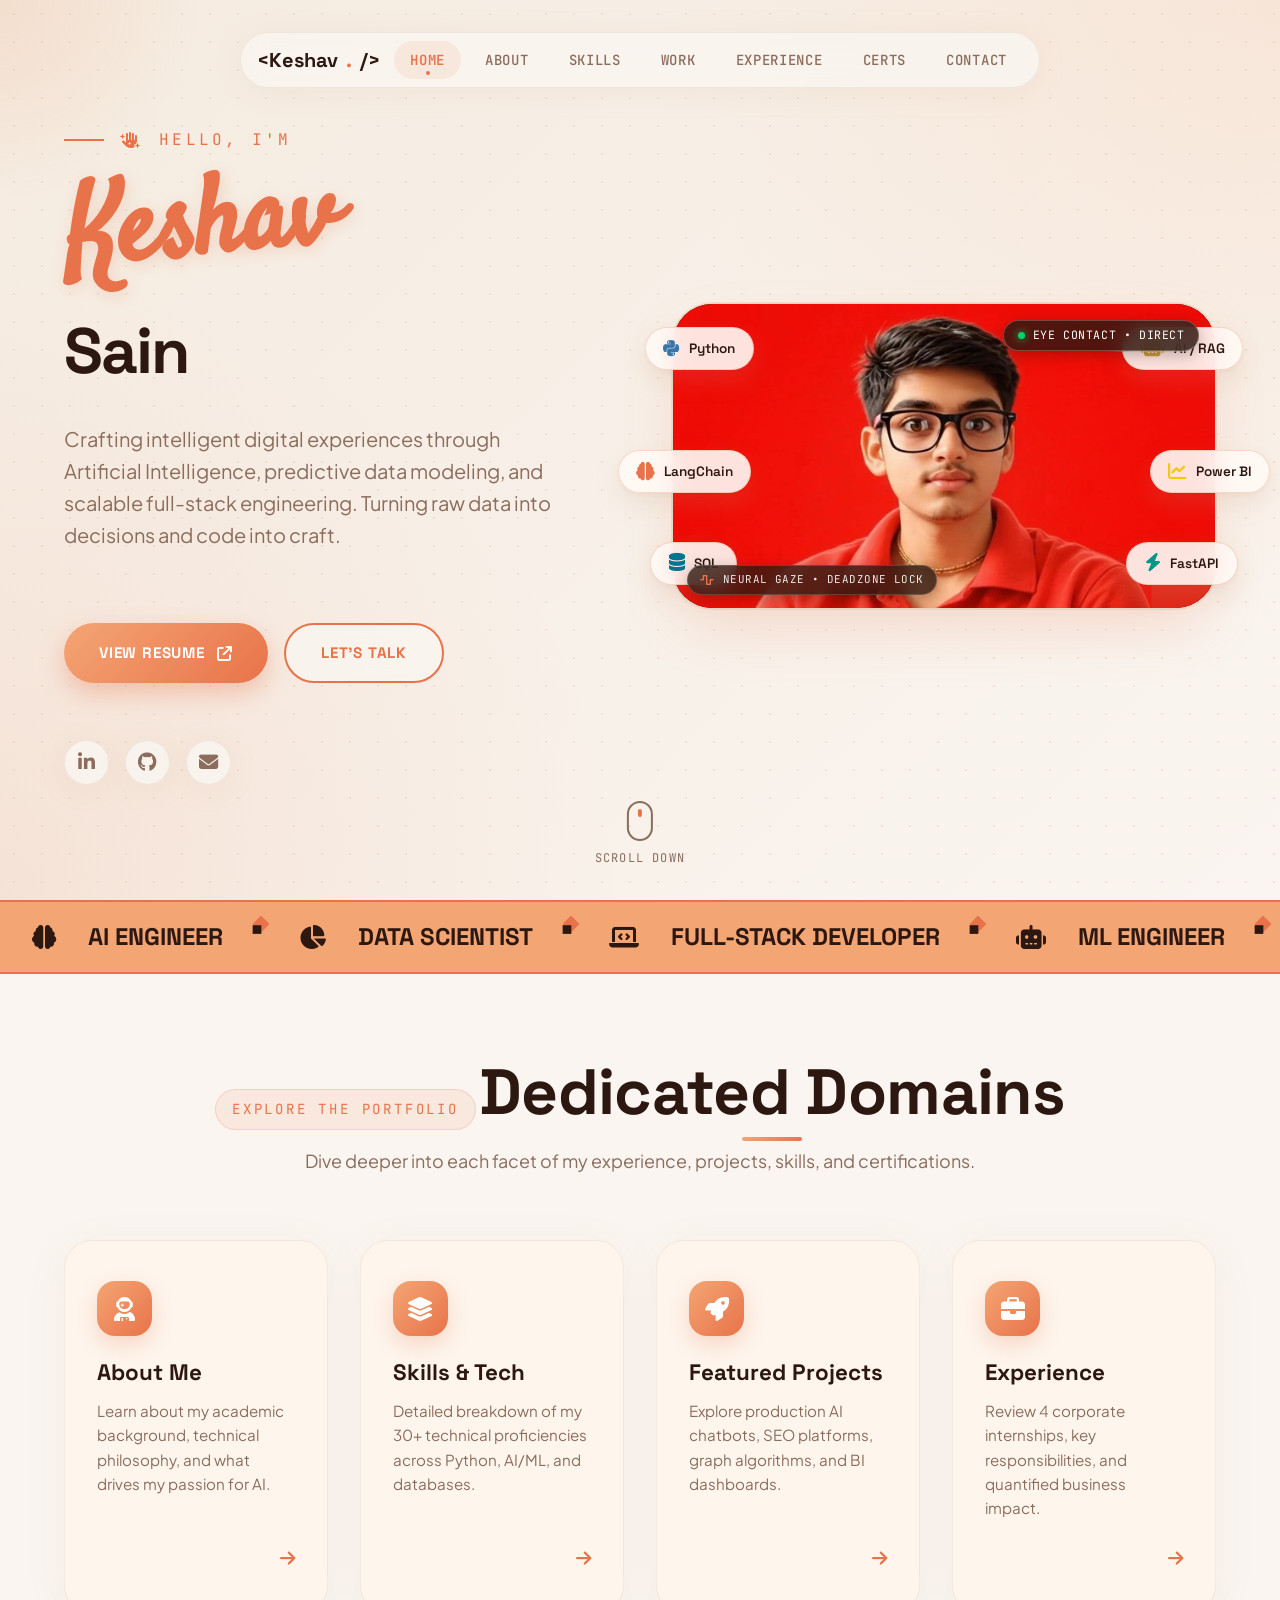
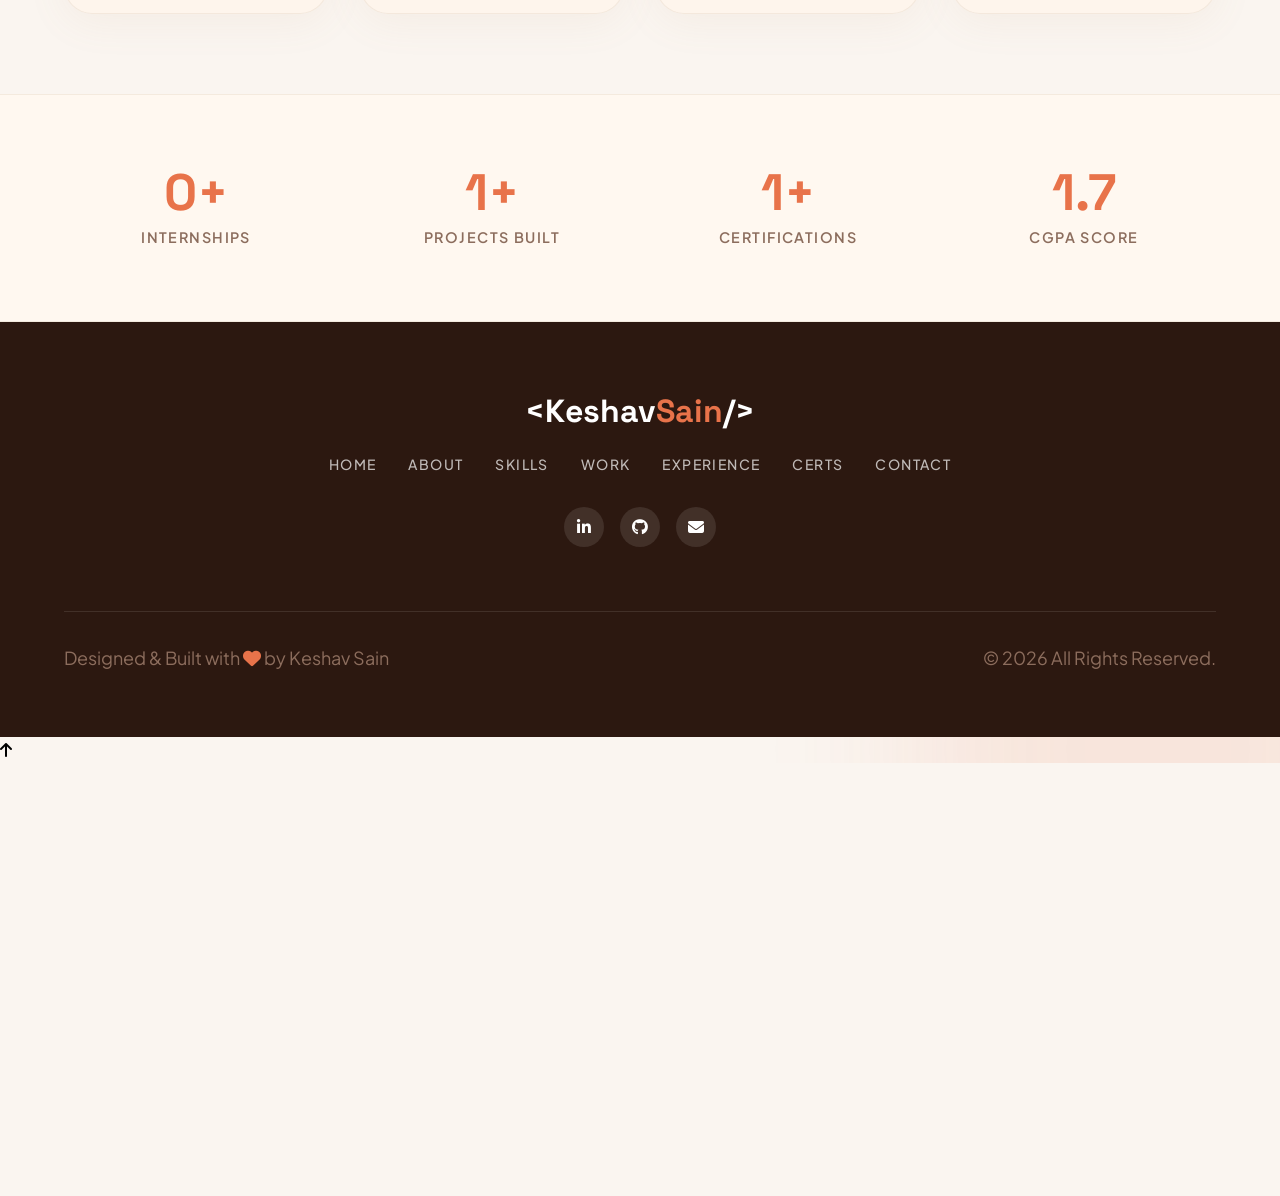
<file: index.html>
<!DOCTYPE html>
<html lang="en">
<head>
    <meta charset="UTF-8">
    <meta name="viewport" content="width=device-width, initial-scale=1.0">
    <meta name="description" content="Keshav Sain - AI Engineer, Data Scientist & Full-Stack Developer Portfolio">
    <meta name="keywords" content="Keshav Sain, AI Engineer, Data Scientist, Portfolio, Machine Learning, Python">
    <meta name="author" content="Keshav Sain">
    <title>Keshav Sain | AI Engineer &amp; Data Scientist</title>
    
    <!-- Google Fonts -->
    <link rel="preconnect" href="https://fonts.googleapis.com">
    <link rel="preconnect" href="https://fonts.gstatic.com" crossorigin>
    <link href="https://fonts.googleapis.com/css2?family=Plus+Jakarta+Sans:ital,wght@0,300;0,400;0,500;0,600;0,700;0,800;1,400&family=Space+Grotesk:wght@400;500;600;700&family=Satisfy&family=Caveat:wght@600;700&family=Inter:wght@300;400;500;600;700&family=JetBrains+Mono:wght@400;500&display=swap" rel="stylesheet">
    
    <!-- Font Awesome -->
    <link rel="stylesheet" href="https://cdnjs.cloudflare.com/ajax/libs/font-awesome/6.5.1/css/all.min.css">
    
    <!-- Main Stylesheet -->
    <link rel="stylesheet" href="style.css">
</head>
<body>

    <!-- ========== PRELOADER ========== -->
    <div id="preloader">
        <div class="loader">
            <div class="loader-ring"></div>
            <div class="loader-ring ring-2"></div>
            <span class="loader-text">KS</span>
        </div>
    </div>

    <!-- ========== CURSOR GLOW ========== -->
    <div class="cursor-glow" id="cursorGlow"></div>

    <!-- ========== DECORATIVE WARM BLOBS ========== -->
    <div class="blob blob-1"></div>
    <div class="blob blob-2"></div>
    <div class="blob blob-3"></div>

    <!-- ========== FLOATING TOP NAV PILL ========== -->
    <nav class="floating-nav" id="floatingNav">
        <div class="nav-pill-box">
            <a href="index.html" class="nav-logo">&lt;Keshav<span>.</span>/&gt;</a>
            <div class="nav-links">
                <a href="index.html" class="pill-nav-link current">HOME</a>
                <a href="about.html" class="pill-nav-link">ABOUT</a>
                <a href="skills.html" class="pill-nav-link">SKILLS</a>
                <a href="projects.html" class="pill-nav-link">WORK</a>
                <a href="experience.html" class="pill-nav-link">EXPERIENCE</a>
                <a href="certifications.html" class="pill-nav-link">CERTS</a>
                <a href="contact.html" class="pill-nav-link">CONTACT</a>
            </div>
            <button class="mobile-menu-btn" id="mobileMenuBtn" aria-label="Toggle navigation">
                <i class="fas fa-bars"></i>
            </button>
        </div>
    </nav>

    <!-- Mobile Nav Overlay -->
    <div class="mobile-nav-overlay" id="mobileNavOverlay">
        <div class="mobile-nav-list">
            <a href="index.html" class="mobile-nav-link current">HOME</a>
            <a href="about.html" class="mobile-nav-link">ABOUT</a>
            <a href="skills.html" class="mobile-nav-link">SKILLS</a>
            <a href="projects.html" class="mobile-nav-link">WORK</a>
            <a href="experience.html" class="mobile-nav-link">EXPERIENCE</a>
            <a href="certifications.html" class="mobile-nav-link">CERTS</a>
            <a href="contact.html" class="mobile-nav-link">CONTACT</a>
        </div>
    </div>

    <!-- ========== HERO SECTION ========== -->
    <section id="hero" class="luxury-hero">
        <div class="hero-warm-bg"></div>
        <div class="dot-grid-overlay"></div>

        <div class="container luxury-hero-container">
            <!-- Left: Typography & Actions -->
            <div class="luxury-hero-left reveal">
                <span class="luxury-kicker">
                    <i class="fas fa-hand-sparkles"></i> HELLO, I'M
                </span>
                <h1 class="luxury-script-name">Keshav</h1>
                <h2 class="luxury-surname">Sain</h2>
                <p class="luxury-hero-bio">
                    Crafting intelligent digital experiences through Artificial Intelligence, predictive data modeling, and scalable full-stack engineering. Turning raw data into decisions and code into craft.
                </p>
                <div class="hero-actions">
                    <a href="KeshavSain_Resume.pdf" target="_blank" class="btn-warm-filled btn-magnetic">
                        <span>VIEW RESUME</span>
                        <i class="fas fa-arrow-up-right-from-square"></i>
                    </a>
                    <a href="contact.html" class="btn-warm-outlined btn-magnetic">
                        LET'S TALK
                    </a>
                </div>
                <div class="luxury-hero-socials">
                    <a href="https://www.linkedin.com/in/keshav-sain-4450271b2" target="_blank" rel="noopener" class="social-icon-btn btn-magnetic" aria-label="LinkedIn">
                        <i class="fab fa-linkedin-in"></i>
                    </a>
                    <a href="https://github.com/Keshavsain1" target="_blank" rel="noopener" class="social-icon-btn btn-magnetic" aria-label="GitHub">
                        <i class="fab fa-github"></i>
                    </a>
                    <a href="mailto:Keshavsain.jpr@gmail.com" class="social-icon-btn btn-magnetic" aria-label="Email">
                        <i class="fas fa-envelope"></i>
                    </a>
                </div>
            </div>

            <!-- Right: Seamless Interactive Character Stage -->
            <div class="luxury-hero-right reveal">
                <div class="seamless-character-stage">
                    <!-- Floating Tech Badges (Positioned on Flanks Away from Text) -->
                    <div class="floating-badge badge-top-left">
                        <i class="fab fa-python" style="color: #3776ab;"></i>
                        <span>Python</span>
                    </div>
                    <div class="floating-badge badge-mid-left">
                        <i class="fas fa-brain" style="color: var(--accent-coral);"></i>
                        <span>LangChain</span>
                    </div>
                    <div class="floating-badge badge-bottom-left">
                        <i class="fas fa-database" style="color: #00758f;"></i>
                        <span>SQL</span>
                    </div>

                    <div class="floating-badge badge-top-right">
                        <i class="fas fa-robot" style="color: var(--accent-gold);"></i>
                        <span>AI / RAG</span>
                    </div>
                    <div class="floating-badge badge-mid-right">
                        <i class="fas fa-chart-line" style="color: #f2c811;"></i>
                        <span>Power BI</span>
                    </div>
                    <div class="floating-badge badge-bottom-right">
                        <i class="fas fa-bolt" style="color: #009688;"></i>
                        <span>FastAPI</span>
                    </div>

                    <div class="canvas-frame-wrap">
                        <div class="character-hud-top">
                            <span class="hud-status-dot"></span>
                            <span id="charAngleDisplay">360° HEAD TRACKING • 128 POSES</span>
                        </div>
                        <div class="character-hud-bottom">
                            <i class="fas fa-wave-square" style="color: var(--accent-coral);"></i>
                            <span id="charSectorDisplay">FARNEBACK OPTICAL FLOW • 2.81°/F</span>
                        </div>
                        <canvas id="characterCanvas" width="640" height="360"></canvas>
                    </div>
                </div>
            </div>
        </div>

        <div class="scroll-indicator">
            <div class="mouse">
                <div class="wheel"></div>
            </div>
            <span>Scroll Down</span>
        </div>
    </section>

    <!-- ========== MARQUEE TICKER ========== -->
    <div class="marquee-section">
        <div class="marquee-track">
            <div class="marquee-content">
                <span class="marquee-item"><i class="fas fa-brain"></i> AI ENGINEER</span><span class="marquee-dot">◆</span>
                <span class="marquee-item"><i class="fas fa-chart-pie"></i> DATA SCIENTIST</span><span class="marquee-dot">◆</span>
                <span class="marquee-item"><i class="fas fa-laptop-code"></i> FULL-STACK DEVELOPER</span><span class="marquee-dot">◆</span>
                <span class="marquee-item"><i class="fas fa-robot"></i> ML ENGINEER</span><span class="marquee-dot">◆</span>
                <span class="marquee-item"><i class="fas fa-search-dollar"></i> SEO SPECIALIST</span><span class="marquee-dot">◆</span>
                <span class="marquee-item"><i class="fab fa-python"></i> PYTHON DEVELOPER</span><span class="marquee-dot">◆</span>
                <span class="marquee-item"><i class="fas fa-brain"></i> AI ENGINEER</span><span class="marquee-dot">◆</span>
                <span class="marquee-item"><i class="fas fa-chart-pie"></i> DATA SCIENTIST</span><span class="marquee-dot">◆</span>
                <span class="marquee-item"><i class="fas fa-laptop-code"></i> FULL-STACK DEVELOPER</span><span class="marquee-dot">◆</span>
                <span class="marquee-item"><i class="fas fa-robot"></i> ML ENGINEER</span><span class="marquee-dot">◆</span>
                <span class="marquee-item"><i class="fas fa-search-dollar"></i> SEO SPECIALIST</span><span class="marquee-dot">◆</span>
                <span class="marquee-item"><i class="fab fa-python"></i> PYTHON DEVELOPER</span><span class="marquee-dot">◆</span>
            </div>
        </div>
    </div>

    <!-- ========== QUICK EXPLORATION HIGHLIGHTS ========== -->
    <section class="highlights-section">
        <div class="container">
            <div class="section-header reveal">
                <span class="section-subtitle">EXPLORE THE PORTFOLIO</span>
                <h2 class="section-title">Dedicated Domains</h2>
                <p class="section-desc">Dive deeper into each facet of my experience, projects, skills, and certifications.</p>
            </div>

            <div class="highlights-grid">
                <a href="about.html" class="highlight-card reveal tilt-card" data-tilt>
                    <div class="highlight-icon layer-float"><i class="fas fa-user-astronaut"></i></div>
                    <h3 class="layer-front">About Me</h3>
                    <p class="layer-mid">Learn about my academic background, technical philosophy, and what drives my passion for AI.</p>
                    <span class="highlight-arrow layer-front"><i class="fas fa-arrow-right"></i></span>
                </a>
                
                <a href="skills.html" class="highlight-card reveal tilt-card" data-tilt>
                    <div class="highlight-icon layer-float"><i class="fas fa-layer-group"></i></div>
                    <h3 class="layer-front">Skills &amp; Tech</h3>
                    <p class="layer-mid">Detailed breakdown of my 30+ technical proficiencies across Python, AI/ML, and databases.</p>
                    <span class="highlight-arrow layer-front"><i class="fas fa-arrow-right"></i></span>
                </a>
                
                <a href="projects.html" class="highlight-card reveal tilt-card" data-tilt>
                    <div class="highlight-icon layer-float"><i class="fas fa-rocket"></i></div>
                    <h3 class="layer-front">Featured Projects</h3>
                    <p class="layer-mid">Explore production AI chatbots, SEO platforms, graph algorithms, and BI dashboards.</p>
                    <span class="highlight-arrow layer-front"><i class="fas fa-arrow-right"></i></span>
                </a>
                
                <a href="experience.html" class="highlight-card reveal tilt-card" data-tilt>
                    <div class="highlight-icon layer-float"><i class="fas fa-briefcase"></i></div>
                    <h3 class="layer-front">Experience</h3>
                    <p class="layer-mid">Review 4 corporate internships, key responsibilities, and quantified business impact.</p>
                    <span class="highlight-arrow layer-front"><i class="fas fa-arrow-right"></i></span>
                </a>
            </div>
        </div>
    </section>

    <!-- ========== STATS BAR ========== -->
    <section class="stats-bar">
        <div class="container">
            <div class="stats-bar-grid">
                <div class="stats-bar-item reveal">
                    <div class="stats-bar-number" data-target="4" data-suffix="+">0</div>
                    <div class="stats-bar-label">Internships</div>
                </div>
                <div class="stats-bar-item reveal">
                    <div class="stats-bar-number" data-target="7" data-suffix="+">0</div>
                    <div class="stats-bar-label">Projects Built</div>
                </div>
                <div class="stats-bar-item reveal">
                    <div class="stats-bar-number" data-target="6" data-suffix="+">0</div>
                    <div class="stats-bar-label">Certifications</div>
                </div>
                <div class="stats-bar-item reveal">
                    <div class="stats-bar-number" data-target="8.0" data-suffix="" data-decimal="true">0</div>
                    <div class="stats-bar-label">CGPA Score</div>
                </div>
            </div>
        </div>
    </section>

    <!-- ========== FOOTER ========== -->
    <footer class="site-footer" id="footer">
        <div class="container">
            <div class="footer-top">
                <a href="index.html" class="footer-logo">&lt;Keshav<span>Sain</span>/&gt;</a>
                <div class="footer-links">
                    <a href="index.html">HOME</a>
                    <a href="about.html">ABOUT</a>
                    <a href="skills.html">SKILLS</a>
                    <a href="projects.html">WORK</a>
                    <a href="experience.html">EXPERIENCE</a>
                    <a href="certifications.html">CERTS</a>
                    <a href="contact.html">CONTACT</a>
                </div>
                <div class="footer-socials">
                    <a href="https://www.linkedin.com/in/keshav-sain-4450271b2" target="_blank" rel="noopener" aria-label="LinkedIn"><i class="fab fa-linkedin-in"></i></a>
                    <a href="https://github.com/Keshavsain1" target="_blank" rel="noopener" aria-label="GitHub"><i class="fab fa-github"></i></a>
                    <a href="mailto:Keshavsain.jpr@gmail.com" aria-label="Email"><i class="fas fa-envelope"></i></a>
                </div>
            </div>
            <div class="footer-bottom">
                <p class="footer-text">Designed &amp; Built with <i class="fas fa-heart"></i> by Keshav Sain</p>
                <p class="footer-copyright">&copy; 2026 All Rights Reserved.</p>
            </div>
        </div>
    </footer>

    <!-- ========== BACK TO TOP & TOAST ========== -->
    <button id="backToTop" aria-label="Back to top">
        <i class="fas fa-arrow-up"></i>
    </button>

    <div id="toast" class="toast">
        <i class="fas fa-check-circle"></i>
        <span>Message sent successfully! I'll get back to you soon.</span>
    </div>

    <!-- Main Script -->
    <script src="script.js"></script>
</body>
</html>
</file>
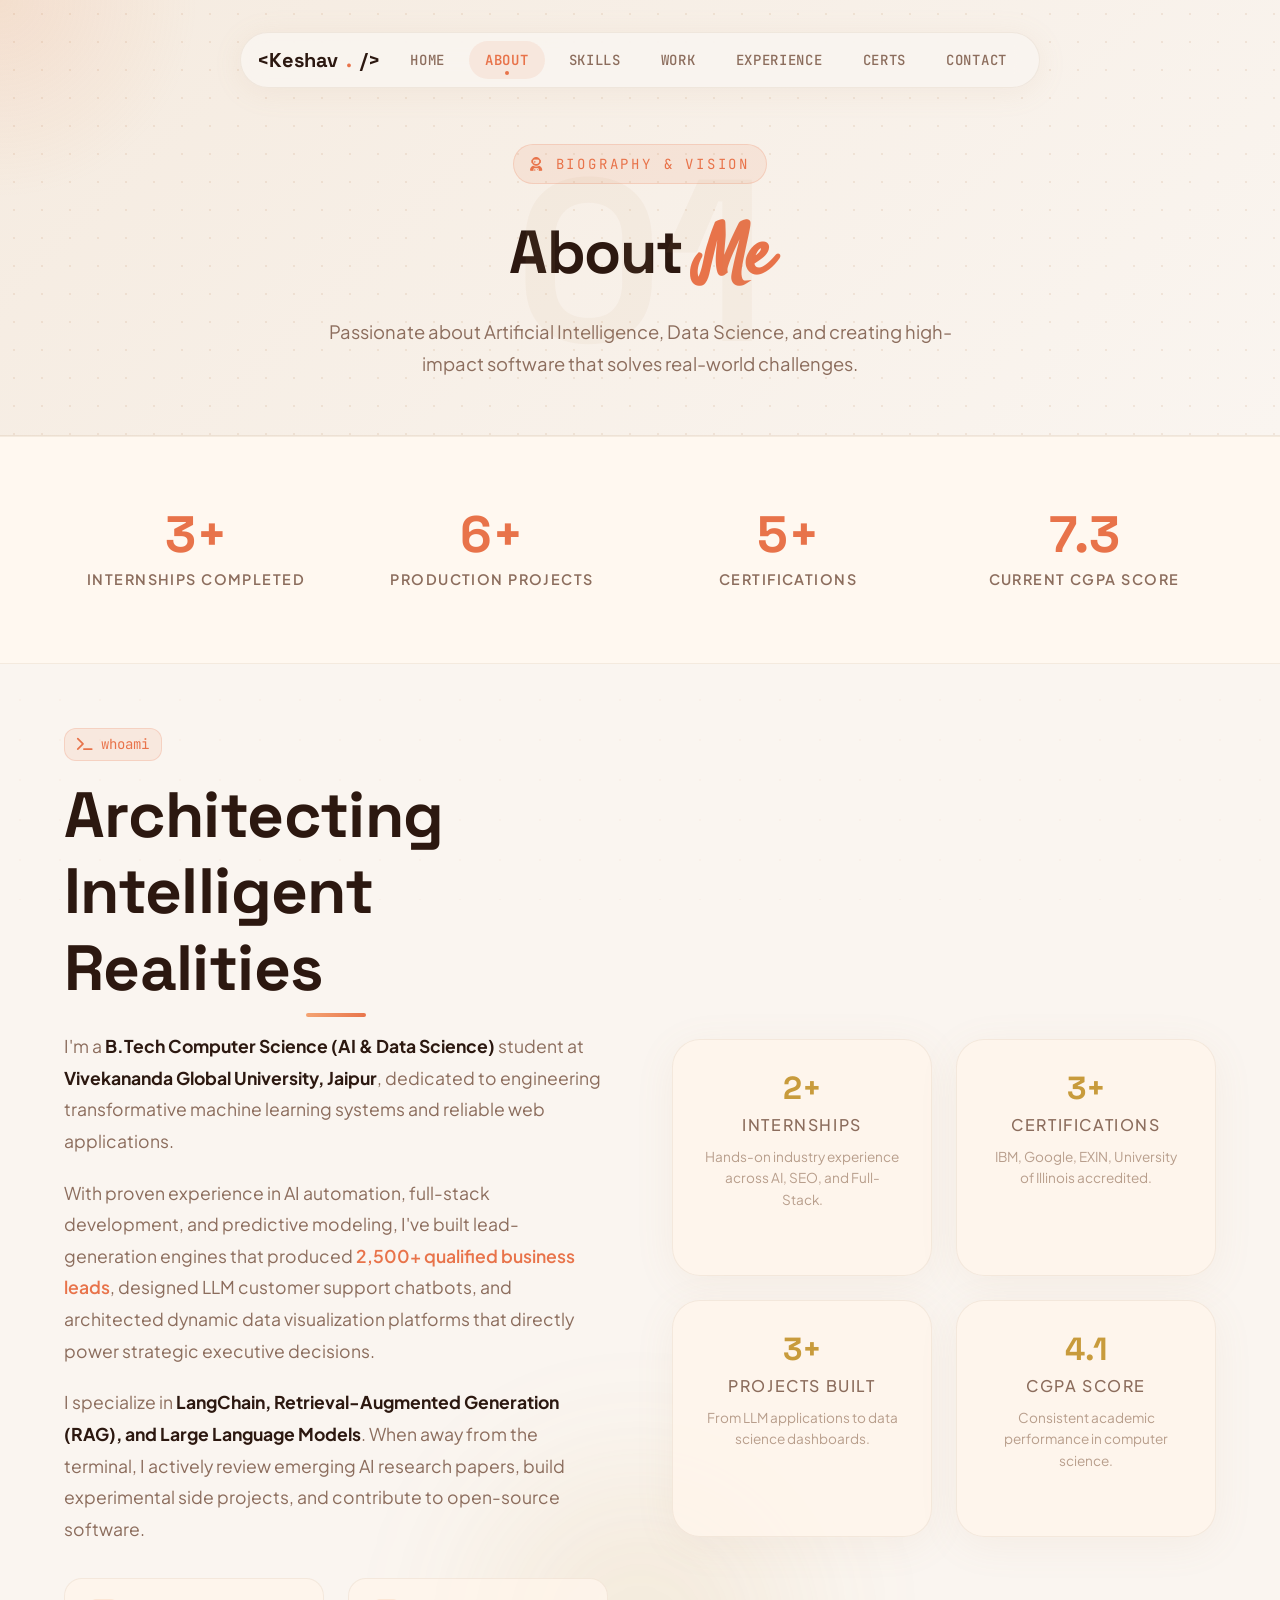
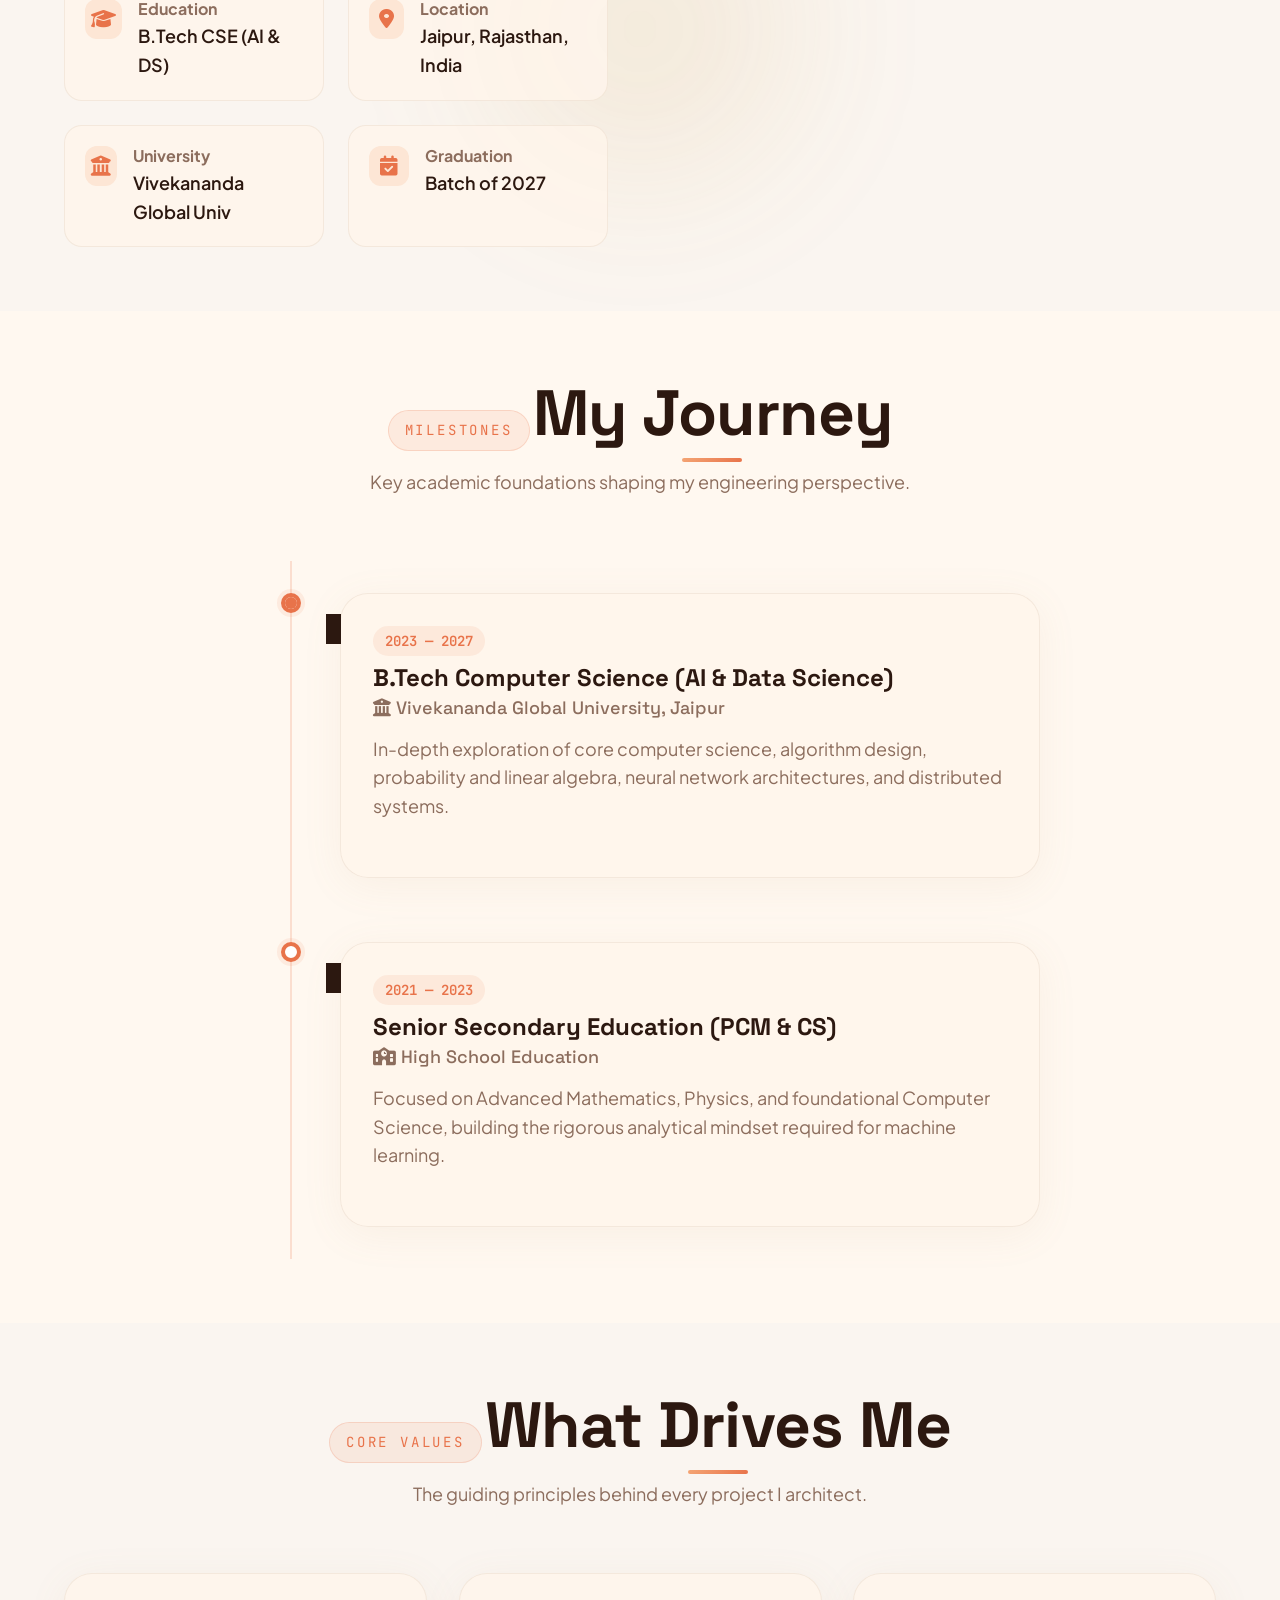
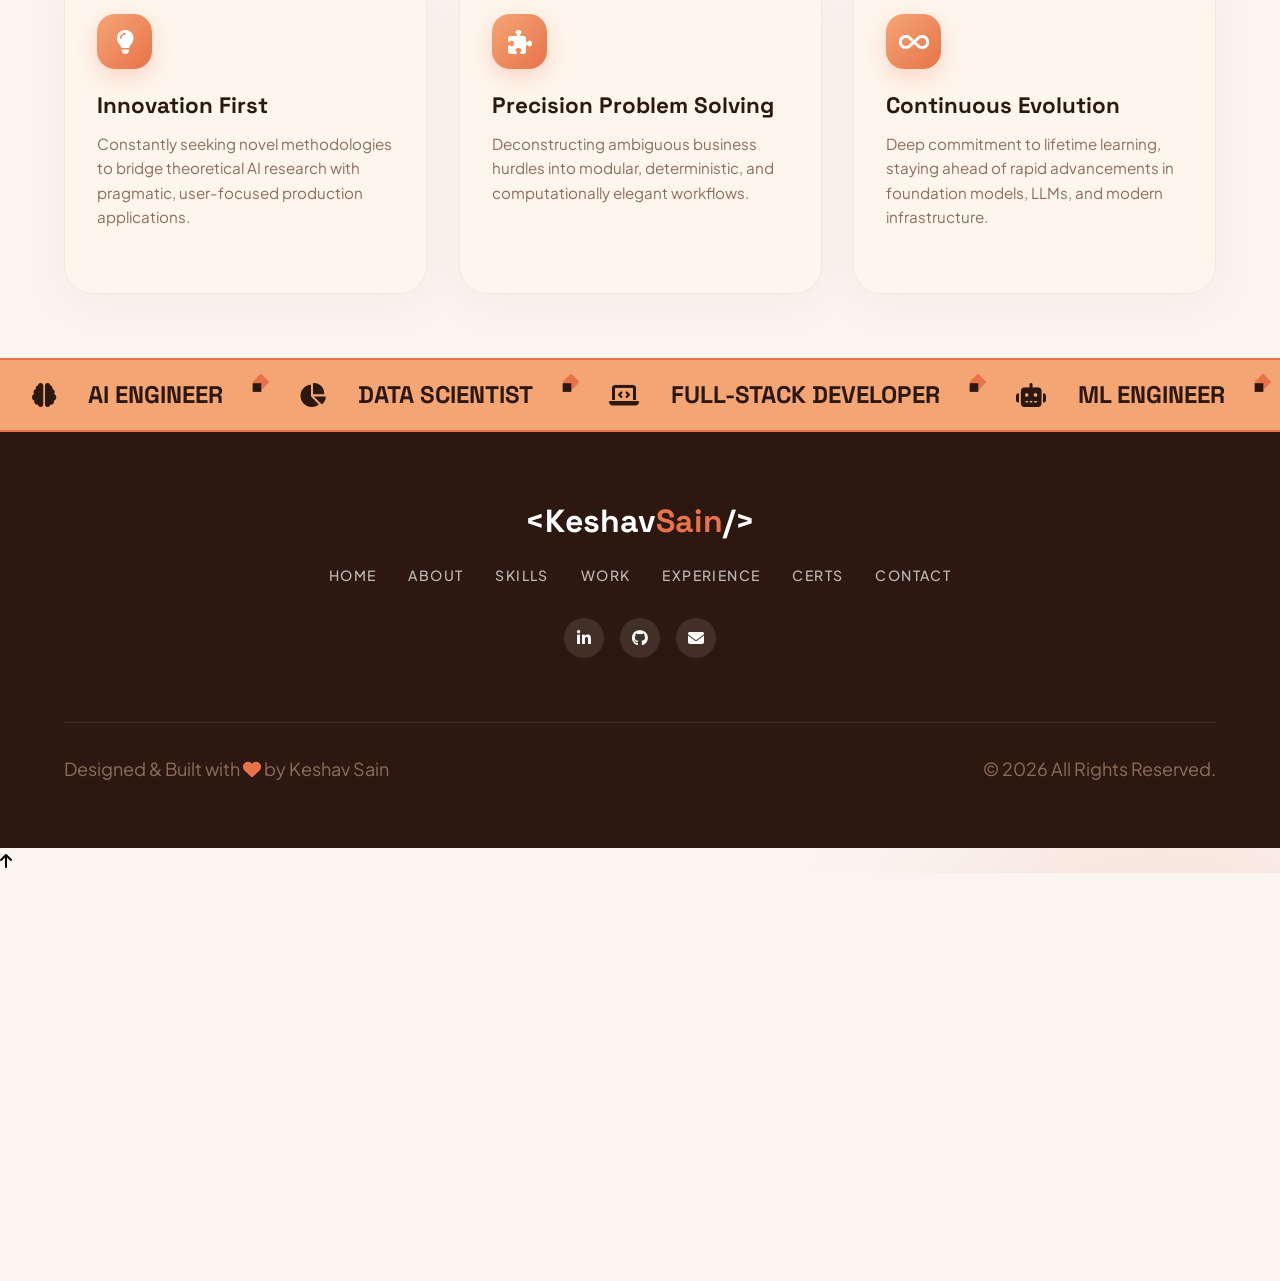
<file: about.html>
<!DOCTYPE html>
<html lang="en">
<head>
    <meta charset="UTF-8">
    <meta name="viewport" content="width=device-width, initial-scale=1.0">
    <title>About Me | Keshav Sain</title>
    <meta name="description" content="About Keshav Sain - B.Tech CSE (AI & Data Science) student, researcher, and engineer.">
    
    <!-- Google Fonts -->
    <link rel="preconnect" href="https://fonts.googleapis.com">
    <link rel="preconnect" href="https://fonts.gstatic.com" crossorigin>
    <link href="https://fonts.googleapis.com/css2?family=Plus+Jakarta+Sans:ital,wght@0,300;0,400;0,500;0,600;0,700;0,800;1,400&family=Space+Grotesk:wght@400;500;600;700&family=Satisfy&family=Caveat:wght@600;700&family=Inter:wght@300;400;500;600;700&family=JetBrains+Mono:wght@400;500&display=swap" rel="stylesheet">
    
    <!-- Font Awesome -->
    <link rel="stylesheet" href="https://cdnjs.cloudflare.com/ajax/libs/font-awesome/6.5.1/css/all.min.css">
    
    <!-- Main Stylesheet -->
    <link rel="stylesheet" href="style.css">
</head>
<body>

    <!-- ========== PRELOADER ========== -->
    <div id="preloader">
        <div class="loader">
            <div class="loader-ring"></div>
            <div class="loader-ring ring-2"></div>
            <span class="loader-text">KS</span>
        </div>
    </div>

    <!-- ========== CURSOR GLOW ========== -->
    <div class="cursor-glow" id="cursorGlow"></div>

    <!-- ========== DECORATIVE WARM BLOBS ========== -->
    <div class="blob blob-1"></div>
    <div class="blob blob-2"></div>
    <div class="blob blob-3"></div>

    <!-- ========== FLOATING TOP NAV PILL ========== -->
    <nav class="floating-nav" id="floatingNav">
        <div class="nav-pill-box">
            <a href="index.html" class="nav-logo">&lt;Keshav<span>.</span>/&gt;</a>
            <div class="nav-links">
                <a href="index.html" class="pill-nav-link">HOME</a>
                <a href="about.html" class="pill-nav-link current">ABOUT</a>
                <a href="skills.html" class="pill-nav-link">SKILLS</a>
                <a href="projects.html" class="pill-nav-link">WORK</a>
                <a href="experience.html" class="pill-nav-link">EXPERIENCE</a>
                <a href="certifications.html" class="pill-nav-link">CERTS</a>
                <a href="contact.html" class="pill-nav-link">CONTACT</a>
            </div>
            <button class="mobile-menu-btn" id="mobileMenuBtn" aria-label="Toggle navigation">
                <i class="fas fa-bars"></i>
            </button>
        </div>
    </nav>

    <!-- Mobile Nav Overlay -->
    <div class="mobile-nav-overlay" id="mobileNavOverlay">
        <div class="mobile-nav-list">
            <a href="index.html" class="mobile-nav-link">HOME</a>
            <a href="about.html" class="mobile-nav-link current">ABOUT</a>
            <a href="skills.html" class="mobile-nav-link">SKILLS</a>
            <a href="projects.html" class="mobile-nav-link">WORK</a>
            <a href="experience.html" class="mobile-nav-link">EXPERIENCE</a>
            <a href="certifications.html" class="mobile-nav-link">CERTS</a>
            <a href="contact.html" class="mobile-nav-link">CONTACT</a>
        </div>
    </div>

    <!-- ========== PAGE HERO BANNER ========== -->
    <section class="page-hero reveal">
        <div class="dot-grid-overlay"></div>
        <div class="hero-content">
            <span class="bg-number">01</span>
            <span class="section-subtitle"><i class="fas fa-user-astronaut"></i> BIOGRAPHY &amp; VISION</span>
            <h1 class="page-title">About <span>Me</span></h1>
            <p class="page-subtitle">Passionate about Artificial Intelligence, Data Science, and creating high-impact software that solves real-world challenges.</p>
        </div>
    </section>

    <!-- ========== STATS BAR ========== -->
    <section class="stats-bar">
        <div class="container">
            <div class="stats-bar-grid">
                <div class="stats-bar-item reveal">
                    <div class="stats-bar-number" data-target="4" data-suffix="+">0</div>
                    <div class="stats-bar-label">Internships Completed</div>
                </div>
                <div class="stats-bar-item reveal">
                    <div class="stats-bar-number" data-target="7" data-suffix="+">0</div>
                    <div class="stats-bar-label">Production Projects</div>
                </div>
                <div class="stats-bar-item reveal">
                    <div class="stats-bar-number" data-target="6" data-suffix="+">0</div>
                    <div class="stats-bar-label">Certifications</div>
                </div>
                <div class="stats-bar-item reveal">
                    <div class="stats-bar-number" data-target="8.0" data-suffix="" data-decimal="true">0</div>
                    <div class="stats-bar-label">Current CGPA Score</div>
                </div>
            </div>
        </div>
    </section>

    <!-- ========== MAIN ABOUT SECTION ========== -->
    <section class="about-section" style="padding: 4rem 0;">
        <div class="container">
            <div class="about-grid">
                <!-- Left: Bio & Personal Info -->
                <div class="about-text reveal">
                    <div class="about-intro-tag">
                        <i class="fas fa-terminal"></i> whoami
                    </div>
                    <h2 class="section-title" style="margin-bottom: 1.5rem;">Architecting Intelligent Realities</h2>
                    
                    <p style="font-size: 1.1rem; line-height: 1.8; color: var(--text-secondary); margin-bottom: 1.25rem;">
                        I'm a <strong style="color: var(--text-primary);">B.Tech Computer Science (AI &amp; Data Science)</strong> student at 
                        <strong style="color: var(--text-primary);">Vivekananda Global University, Jaipur</strong>, dedicated to engineering transformative machine learning systems and reliable web applications.
                    </p>
                    
                    <p style="font-size: 1.1rem; line-height: 1.8; color: var(--text-secondary); margin-bottom: 1.25rem;">
                        With proven experience in AI automation, full-stack development, and predictive modeling, I've built lead-generation engines that produced <span class="highlight">2,500+ qualified business leads</span>, designed LLM customer support chatbots, and architected dynamic data visualization platforms that directly power strategic executive decisions.
                    </p>
                    
                    <p style="font-size: 1.1rem; line-height: 1.8; color: var(--text-secondary); margin-bottom: 2rem;">
                        I specialize in <strong style="color: var(--text-primary);">LangChain, Retrieval-Augmented Generation (RAG), and Large Language Models</strong>. When away from the terminal, I actively review emerging AI research papers, build experimental side projects, and contribute to open-source software.
                    </p>

                    <!-- Info Grid -->
                    <div class="info-list" style="display: grid; grid-template-columns: 1fr 1fr; gap: 1.5rem;">
                        <div class="info-item" style="background: var(--bg-card); padding: 1.25rem; border-radius: var(--radius-md); border: var(--glass-border);">
                            <div class="info-icon"><i class="fas fa-graduation-cap"></i></div>
                            <div class="info-content">
                                <h4>Education</h4>
                                <span>B.Tech CSE (AI &amp; DS)</span>
                            </div>
                        </div>

                        <div class="info-item" style="background: var(--bg-card); padding: 1.25rem; border-radius: var(--radius-md); border: var(--glass-border);">
                            <div class="info-icon"><i class="fas fa-map-marker-alt"></i></div>
                            <div class="info-content">
                                <h4>Location</h4>
                                <span>Jaipur, Rajasthan, India</span>
                            </div>
                        </div>

                        <div class="info-item" style="background: var(--bg-card); padding: 1.25rem; border-radius: var(--radius-md); border: var(--glass-border);">
                            <div class="info-icon"><i class="fas fa-university"></i></div>
                            <div class="info-content">
                                <h4>University</h4>
                                <span>Vivekananda Global Univ</span>
                            </div>
                        </div>

                        <div class="info-item" style="background: var(--bg-card); padding: 1.25rem; border-radius: var(--radius-md); border: var(--glass-border);">
                            <div class="info-icon"><i class="fas fa-calendar-check"></i></div>
                            <div class="info-content">
                                <h4>Graduation</h4>
                                <span>Batch of 2027</span>
                            </div>
                        </div>
                    </div>
                </div>

                <!-- Right: Stats & Highlights -->
                <div class="about-stats reveal">
                    <div class="stat-card tilt-card" data-tilt>
                        <div class="stat-num layer-front">
                            <span class="stat-number" data-target="4" data-suffix="+">0</span>
                        </div>
                        <div class="stat-text layer-mid">Internships</div>
                        <p class="layer-base" style="color: var(--text-light); font-size: 0.85rem; margin-top: 0.5rem;">Hands-on industry experience across AI, SEO, and Full-Stack.</p>
                    </div>

                    <div class="stat-card tilt-card" data-tilt>
                        <div class="stat-num layer-front">
                            <span class="stat-number" data-target="6" data-suffix="+">0</span>
                        </div>
                        <div class="stat-text layer-mid">Certifications</div>
                        <p class="layer-base" style="color: var(--text-light); font-size: 0.85rem; margin-top: 0.5rem;">IBM, Google, EXIN, University of Illinois accredited.</p>
                    </div>

                    <div class="stat-card tilt-card" data-tilt>
                        <div class="stat-num layer-front">
                            <span class="stat-number" data-target="7" data-suffix="+">0</span>
                        </div>
                        <div class="stat-text layer-mid">Projects Built</div>
                        <p class="layer-base" style="color: var(--text-light); font-size: 0.85rem; margin-top: 0.5rem;">From LLM applications to data science dashboards.</p>
                    </div>

                    <div class="stat-card tilt-card" data-tilt>
                        <div class="stat-num layer-front">
                            <span class="stat-number" data-target="8.0" data-suffix="" data-decimal="true">0</span>
                        </div>
                        <div class="stat-text layer-mid">CGPA Score</div>
                        <p class="layer-base" style="color: var(--text-light); font-size: 0.85rem; margin-top: 0.5rem;">Consistent academic performance in computer science.</p>
                    </div>
                </div>
            </div>
        </div>
    </section>

    <!-- ========== ACADEMIC JOURNEY ========== -->
    <section class="journey-section" style="padding: 4rem 0; background: var(--bg-section-alt);">
        <div class="container">
            <div class="section-header reveal">
                <span class="section-subtitle">MILESTONES</span>
                <h2 class="section-title">My Journey</h2>
                <p class="section-desc">Key academic foundations shaping my engineering perspective.</p>
            </div>

            <div class="timeline" style="max-width: 800px; margin: 0 auto;">
                <div class="timeline-item reveal">
                    <div class="timeline-dot">
                        <div class="dot-ping"></div>
                    </div>
                    <div class="timeline-content">
                        <span class="timeline-date">2023 — 2027</span>
                        <h3 class="timeline-title">B.Tech Computer Science (AI &amp; Data Science)</h3>
                        <h4 class="timeline-company"><i class="fas fa-university"></i> Vivekananda Global University, Jaipur</h4>
                        <p class="timeline-desc">
                            In-depth exploration of core computer science, algorithm design, probability and linear algebra, neural network architectures, and distributed systems.
                        </p>
                    </div>
                </div>

                <div class="timeline-item reveal">
                    <div class="timeline-dot"></div>
                    <div class="timeline-content">
                        <span class="timeline-date">2021 — 2023</span>
                        <h3 class="timeline-title">Senior Secondary Education (PCM &amp; CS)</h3>
                        <h4 class="timeline-company"><i class="fas fa-school"></i> High School Education</h4>
                        <p class="timeline-desc">
                            Focused on Advanced Mathematics, Physics, and foundational Computer Science, building the rigorous analytical mindset required for machine learning.
                        </p>
                    </div>
                </div>
            </div>
        </div>
    </section>

    <!-- ========== WHAT DRIVES ME (3 CARDS) ========== -->
    <section class="drives-me-section" style="padding: 4rem 0;">
        <div class="container">
            <div class="section-header reveal">
                <span class="section-subtitle">CORE VALUES</span>
                <h2 class="section-title">What Drives Me</h2>
                <p class="section-desc">The guiding principles behind every project I architect.</p>
            </div>

            <div class="highlights-grid">
                <div class="highlight-card reveal tilt-card" data-tilt>
                    <div class="highlight-icon layer-float"><i class="fas fa-lightbulb"></i></div>
                    <h3 class="layer-front">Innovation First</h3>
                    <p class="layer-mid">Constantly seeking novel methodologies to bridge theoretical AI research with pragmatic, user-focused production applications.</p>
                </div>

                <div class="highlight-card reveal tilt-card" data-tilt>
                    <div class="highlight-icon layer-float"><i class="fas fa-puzzle-piece"></i></div>
                    <h3 class="layer-front">Precision Problem Solving</h3>
                    <p class="layer-mid">Deconstructing ambiguous business hurdles into modular, deterministic, and computationally elegant workflows.</p>
                </div>

                <div class="highlight-card reveal tilt-card" data-tilt>
                    <div class="highlight-icon layer-float"><i class="fas fa-infinity"></i></div>
                    <h3 class="layer-front">Continuous Evolution</h3>
                    <p class="layer-mid">Deep commitment to lifetime learning, staying ahead of rapid advancements in foundation models, LLMs, and modern infrastructure.</p>
                </div>
            </div>
        </div>
    </section>

    <!-- ========== MARQUEE TICKER ========== -->
    <div class="marquee-section">
        <div class="marquee-track">
            <div class="marquee-content">
                <span class="marquee-item"><i class="fas fa-brain"></i> AI ENGINEER</span><span class="marquee-dot">◆</span>
                <span class="marquee-item"><i class="fas fa-chart-pie"></i> DATA SCIENTIST</span><span class="marquee-dot">◆</span>
                <span class="marquee-item"><i class="fas fa-laptop-code"></i> FULL-STACK DEVELOPER</span><span class="marquee-dot">◆</span>
                <span class="marquee-item"><i class="fas fa-robot"></i> ML ENGINEER</span><span class="marquee-dot">◆</span>
                <span class="marquee-item"><i class="fas fa-search-dollar"></i> SEO SPECIALIST</span><span class="marquee-dot">◆</span>
                <span class="marquee-item"><i class="fab fa-python"></i> PYTHON DEVELOPER</span><span class="marquee-dot">◆</span>
                <span class="marquee-item"><i class="fas fa-brain"></i> AI ENGINEER</span><span class="marquee-dot">◆</span>
                <span class="marquee-item"><i class="fas fa-chart-pie"></i> DATA SCIENTIST</span><span class="marquee-dot">◆</span>
                <span class="marquee-item"><i class="fas fa-laptop-code"></i> FULL-STACK DEVELOPER</span><span class="marquee-dot">◆</span>
                <span class="marquee-item"><i class="fas fa-robot"></i> ML ENGINEER</span><span class="marquee-dot">◆</span>
                <span class="marquee-item"><i class="fas fa-search-dollar"></i> SEO SPECIALIST</span><span class="marquee-dot">◆</span>
                <span class="marquee-item"><i class="fab fa-python"></i> PYTHON DEVELOPER</span><span class="marquee-dot">◆</span>
            </div>
        </div>
    </div>

    <!-- ========== FOOTER ========== -->
    <footer class="site-footer" id="footer">
        <div class="container">
            <div class="footer-top">
                <a href="index.html" class="footer-logo">&lt;Keshav<span>Sain</span>/&gt;</a>
                <div class="footer-links">
                    <a href="index.html">HOME</a>
                    <a href="about.html">ABOUT</a>
                    <a href="skills.html">SKILLS</a>
                    <a href="projects.html">WORK</a>
                    <a href="experience.html">EXPERIENCE</a>
                    <a href="certifications.html">CERTS</a>
                    <a href="contact.html">CONTACT</a>
                </div>
                <div class="footer-socials">
                    <a href="https://www.linkedin.com/in/keshav-sain-4450271b2" target="_blank" rel="noopener" aria-label="LinkedIn"><i class="fab fa-linkedin-in"></i></a>
                    <a href="https://github.com/Keshavsain1" target="_blank" rel="noopener" aria-label="GitHub"><i class="fab fa-github"></i></a>
                    <a href="mailto:Keshavsain.jpr@gmail.com" aria-label="Email"><i class="fas fa-envelope"></i></a>
                </div>
            </div>
            <div class="footer-bottom">
                <p class="footer-text">Designed &amp; Built with <i class="fas fa-heart"></i> by Keshav Sain</p>
                <p class="footer-copyright">&copy; 2026 All Rights Reserved.</p>
            </div>
        </div>
    </footer>

    <!-- ========== BACK TO TOP & TOAST ========== -->
    <button id="backToTop" aria-label="Back to top">
        <i class="fas fa-arrow-up"></i>
    </button>

    <div id="toast" class="toast">
        <i class="fas fa-check-circle"></i>
        <span>Message sent successfully! I'll get back to you soon.</span>
    </div>

    <!-- Main Script -->
    <script src="script.js"></script>
</body>
</html>
</file>
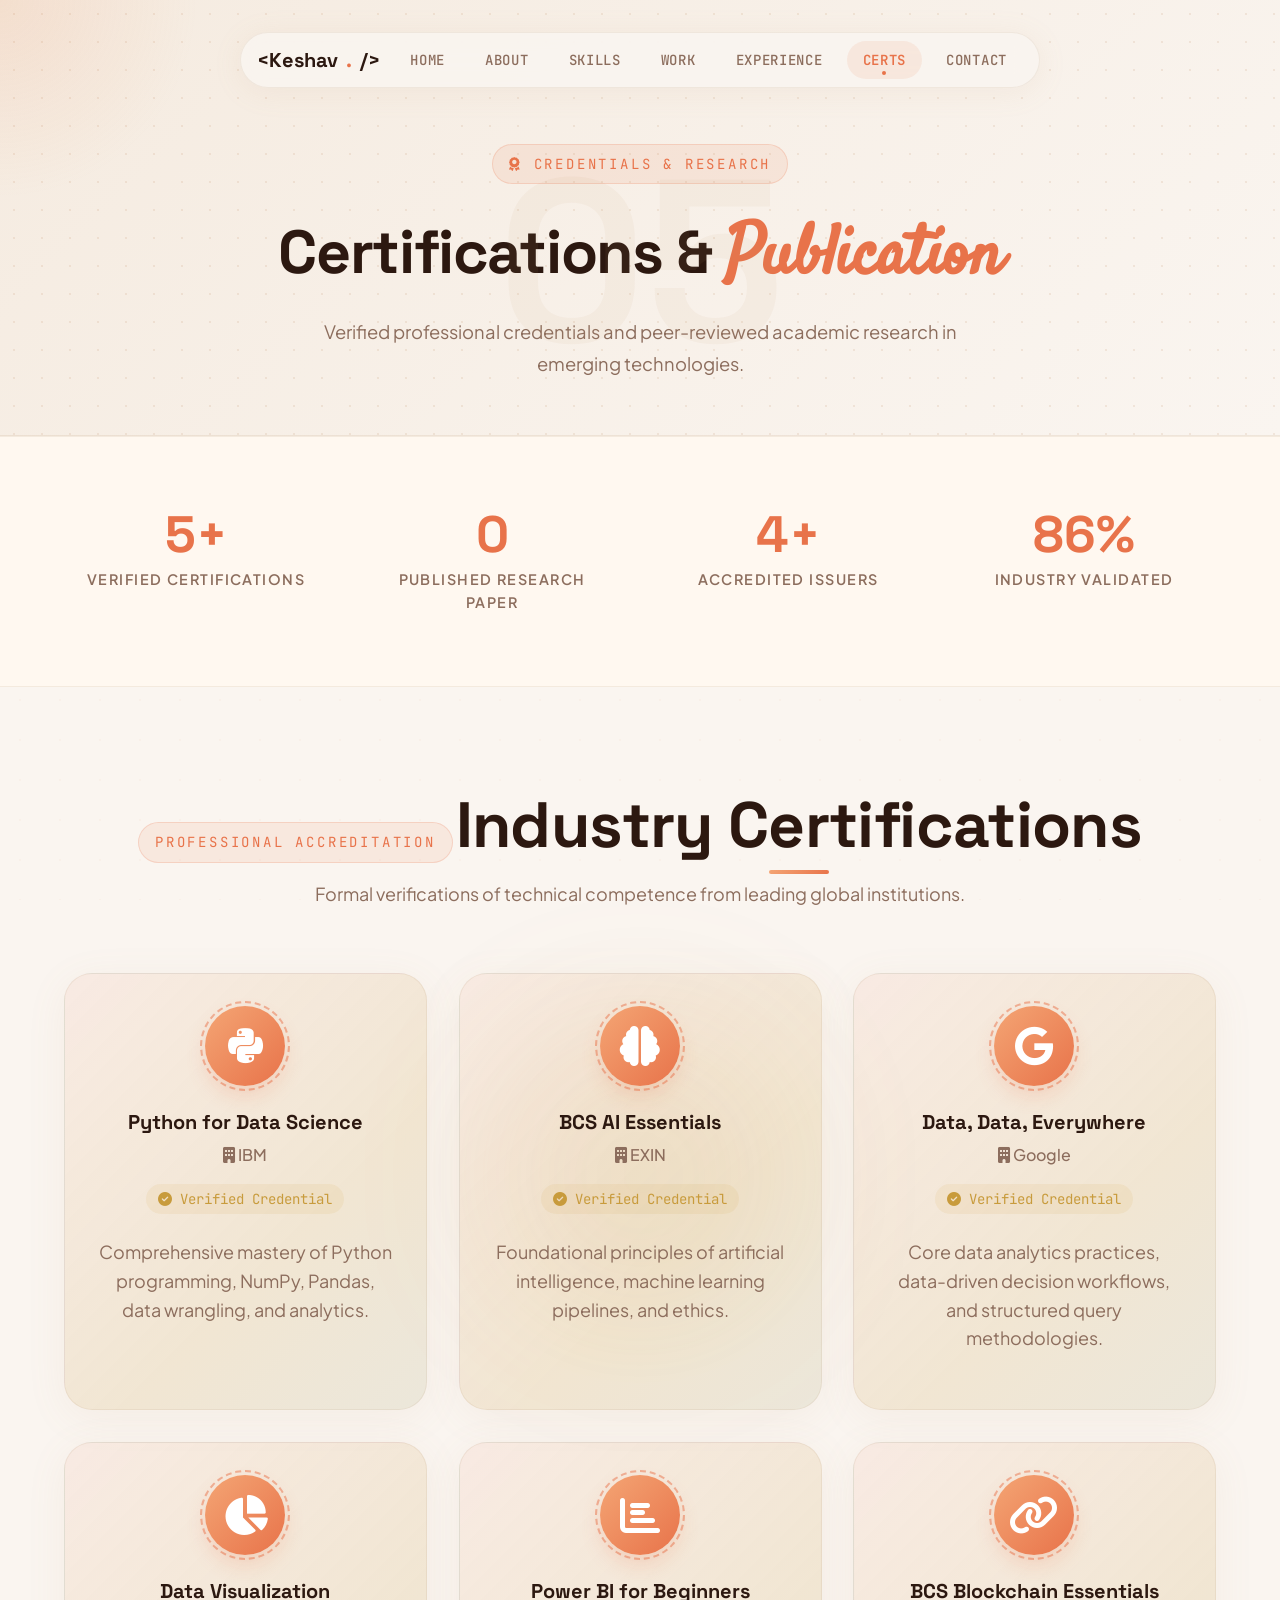
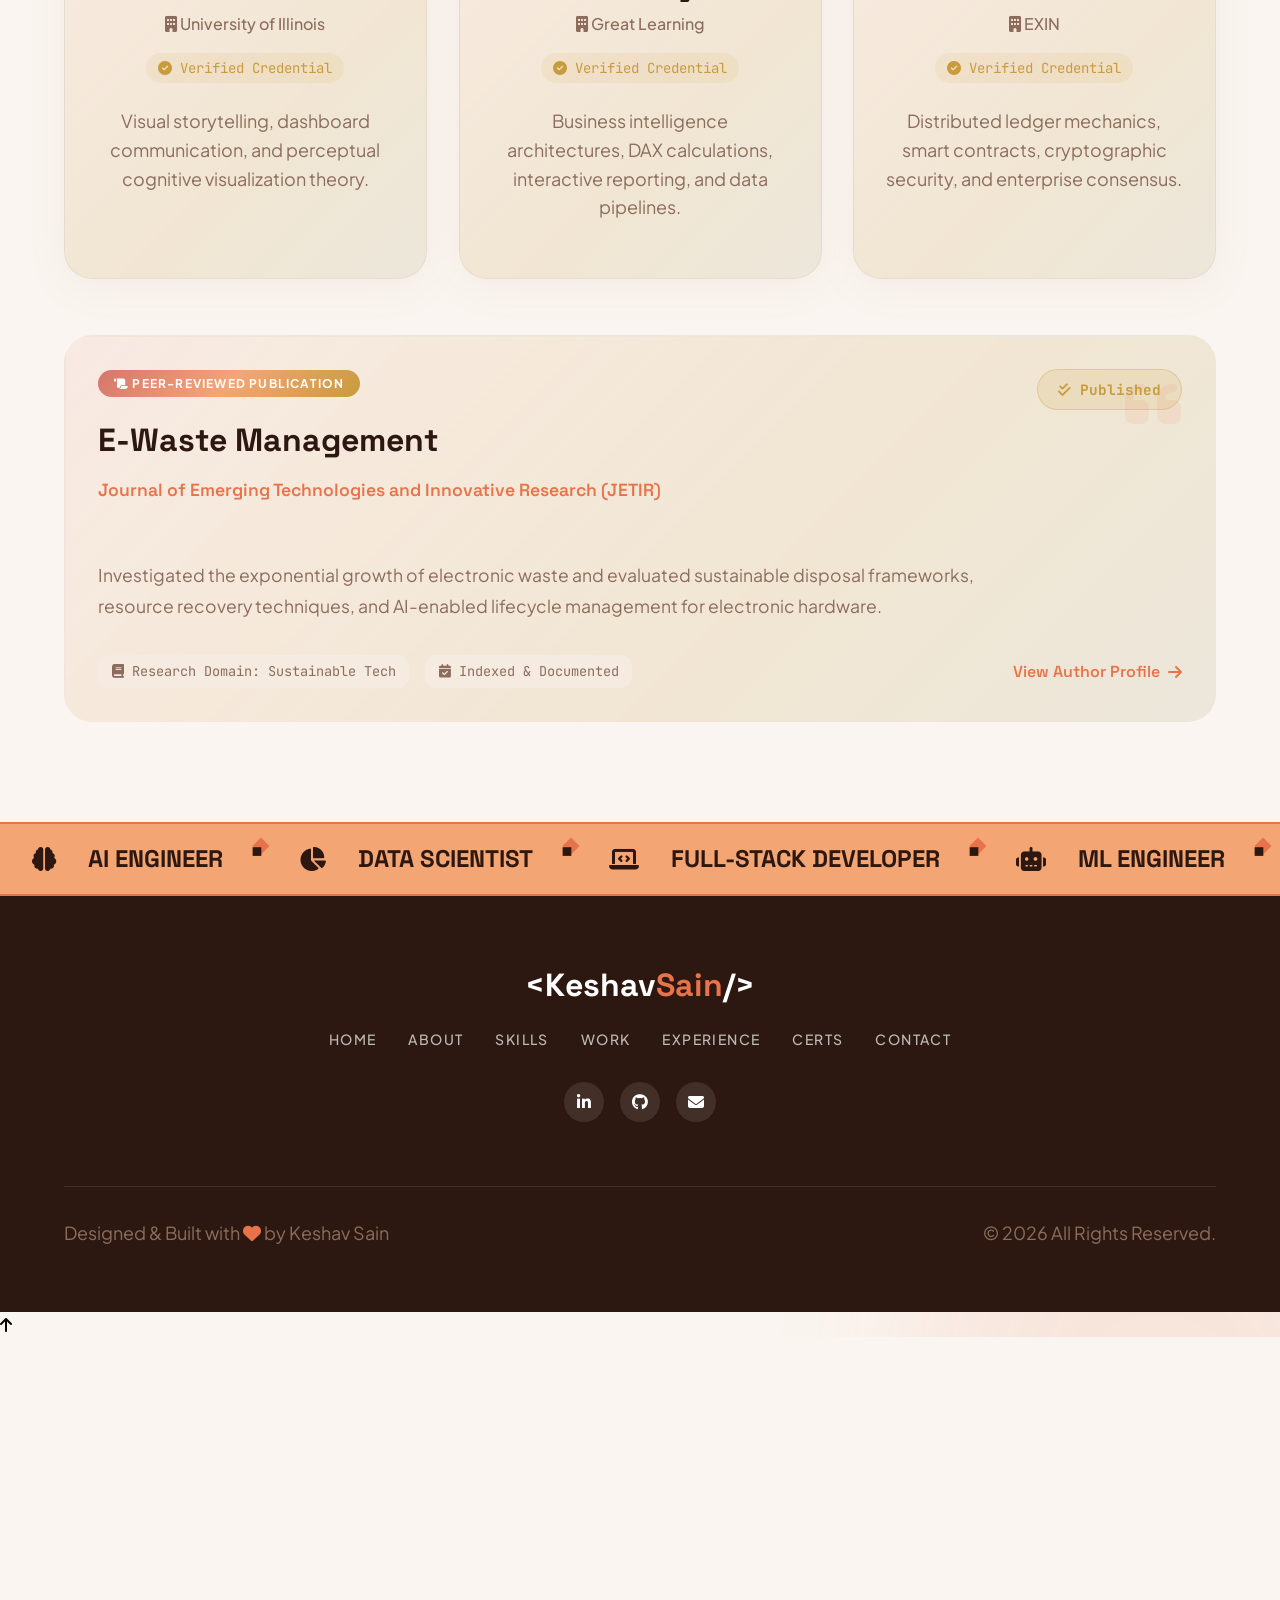
<file: certifications.html>
<!DOCTYPE html>
<html lang="en">
<head>
    <meta charset="UTF-8">
    <meta name="viewport" content="width=device-width, initial-scale=1.0">
    <meta name="description" content="Keshav Sain - Certifications & Publications in AI, Data Science and Cloud">
    <title>Certifications & Publications | Keshav Sain</title>
    
    <!-- Google Fonts -->
    <link rel="preconnect" href="https://fonts.googleapis.com">
    <link rel="preconnect" href="https://fonts.gstatic.com" crossorigin>
    <link href="https://fonts.googleapis.com/css2?family=Plus+Jakarta+Sans:ital,wght@0,300;0,400;0,500;0,600;0,700;0,800;1,400&family=Space+Grotesk:wght@400;500;600;700&family=Satisfy&family=Caveat:wght@600;700&family=Inter:wght@300;400;500;600;700&family=JetBrains+Mono:wght@400;500&display=swap" rel="stylesheet">
    
    <!-- Font Awesome -->
    <link rel="stylesheet" href="https://cdnjs.cloudflare.com/ajax/libs/font-awesome/6.5.1/css/all.min.css">
    
    <!-- Main Stylesheet -->
    <link rel="stylesheet" href="style.css">
</head>
<body>

    <!-- ========== PRELOADER ========== -->
    <div id="preloader">
        <div class="loader">
            <div class="loader-ring"></div>
            <div class="loader-ring ring-2"></div>
            <span class="loader-text">KS</span>
        </div>
    </div>

    <!-- ========== CURSOR GLOW ========== -->
    <div class="cursor-glow" id="cursorGlow"></div>

    <!-- ========== DECORATIVE WARM BLOBS ========== -->
    <div class="blob blob-1"></div>
    <div class="blob blob-2"></div>
    <div class="blob blob-3"></div>

    <!-- ========== FLOATING TOP NAV PILL ========== -->
    <nav class="floating-nav" id="floatingNav">
        <div class="nav-pill-box">
            <a href="index.html" class="nav-logo">&lt;Keshav<span>.</span>/&gt;</a>
            <div class="nav-links">
                <a href="index.html" class="pill-nav-link">HOME</a>
                <a href="about.html" class="pill-nav-link">ABOUT</a>
                <a href="skills.html" class="pill-nav-link">SKILLS</a>
                <a href="projects.html" class="pill-nav-link">WORK</a>
                <a href="experience.html" class="pill-nav-link">EXPERIENCE</a>
                <a href="certifications.html" class="pill-nav-link current">CERTS</a>
                <a href="contact.html" class="pill-nav-link">CONTACT</a>
            </div>
            <button class="mobile-menu-btn" id="mobileMenuBtn" aria-label="Toggle navigation">
                <i class="fas fa-bars"></i>
            </button>
        </div>
    </nav>

    <!-- Mobile Nav Overlay -->
    <div class="mobile-nav-overlay" id="mobileNavOverlay">
        <div class="mobile-nav-list">
            <a href="index.html" class="mobile-nav-link">HOME</a>
            <a href="about.html" class="mobile-nav-link">ABOUT</a>
            <a href="skills.html" class="mobile-nav-link">SKILLS</a>
            <a href="projects.html" class="mobile-nav-link">WORK</a>
            <a href="experience.html" class="mobile-nav-link">EXPERIENCE</a>
            <a href="certifications.html" class="mobile-nav-link current">CERTS</a>
            <a href="contact.html" class="mobile-nav-link">CONTACT</a>
        </div>
    </div>

    <!-- ========== PAGE HERO BANNER ========== -->
    <section class="page-hero reveal">
        <div class="dot-grid-overlay"></div>
        <div class="hero-content">
            <span class="bg-number">05</span>
            <span class="section-subtitle"><i class="fas fa-award"></i> CREDENTIALS &amp; RESEARCH</span>
            <h1 class="page-title">Certifications &amp; <span>Publication</span></h1>
            <p class="page-subtitle">Verified professional credentials and peer-reviewed academic research in emerging technologies.</p>
        </div>
    </section>

    <!-- ========== STATS / ACHIEVEMENT BAR ========== -->
    <section class="stats-bar">
        <div class="container">
            <div class="stats-bar-grid">
                <div class="stats-bar-item reveal">
                    <div class="stats-bar-number" data-target="6" data-suffix="+">0</div>
                    <div class="stats-bar-label">Verified Certifications</div>
                </div>
                <div class="stats-bar-item reveal">
                    <div class="stats-bar-number" data-target="1" data-suffix="">0</div>
                    <div class="stats-bar-label">Published Research Paper</div>
                </div>
                <div class="stats-bar-item reveal">
                    <div class="stats-bar-number" data-target="5" data-suffix="+">0</div>
                    <div class="stats-bar-label">Accredited Issuers</div>
                </div>
                <div class="stats-bar-item reveal">
                    <div class="stats-bar-number" data-target="100" data-suffix="%">0</div>
                    <div class="stats-bar-label">Industry Validated</div>
                </div>
            </div>
        </div>
    </section>

    <!-- ========== CERTIFICATIONS GRID ========== -->
    <section class="certs-section">
        <div class="container">
            <div class="section-header reveal">
                <span class="section-subtitle">PROFESSIONAL ACCREDITATION</span>
                <h2 class="section-title">Industry Certifications</h2>
                <p class="section-desc">Formal verifications of technical competence from leading global institutions.</p>
            </div>

            <div class="certs-grid">
                <!-- Cert 1 -->
                <div class="cert-card reveal tilt-card holographic-foil" data-tilt>
                    <div class="cert-badge layer-float">
                        <i class="fab fa-python"></i>
                    </div>
                    <h3 class="cert-title layer-front">Python for Data Science</h3>
                    <div class="cert-org layer-mid"><i class="fas fa-building"></i> IBM</div>
                    <span class="cert-date layer-mid"><i class="fas fa-check-circle"></i> Verified Credential</span>
                    <p class="timeline-desc layer-base">Comprehensive mastery of Python programming, NumPy, Pandas, data wrangling, and analytics.</p>
                </div>

                <!-- Cert 2 -->
                <div class="cert-card reveal tilt-card holographic-foil" data-tilt>
                    <div class="cert-badge layer-float">
                        <i class="fas fa-brain"></i>
                    </div>
                    <h3 class="cert-title layer-front">BCS AI Essentials</h3>
                    <div class="cert-org layer-mid"><i class="fas fa-building"></i> EXIN</div>
                    <span class="cert-date layer-mid"><i class="fas fa-check-circle"></i> Verified Credential</span>
                    <p class="timeline-desc layer-base">Foundational principles of artificial intelligence, machine learning pipelines, and ethics.</p>
                </div>

                <!-- Cert 3 -->
                <div class="cert-card reveal tilt-card holographic-foil" data-tilt>
                    <div class="cert-badge layer-float">
                        <i class="fab fa-google"></i>
                    </div>
                    <h3 class="cert-title layer-front">Data, Data, Everywhere</h3>
                    <div class="cert-org layer-mid"><i class="fas fa-building"></i> Google</div>
                    <span class="cert-date layer-mid"><i class="fas fa-check-circle"></i> Verified Credential</span>
                    <p class="timeline-desc layer-base">Core data analytics practices, data-driven decision workflows, and structured query methodologies.</p>
                </div>

                <!-- Cert 4 -->
                <div class="cert-card reveal tilt-card holographic-foil" data-tilt>
                    <div class="cert-badge layer-float">
                        <i class="fas fa-chart-pie"></i>
                    </div>
                    <h3 class="cert-title layer-front">Data Visualization</h3>
                    <div class="cert-org layer-mid"><i class="fas fa-building"></i> University of Illinois</div>
                    <span class="cert-date layer-mid"><i class="fas fa-check-circle"></i> Verified Credential</span>
                    <p class="timeline-desc layer-base">Visual storytelling, dashboard communication, and perceptual cognitive visualization theory.</p>
                </div>

                <!-- Cert 5 -->
                <div class="cert-card reveal tilt-card holographic-foil" data-tilt>
                    <div class="cert-badge layer-float">
                        <i class="fas fa-chart-bar"></i>
                    </div>
                    <h3 class="cert-title layer-front">Power BI for Beginners</h3>
                    <div class="cert-org layer-mid"><i class="fas fa-building"></i> Great Learning</div>
                    <span class="cert-date layer-mid"><i class="fas fa-check-circle"></i> Verified Credential</span>
                    <p class="timeline-desc layer-base">Business intelligence architectures, DAX calculations, interactive reporting, and data pipelines.</p>
                </div>

                <!-- Cert 6 -->
                <div class="cert-card reveal tilt-card holographic-foil" data-tilt>
                    <div class="cert-badge layer-float">
                        <i class="fas fa-link"></i>
                    </div>
                    <h3 class="cert-title layer-front">BCS Blockchain Essentials</h3>
                    <div class="cert-org layer-mid"><i class="fas fa-building"></i> EXIN</div>
                    <span class="cert-date layer-mid"><i class="fas fa-check-circle"></i> Verified Credential</span>
                    <p class="timeline-desc layer-base">Distributed ledger mechanics, smart contracts, cryptographic security, and enterprise consensus.</p>
                </div>
            </div>

            <!-- Published Research Paper Card -->
            <div class="publication-card reveal tilt-card holographic-foil" data-tilt style="margin-top: 3.5rem;">
                <div class="publication-header layer-front" style="display: flex; justify-content: space-between; align-items: flex-start; margin-bottom: 1.5rem; flex-wrap: wrap; gap: 1rem;">
                    <div>
                        <span class="featured-tag layer-float" style="background: var(--gradient-sunset);"><i class="fas fa-scroll"></i> PEER-REVIEWED PUBLICATION</span>
                        <h3 style="font-size: 2rem; color: var(--text-primary); margin-top: 0.5rem;">E-Waste Management</h3>
                        <p style="color: var(--accent-coral); font-weight: 600; font-family: var(--font-heading); font-size: 1.1rem;">
                            Journal of Emerging Technologies and Innovative Research (JETIR)
                        </p>
                    </div>
                    <div class="layer-float" style="background: rgba(200, 155, 60, 0.15); color: var(--accent-gold); padding: 0.5rem 1.25rem; border-radius: var(--radius-full); font-weight: 700; font-family: var(--font-mono); font-size: 0.9rem; border: 1px solid rgba(200, 155, 60, 0.3);">
                        <i class="fas fa-check-double"></i> Published
                    </div>
                </div>
                <p class="layer-mid" style="color: var(--text-secondary); font-size: 1.1rem; line-height: 1.8; margin-bottom: 2rem;">
                    Investigated the exponential growth of electronic waste and evaluated sustainable disposal frameworks, resource recovery techniques, and AI-enabled lifecycle management for electronic hardware.
                </p>
                <div class="layer-front" style="display: flex; gap: 1rem; flex-wrap: wrap; align-items: center;">
                    <span style="font-family: var(--font-mono); font-size: 0.85rem; background: var(--bg-base-2); padding: 0.35rem 0.85rem; border-radius: var(--radius-sm); color: var(--text-secondary);">
                        <i class="fas fa-book"></i> Research Domain: Sustainable Tech
                    </span>
                    <span style="font-family: var(--font-mono); font-size: 0.85rem; background: var(--bg-base-2); padding: 0.35rem 0.85rem; border-radius: var(--radius-sm); color: var(--text-secondary);">
                        <i class="fas fa-calendar-check"></i> Indexed &amp; Documented
                    </span>
                    <a href="https://github.com/Keshavsain1" target="_blank" rel="noopener" class="link-arrow" style="margin-left: auto;">
                        <span>View Author Profile</span> <i class="fas fa-arrow-right"></i>
                    </a>
                </div>
            </div>
        </div>
    </section>

    <!-- ========== MARQUEE TICKER ========== -->
    <div class="marquee-section">
        <div class="marquee-track">
            <div class="marquee-content">
                <span class="marquee-item"><i class="fas fa-brain"></i> AI ENGINEER</span><span class="marquee-dot">◆</span>
                <span class="marquee-item"><i class="fas fa-chart-pie"></i> DATA SCIENTIST</span><span class="marquee-dot">◆</span>
                <span class="marquee-item"><i class="fas fa-laptop-code"></i> FULL-STACK DEVELOPER</span><span class="marquee-dot">◆</span>
                <span class="marquee-item"><i class="fas fa-robot"></i> ML ENGINEER</span><span class="marquee-dot">◆</span>
                <span class="marquee-item"><i class="fas fa-search-dollar"></i> SEO SPECIALIST</span><span class="marquee-dot">◆</span>
                <span class="marquee-item"><i class="fab fa-python"></i> PYTHON DEVELOPER</span><span class="marquee-dot">◆</span>
                <span class="marquee-item"><i class="fas fa-brain"></i> AI ENGINEER</span><span class="marquee-dot">◆</span>
                <span class="marquee-item"><i class="fas fa-chart-pie"></i> DATA SCIENTIST</span><span class="marquee-dot">◆</span>
                <span class="marquee-item"><i class="fas fa-laptop-code"></i> FULL-STACK DEVELOPER</span><span class="marquee-dot">◆</span>
                <span class="marquee-item"><i class="fas fa-robot"></i> ML ENGINEER</span><span class="marquee-dot">◆</span>
                <span class="marquee-item"><i class="fas fa-search-dollar"></i> SEO SPECIALIST</span><span class="marquee-dot">◆</span>
                <span class="marquee-item"><i class="fab fa-python"></i> PYTHON DEVELOPER</span><span class="marquee-dot">◆</span>
            </div>
        </div>
    </div>

    <!-- ========== FOOTER ========== -->
    <footer class="site-footer" id="footer">
        <div class="container">
            <div class="footer-top">
                <a href="index.html" class="footer-logo">&lt;Keshav<span>Sain</span>/&gt;</a>
                <div class="footer-links">
                    <a href="index.html">HOME</a>
                    <a href="about.html">ABOUT</a>
                    <a href="skills.html">SKILLS</a>
                    <a href="projects.html">WORK</a>
                    <a href="experience.html">EXPERIENCE</a>
                    <a href="certifications.html">CERTS</a>
                    <a href="contact.html">CONTACT</a>
                </div>
                <div class="footer-socials">
                    <a href="https://www.linkedin.com/in/keshav-sain-4450271b2" target="_blank" rel="noopener" aria-label="LinkedIn"><i class="fab fa-linkedin-in"></i></a>
                    <a href="https://github.com/Keshavsain1" target="_blank" rel="noopener" aria-label="GitHub"><i class="fab fa-github"></i></a>
                    <a href="mailto:Keshavsain.jpr@gmail.com" aria-label="Email"><i class="fas fa-envelope"></i></a>
                </div>
            </div>
            <div class="footer-bottom">
                <p class="footer-text">Designed &amp; Built with <i class="fas fa-heart"></i> by Keshav Sain</p>
                <p class="footer-copyright">&copy; 2026 All Rights Reserved.</p>
            </div>
        </div>
    </footer>

    <!-- ========== BACK TO TOP & TOAST ========== -->
    <button id="backToTop" aria-label="Back to top">
        <i class="fas fa-arrow-up"></i>
    </button>

    <div id="toast" class="toast">
        <i class="fas fa-check-circle"></i>
        <span>Message sent successfully! I'll get back to you soon.</span>
    </div>

    <!-- Main Script -->
    <script src="script.js"></script>
</body>
</html>
</file>
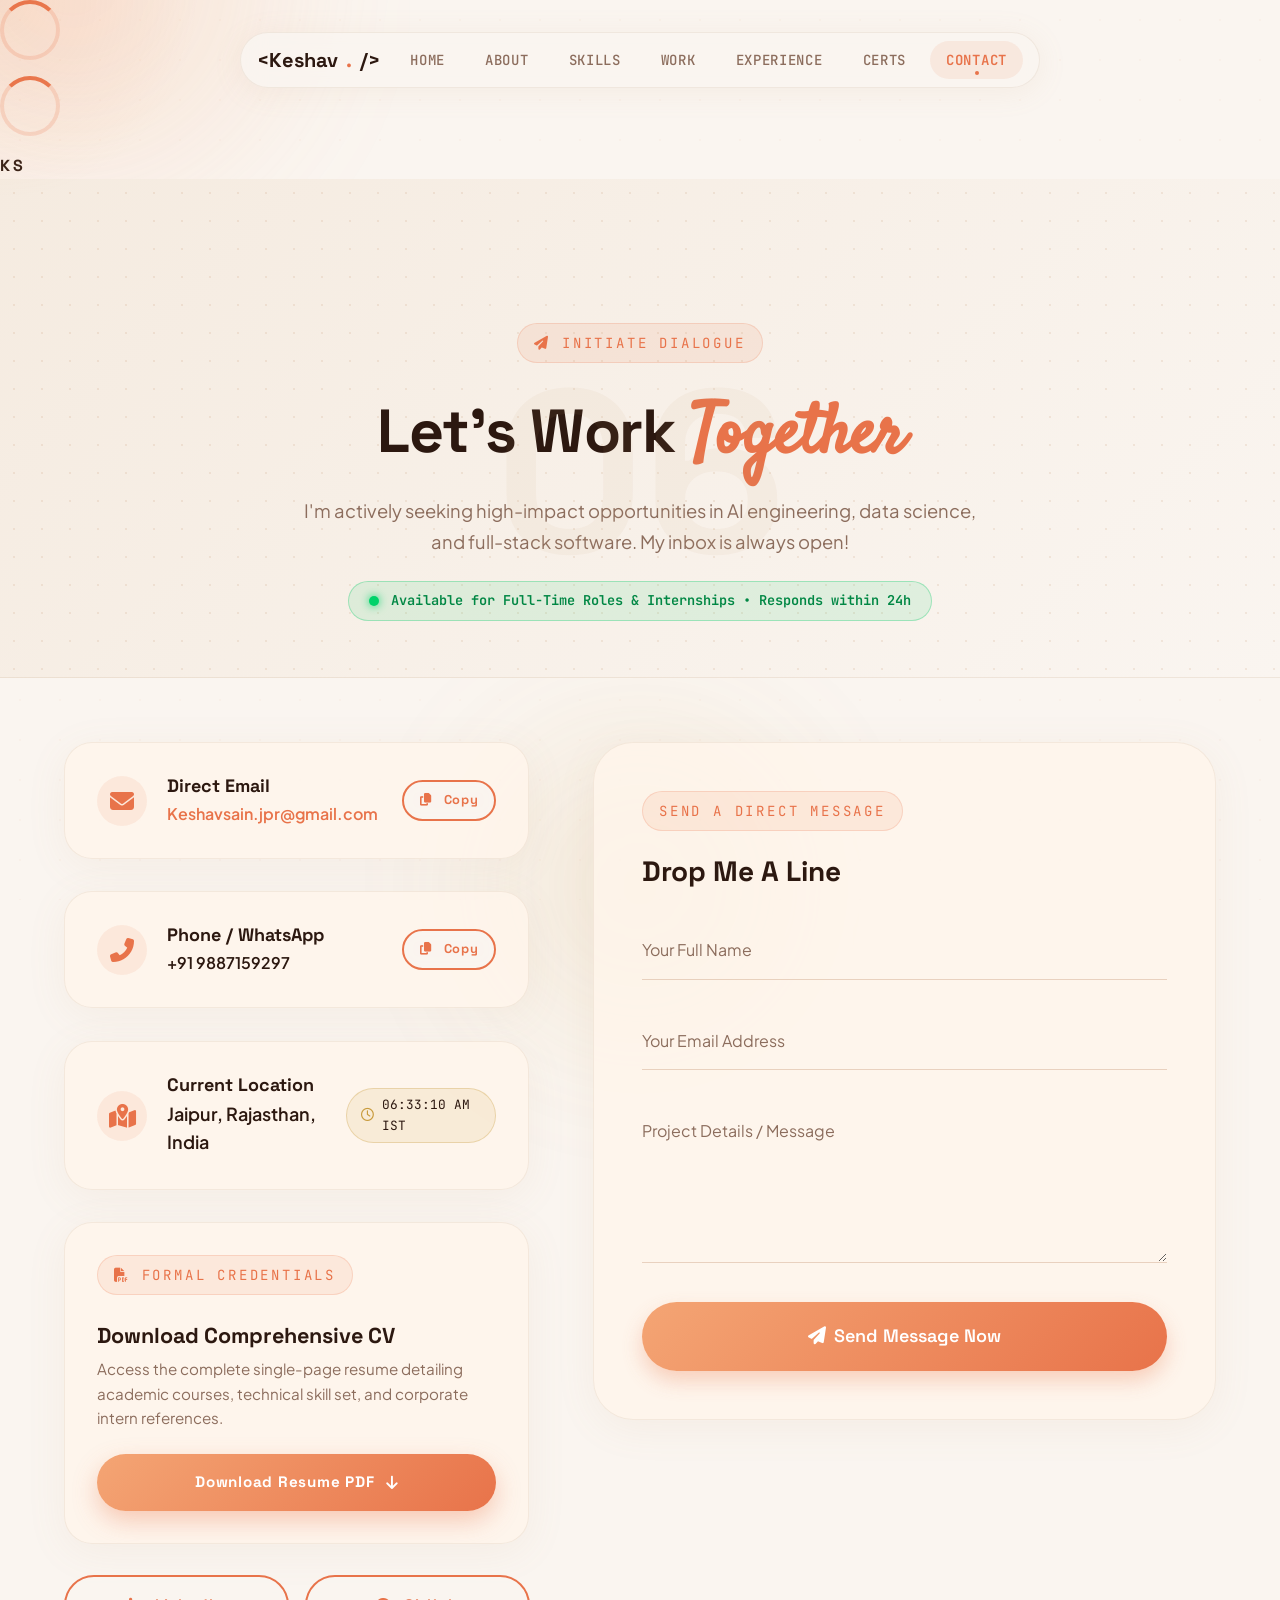
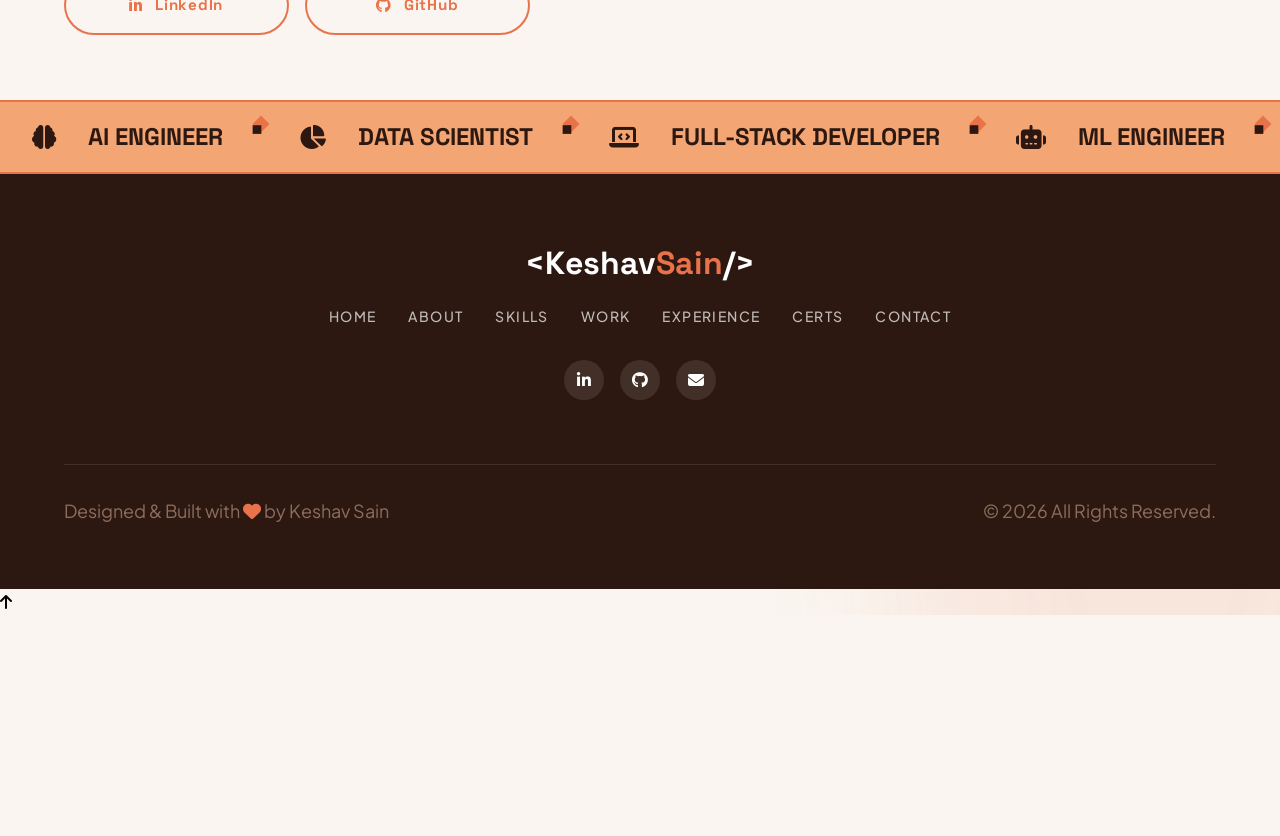
<file: contact.html>
<!DOCTYPE html>
<html lang="en">
<head>
    <meta charset="UTF-8">
    <meta name="viewport" content="width=device-width, initial-scale=1.0">
    <title>Contact &amp; Connect | Keshav Sain</title>
    <meta name="description" content="Get in touch with Keshav Sain - AI Engineer, Data Scientist & Full-Stack Developer for roles, collaborations, and project inquiries.">
    
    <!-- Google Fonts -->
    <link rel="preconnect" href="https://fonts.googleapis.com">
    <link rel="preconnect" href="https://fonts.gstatic.com" crossorigin>
    <link href="https://fonts.googleapis.com/css2?family=Plus+Jakarta+Sans:ital,wght@0,300;0,400;0,500;0,600;0,700;0,800;1,400&family=Space+Grotesk:wght@400;500;600;700&family=Satisfy&family=Caveat:wght@600;700&family=Inter:wght@300;400;500;600;700&family=JetBrains+Mono:wght@400;500&display=swap" rel="stylesheet">
    
    <!-- Font Awesome -->
    <link rel="stylesheet" href="https://cdnjs.cloudflare.com/ajax/libs/font-awesome/6.5.1/css/all.min.css">
    
    <!-- Main Stylesheet -->
    <link rel="stylesheet" href="style.css">
</head>
<body>

    <!-- ========== PRELOADER ========== -->
    <div id="preloader">
        <div class="loader">
            <div class="loader-ring"></div>
            <div class="loader-ring ring-2"></div>
            <span class="loader-text">KS</span>
        </div>
    </div>

    <!-- ========== CURSOR GLOW ========== -->
    <div class="cursor-glow" id="cursorGlow"></div>

    <!-- ========== DECORATIVE WARM BLOBS ========== -->
    <div class="blob blob-1"></div>
    <div class="blob blob-2"></div>
    <div class="blob blob-3"></div>

    <!-- ========== FLOATING TOP NAV PILL ========== -->
    <nav class="floating-nav" id="floatingNav">
        <div class="nav-pill-box">
            <a href="index.html" class="nav-logo">&lt;Keshav<span>.</span>/&gt;</a>
            <div class="nav-links">
                <a href="index.html" class="pill-nav-link">HOME</a>
                <a href="about.html" class="pill-nav-link">ABOUT</a>
                <a href="skills.html" class="pill-nav-link">SKILLS</a>
                <a href="projects.html" class="pill-nav-link">WORK</a>
                <a href="experience.html" class="pill-nav-link">EXPERIENCE</a>
                <a href="certifications.html" class="pill-nav-link">CERTS</a>
                <a href="contact.html" class="pill-nav-link current">CONTACT</a>
            </div>
            <button class="mobile-menu-btn" id="mobileMenuBtn" aria-label="Toggle navigation">
                <i class="fas fa-bars"></i>
            </button>
        </div>
    </nav>

    <!-- Mobile Nav Overlay -->
    <div class="mobile-nav-overlay" id="mobileNavOverlay">
        <div class="mobile-nav-list">
            <a href="index.html" class="mobile-nav-link">HOME</a>
            <a href="about.html" class="mobile-nav-link">ABOUT</a>
            <a href="skills.html" class="mobile-nav-link">SKILLS</a>
            <a href="projects.html" class="mobile-nav-link">WORK</a>
            <a href="experience.html" class="mobile-nav-link">EXPERIENCE</a>
            <a href="certifications.html" class="mobile-nav-link">CERTS</a>
            <a href="contact.html" class="mobile-nav-link current">CONTACT</a>
        </div>
    </div>

    <!-- ========== PAGE HERO BANNER ========== -->
    <section class="page-hero reveal">
        <div class="dot-grid-overlay"></div>
        <div class="hero-content">
            <span class="bg-number">06</span>
            <span class="section-subtitle"><i class="fas fa-paper-plane"></i> INITIATE DIALOGUE</span>
            <h1 class="page-title">Let's Work <span>Together</span></h1>
            <p class="page-subtitle">I'm actively seeking high-impact opportunities in AI engineering, data science, and full-stack software. My inbox is always open!</p>
            
            <!-- Availability Badge -->
            <div style="display: inline-flex; align-items: center; gap: 0.75rem; background: rgba(0, 200, 100, 0.1); border: 1px solid rgba(0, 200, 100, 0.3); padding: 0.5rem 1.25rem; border-radius: var(--radius-full); margin-top: 1.5rem;">
                <span style="width: 10px; height: 10px; border-radius: 50%; background: #00d26a; box-shadow: 0 0 10px #00d26a; display: inline-block;"></span>
                <span style="font-family: var(--font-mono); font-size: 0.85rem; font-weight: 600; color: #008744;">Available for Full-Time Roles &amp; Internships • Responds within 24h</span>
            </div>
        </div>
    </section>

    <!-- ========== CONTACT CONTENT GRID ========== -->
    <section class="contact-section" style="padding: 4rem 0;">
        <div class="container">
            <div class="contact-grid">
                
                <!-- Left: Direct Info Cards & Links -->
                <div class="contact-info reveal">
                    
                    <!-- Email Card with Copy Trigger -->
                    <div class="contact-card tilt-card" data-tilt style="justify-content: space-between; align-items: center;">
                        <div style="display: flex; align-items: center; gap: 1.25rem;">
                            <div class="contact-icon layer-float">
                                <i class="fas fa-envelope"></i>
                            </div>
                            <div class="contact-details layer-front">
                                <h4>Direct Email</h4>
                                <a href="mailto:Keshavsain.jpr@gmail.com" style="color: var(--accent-coral); font-weight: 600; text-decoration: none;">Keshavsain.jpr@gmail.com</a>
                            </div>
                        </div>
                        <button class="btn-warm-outlined layer-front" data-copy="Keshavsain.jpr@gmail.com" style="padding: 0.5rem 1rem; font-size: 0.8rem;" title="Copy email address">
                            <i class="fas fa-copy"></i> Copy
                        </button>
                    </div>

                    <!-- Phone Card with Copy Trigger -->
                    <div class="contact-card tilt-card" data-tilt style="justify-content: space-between; align-items: center;">
                        <div style="display: flex; align-items: center; gap: 1.25rem;">
                            <div class="contact-icon layer-float">
                                <i class="fas fa-phone-alt"></i>
                            </div>
                            <div class="contact-details layer-front">
                                <h4>Phone / WhatsApp</h4>
                                <a href="tel:+919887159297" style="color: var(--text-primary); font-weight: 600; text-decoration: none;">+91 9887159297</a>
                            </div>
                        </div>
                        <button class="btn-warm-outlined layer-front" data-copy="+919887159297" style="padding: 0.5rem 1rem; font-size: 0.8rem;" title="Copy phone number">
                            <i class="fas fa-copy"></i> Copy
                        </button>
                    </div>

                    <!-- Location with Live IST Clock -->
                    <div class="contact-card tilt-card" data-tilt style="justify-content: space-between; align-items: center;">
                        <div style="display: flex; align-items: center; gap: 1.25rem;">
                            <div class="contact-icon layer-float">
                                <i class="fas fa-map-marked-alt"></i>
                            </div>
                            <div class="contact-details layer-front">
                                <h4>Current Location</h4>
                                <p style="color: var(--text-primary); font-weight: 600; margin: 0;">Jaipur, Rajasthan, India</p>
                            </div>
                        </div>
                        <div class="layer-front" style="background: rgba(200, 155, 60, 0.12); border: 1px solid rgba(200, 155, 60, 0.3); border-radius: var(--radius-full); padding: 0.4rem 0.9rem; font-family: var(--font-mono); font-size: 0.8rem; color: var(--text-primary); display: flex; align-items: center; gap: 0.5rem;">
                            <i class="far fa-clock" style="color: var(--accent-gold);"></i>
                            <span id="localTimeDisplay">Live Clock</span>
                        </div>
                    </div>

                    <!-- Resume Card -->
                    <div class="stat-card tilt-card" data-tilt style="padding: 2rem; text-align: left;">
                        <span class="section-subtitle layer-front"><i class="fas fa-file-pdf"></i> FORMAL CREDENTIALS</span>
                        <h3 class="layer-front" style="font-size: 1.35rem; color: var(--text-primary); margin: 0.75rem 0 0.5rem;">Download Comprehensive CV</h3>
                        <p class="layer-mid" style="color: var(--text-secondary); font-size: 0.95rem; margin-bottom: 1.5rem; line-height: 1.6;">
                            Access the complete single-page resume detailing academic courses, technical skill set, and corporate intern references.
                        </p>
                        <a href="KeshavSain_Resume.pdf" target="_blank" class="btn-warm-filled layer-front" style="width: 100%; justify-content: center;">
                            <span>Download Resume PDF</span>
                            <i class="fas fa-arrow-down"></i>
                        </a>
                    </div>

                    <!-- Social Channels -->
                    <div style="display: flex; gap: 1rem;">
                        <a href="https://www.linkedin.com/in/keshav-sain-4450271b2" target="_blank" rel="noopener" class="btn-warm-outlined btn-magnetic" style="flex: 1; justify-content: center;">
                            <i class="fab fa-linkedin-in"></i> LinkedIn
                        </a>
                        <a href="https://github.com/Keshavsain1" target="_blank" rel="noopener" class="btn-warm-outlined btn-magnetic" style="flex: 1; justify-content: center;">
                            <i class="fab fa-github"></i> GitHub
                        </a>
                    </div>
                </div>

                <!-- Right: Contact Form -->
                <div class="reveal">
                    <form class="contact-form tilt-card" id="contactForm" data-tilt>
                        <span class="section-subtitle">SEND A DIRECT MESSAGE</span>
                        <h3 style="font-size: 1.75rem; color: var(--text-primary); margin: 0.5rem 0 2rem;">Drop Me A Line</h3>

                        <div class="form-group">
                            <input type="text" id="name" name="name" class="form-control" placeholder=" " required>
                            <label for="name" class="form-label">Your Full Name</label>
                            <span class="form-line"></span>
                        </div>

                        <div class="form-group">
                            <input type="email" id="email" name="email" class="form-control" placeholder=" " required>
                            <label for="email" class="form-label">Your Email Address</label>
                            <span class="form-line"></span>
                        </div>

                        <div class="form-group">
                            <textarea id="message" name="message" class="form-control" rows="5" placeholder=" " required></textarea>
                            <label for="message" class="form-label">Project Details / Message</label>
                            <span class="form-line"></span>
                        </div>

                        <button type="submit" class="btn-submit">
                            <i class="fas fa-paper-plane"></i> Send Message Now
                        </button>
                    </form>
                </div>

            </div>
        </div>
    </section>

    <!-- ========== MARQUEE TICKER ========== -->
    <div class="marquee-section">
        <div class="marquee-track">
            <div class="marquee-content">
                <span class="marquee-item"><i class="fas fa-brain"></i> AI ENGINEER</span><span class="marquee-dot">◆</span>
                <span class="marquee-item"><i class="fas fa-chart-pie"></i> DATA SCIENTIST</span><span class="marquee-dot">◆</span>
                <span class="marquee-item"><i class="fas fa-laptop-code"></i> FULL-STACK DEVELOPER</span><span class="marquee-dot">◆</span>
                <span class="marquee-item"><i class="fas fa-robot"></i> ML ENGINEER</span><span class="marquee-dot">◆</span>
                <span class="marquee-item"><i class="fas fa-search-dollar"></i> SEO SPECIALIST</span><span class="marquee-dot">◆</span>
                <span class="marquee-item"><i class="fab fa-python"></i> PYTHON DEVELOPER</span><span class="marquee-dot">◆</span>
                <span class="marquee-item"><i class="fas fa-brain"></i> AI ENGINEER</span><span class="marquee-dot">◆</span>
                <span class="marquee-item"><i class="fas fa-chart-pie"></i> DATA SCIENTIST</span><span class="marquee-dot">◆</span>
                <span class="marquee-item"><i class="fas fa-laptop-code"></i> FULL-STACK DEVELOPER</span><span class="marquee-dot">◆</span>
                <span class="marquee-item"><i class="fas fa-robot"></i> ML ENGINEER</span><span class="marquee-dot">◆</span>
                <span class="marquee-item"><i class="fas fa-search-dollar"></i> SEO SPECIALIST</span><span class="marquee-dot">◆</span>
                <span class="marquee-item"><i class="fab fa-python"></i> PYTHON DEVELOPER</span><span class="marquee-dot">◆</span>
            </div>
        </div>
    </div>

    <!-- ========== FOOTER ========== -->
    <footer class="site-footer" id="footer">
        <div class="container">
            <div class="footer-top">
                <a href="index.html" class="footer-logo">&lt;Keshav<span>Sain</span>/&gt;</a>
                <div class="footer-links">
                    <a href="index.html">HOME</a>
                    <a href="about.html">ABOUT</a>
                    <a href="skills.html">SKILLS</a>
                    <a href="projects.html">WORK</a>
                    <a href="experience.html">EXPERIENCE</a>
                    <a href="certifications.html">CERTS</a>
                    <a href="contact.html">CONTACT</a>
                </div>
                <div class="footer-socials">
                    <a href="https://www.linkedin.com/in/keshav-sain-4450271b2" target="_blank" rel="noopener" aria-label="LinkedIn"><i class="fab fa-linkedin-in"></i></a>
                    <a href="https://github.com/Keshavsain1" target="_blank" rel="noopener" aria-label="GitHub"><i class="fab fa-github"></i></a>
                    <a href="mailto:Keshavsain.jpr@gmail.com" aria-label="Email"><i class="fas fa-envelope"></i></a>
                </div>
            </div>
            <div class="footer-bottom">
                <p class="footer-text">Designed &amp; Built with <i class="fas fa-heart"></i> by Keshav Sain</p>
                <p class="footer-copyright">&copy; 2026 All Rights Reserved.</p>
            </div>
        </div>
    </footer>

    <!-- ========== BACK TO TOP & TOAST ========== -->
    <button id="backToTop" aria-label="Back to top">
        <i class="fas fa-arrow-up"></i>
    </button>

    <div id="toast" class="toast">
        <i class="fas fa-check-circle"></i>
        <span>Message sent successfully! I'll get back to you soon.</span>
    </div>

    <!-- Main Script -->
    <script src="script.js"></script>
</body>
</html>
</file>
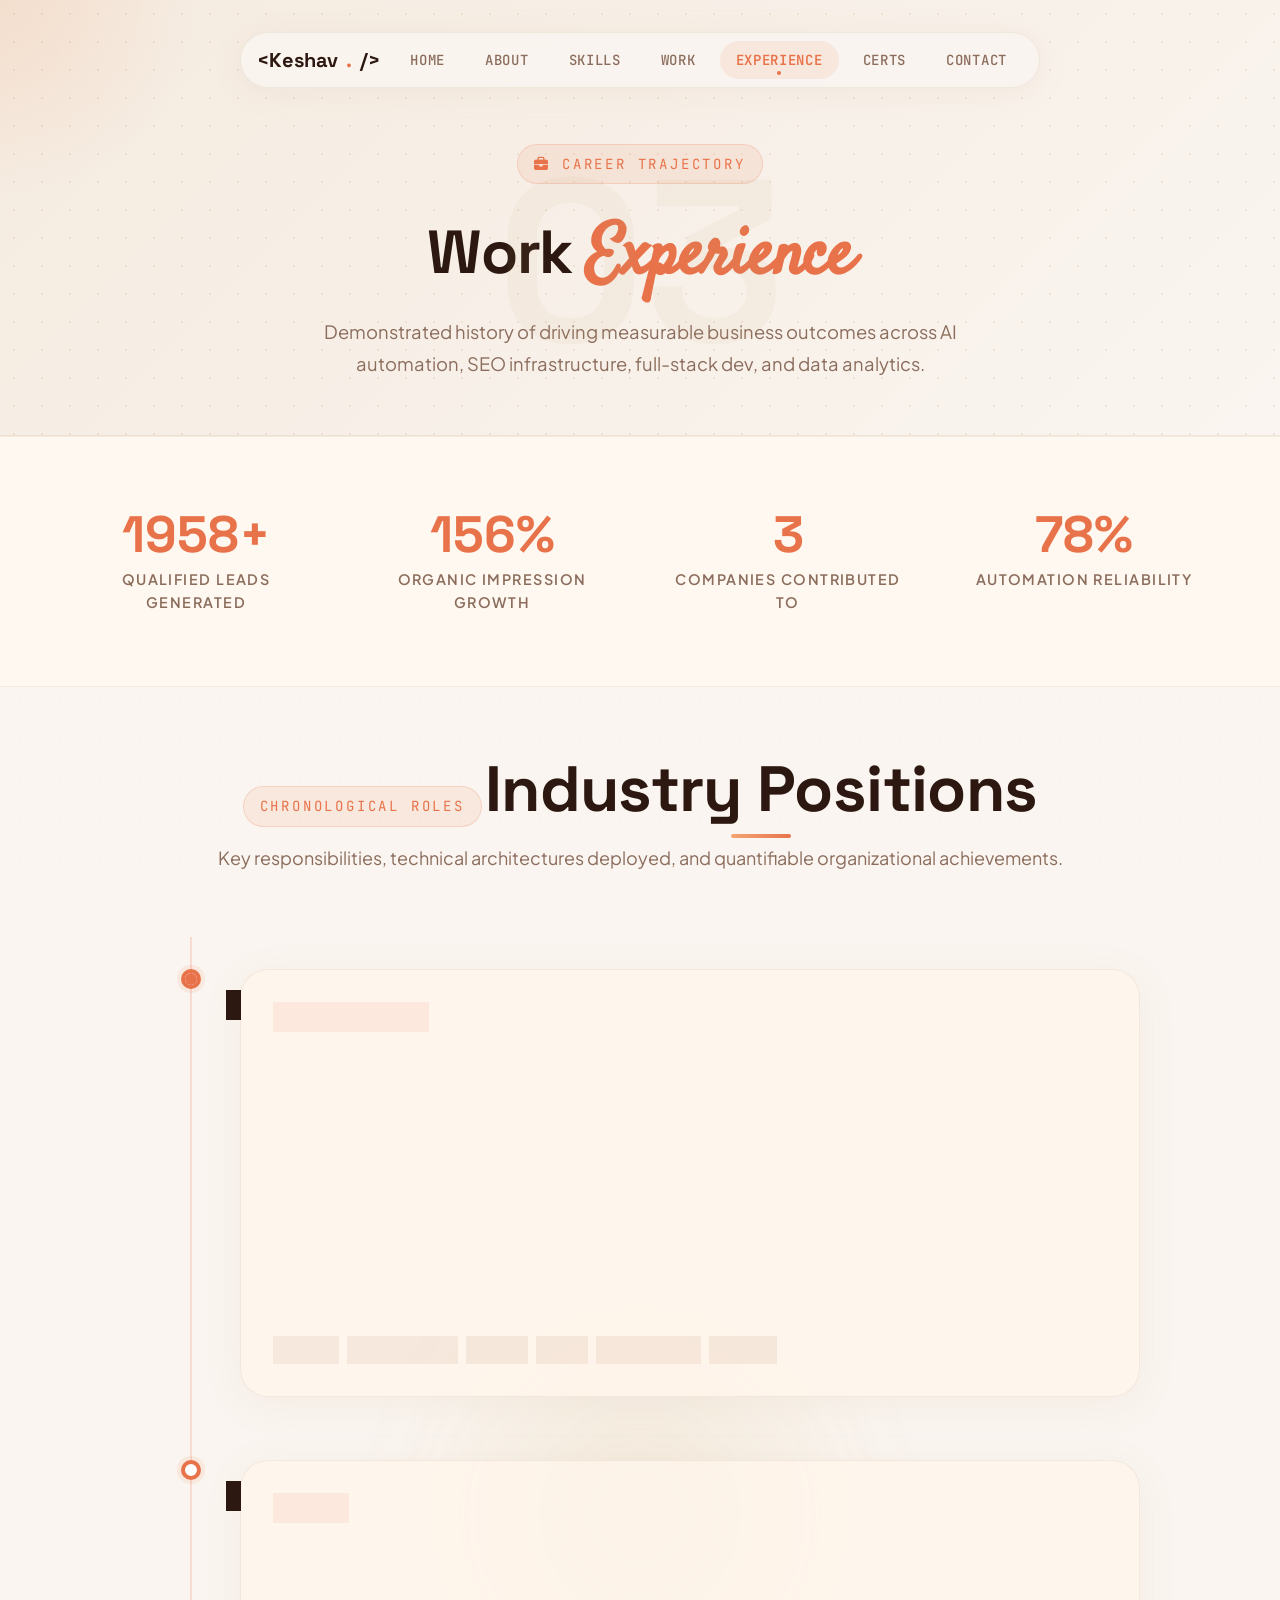
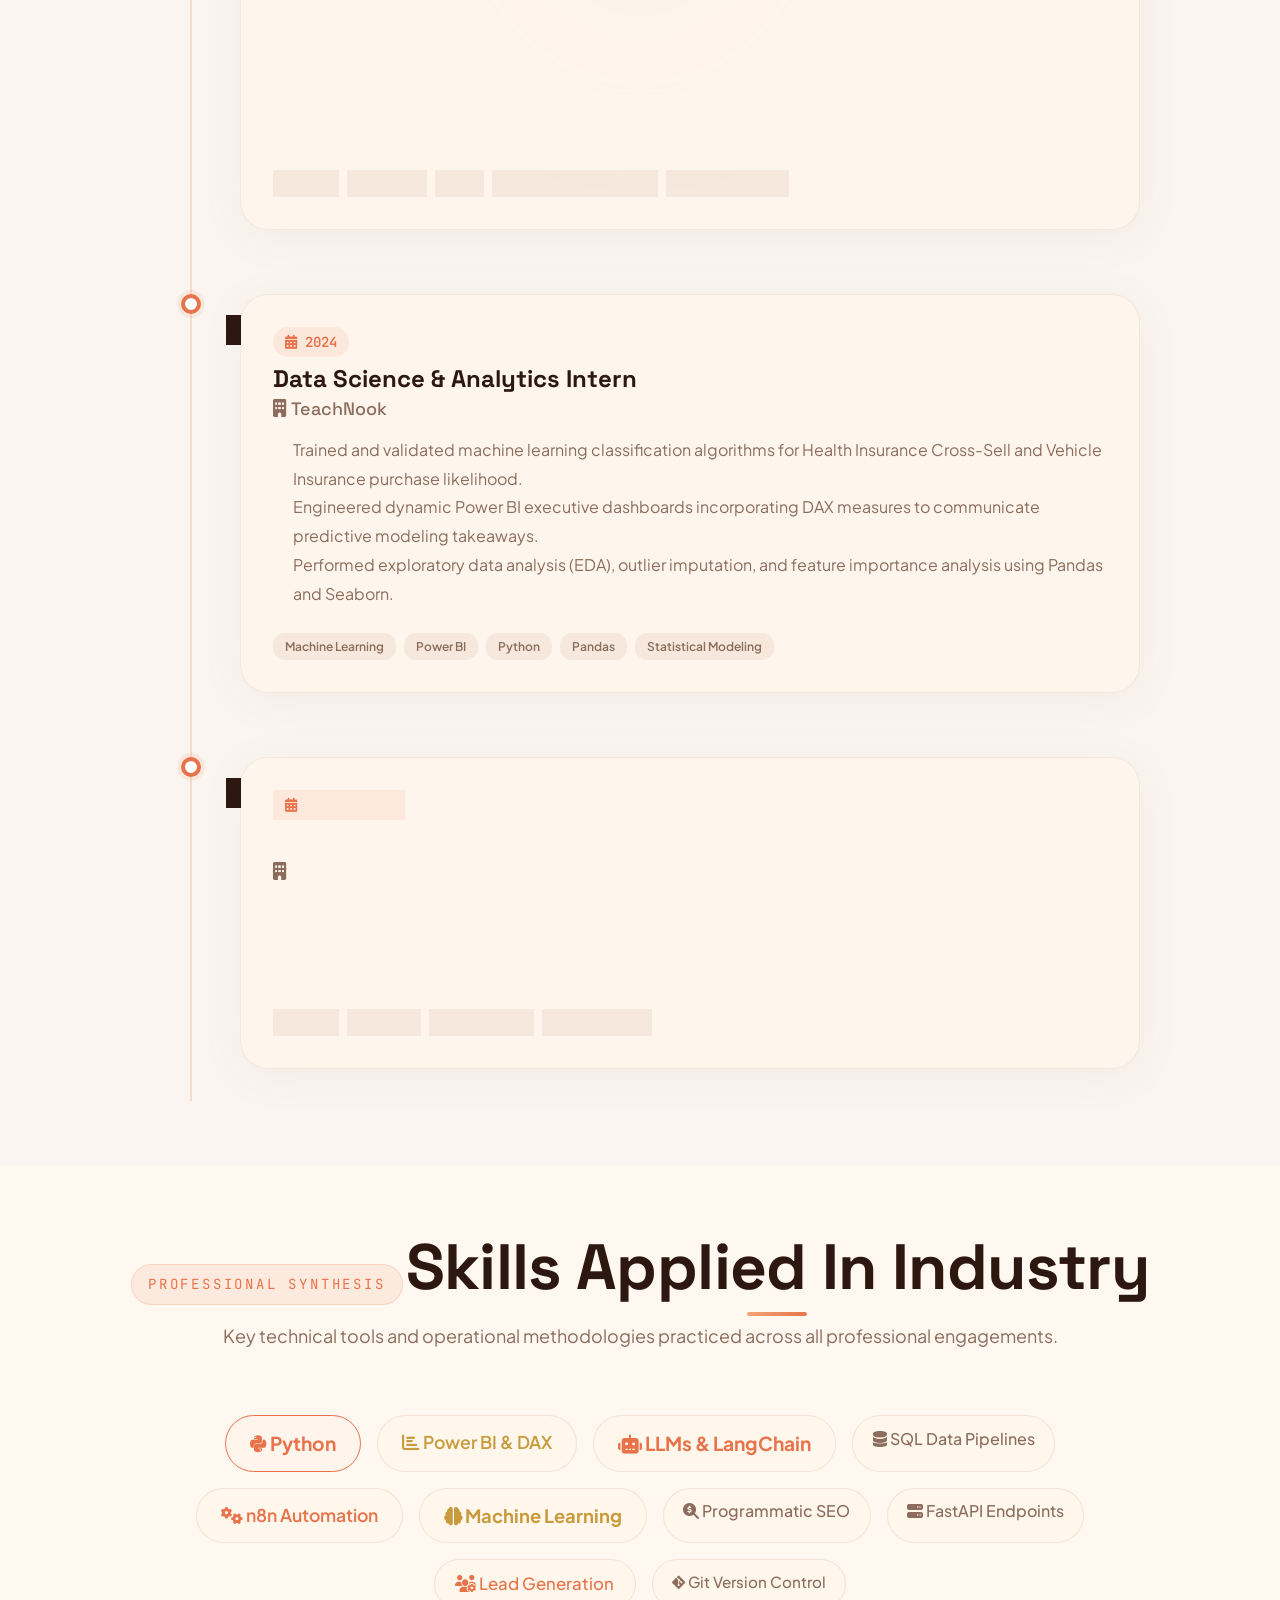
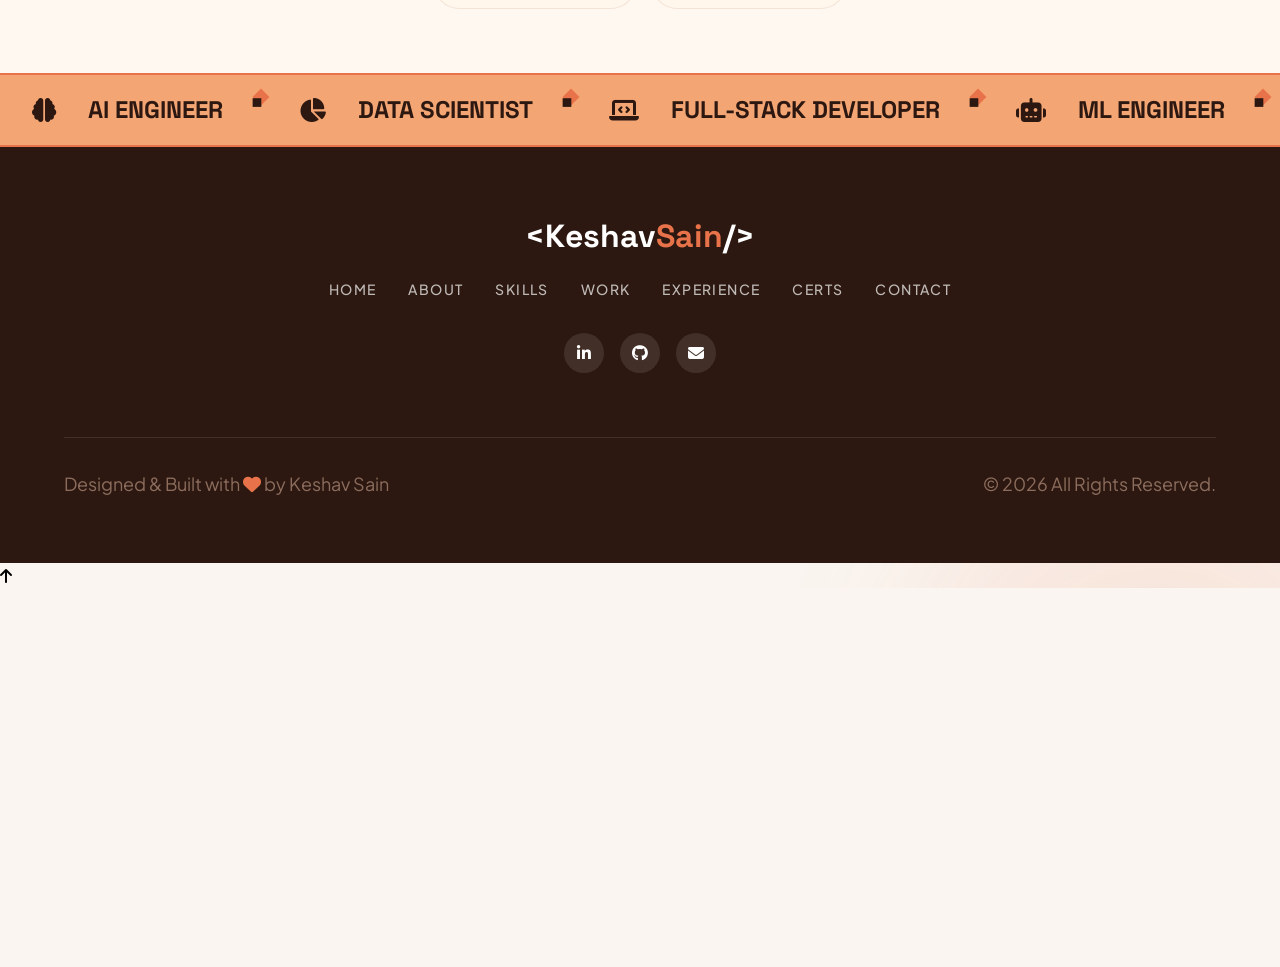
<file: experience.html>
<!DOCTYPE html>
<html lang="en">
<head>
    <meta charset="UTF-8">
    <meta name="viewport" content="width=device-width, initial-scale=1.0">
    <title>Work Experience | Keshav Sain</title>
    <meta name="description" content="Professional internship history and engineering impact of Keshav Sain in AI automation, SEO, and Data Science.">
    
    <!-- Google Fonts -->
    <link rel="preconnect" href="https://fonts.googleapis.com">
    <link rel="preconnect" href="https://fonts.gstatic.com" crossorigin>
    <link href="https://fonts.googleapis.com/css2?family=Plus+Jakarta+Sans:ital,wght@0,300;0,400;0,500;0,600;0,700;0,800;1,400&family=Space+Grotesk:wght@400;500;600;700&family=Satisfy&family=Caveat:wght@600;700&family=Inter:wght@300;400;500;600;700&family=JetBrains+Mono:wght@400;500&display=swap" rel="stylesheet">
    
    <!-- Font Awesome -->
    <link rel="stylesheet" href="https://cdnjs.cloudflare.com/ajax/libs/font-awesome/6.5.1/css/all.min.css">
    
    <!-- Main Stylesheet -->
    <link rel="stylesheet" href="style.css">
</head>
<body>

    <!-- ========== PRELOADER ========== -->
    <div id="preloader">
        <div class="loader">
            <div class="loader-ring"></div>
            <div class="loader-ring ring-2"></div>
            <span class="loader-text">KS</span>
        </div>
    </div>

    <!-- ========== CURSOR GLOW ========== -->
    <div class="cursor-glow" id="cursorGlow"></div>

    <!-- ========== DECORATIVE WARM BLOBS ========== -->
    <div class="blob blob-1"></div>
    <div class="blob blob-2"></div>
    <div class="blob blob-3"></div>

    <!-- ========== FLOATING TOP NAV PILL ========== -->
    <nav class="floating-nav" id="floatingNav">
        <div class="nav-pill-box">
            <a href="index.html" class="nav-logo">&lt;Keshav<span>.</span>/&gt;</a>
            <div class="nav-links">
                <a href="index.html" class="pill-nav-link">HOME</a>
                <a href="about.html" class="pill-nav-link">ABOUT</a>
                <a href="skills.html" class="pill-nav-link">SKILLS</a>
                <a href="projects.html" class="pill-nav-link">WORK</a>
                <a href="experience.html" class="pill-nav-link current">EXPERIENCE</a>
                <a href="certifications.html" class="pill-nav-link">CERTS</a>
                <a href="contact.html" class="pill-nav-link">CONTACT</a>
            </div>
            <button class="mobile-menu-btn" id="mobileMenuBtn" aria-label="Toggle navigation">
                <i class="fas fa-bars"></i>
            </button>
        </div>
    </nav>

    <!-- Mobile Nav Overlay -->
    <div class="mobile-nav-overlay" id="mobileNavOverlay">
        <div class="mobile-nav-list">
            <a href="index.html" class="mobile-nav-link">HOME</a>
            <a href="about.html" class="mobile-nav-link">ABOUT</a>
            <a href="skills.html" class="mobile-nav-link">SKILLS</a>
            <a href="projects.html" class="mobile-nav-link">WORK</a>
            <a href="experience.html" class="mobile-nav-link current">EXPERIENCE</a>
            <a href="certifications.html" class="mobile-nav-link">CERTS</a>
            <a href="contact.html" class="mobile-nav-link">CONTACT</a>
        </div>
    </div>

    <!-- ========== PAGE HERO BANNER ========== -->
    <section class="page-hero reveal">
        <div class="dot-grid-overlay"></div>
        <div class="hero-content">
            <span class="bg-number">03</span>
            <span class="section-subtitle"><i class="fas fa-briefcase"></i> CAREER TRAJECTORY</span>
            <h1 class="page-title">Work <span>Experience</span></h1>
            <p class="page-subtitle">Demonstrated history of driving measurable business outcomes across AI automation, SEO infrastructure, full-stack dev, and data analytics.</p>
        </div>
    </section>

    <!-- ========== IMPACT NUMBERS BAR ========== -->
    <section class="stats-bar">
        <div class="container">
            <div class="stats-bar-grid">
                <div class="stats-bar-item reveal">
                    <div class="stats-bar-number" data-target="2500" data-suffix="+">0</div>
                    <div class="stats-bar-label">Qualified Leads Generated</div>
                </div>
                <div class="stats-bar-item reveal">
                    <div class="stats-bar-number" data-target="200" data-suffix="%">0</div>
                    <div class="stats-bar-label">Organic Impression Growth</div>
                </div>
                <div class="stats-bar-item reveal">
                    <div class="stats-bar-number" data-target="4" data-suffix="">0</div>
                    <div class="stats-bar-label">Companies Contributed To</div>
                </div>
                <div class="stats-bar-item reveal">
                    <div class="stats-bar-number" data-target="100" data-suffix="%">0</div>
                    <div class="stats-bar-label">Automation Reliability</div>
                </div>
            </div>
        </div>
    </section>

    <!-- ========== TIMELINE SECTION ========== -->
    <section class="experience-section" style="padding: 4rem 0;">
        <div class="container">
            <div class="section-header reveal">
                <span class="section-subtitle">CHRONOLOGICAL ROLES</span>
                <h2 class="section-title">Industry Positions</h2>
                <p class="section-desc">Key responsibilities, technical architectures deployed, and quantifiable organizational achievements.</p>
            </div>

            <div class="timeline">
                
                <!-- Experience 1 -->
                <div class="timeline-item reveal">
                    <div class="timeline-dot">
                        <div class="dot-ping"></div>
                    </div>
                    <div class="timeline-content tilt-card" data-tilt>
                        <span class="timeline-date layer-front"><i class="fas fa-calendar-check"></i> 2026 — Present</span>
                        <h3 class="timeline-title layer-front">AI Automation &amp; SEO Intern</h3>
                        <h4 class="timeline-company layer-mid"><i class="fas fa-building"></i> MetaBlock Technology</h4>
                        <ul class="timeline-desc layer-base" style="padding-left: 1.25rem; line-height: 1.8;">
                            <li>Architected an AI-powered SEO automation platform generating programmatic technical audit reports and metadata optimizations.</li>
                            <li>Engineered automated web data collection and lead validation pipelines that identified <strong style="color: var(--accent-coral);">2,500+ verified business leads</strong>.</li>
                            <li>Built and deployed an LLM-driven customer support chatbot reducing first-response latency by over 60%.</li>
                            <li>Automated recurring on-page SEO evaluations via n8n workflows and AI APIs.</li>
                            <li>Drove a <strong style="color: var(--accent-coral);">200% surge in website impressions</strong> through structured data and AI content syndication.</li>
                        </ul>
                        <div class="timeline-tags layer-mid">
                            <span>Python</span>
                            <span>n8n Workflows</span>
                            <span>AI APIs</span>
                            <span>LLMs</span>
                            <span>Technical SEO</span>
                            <span>FastAPI</span>
                        </div>
                    </div>
                </div>

                <!-- Experience 2 -->
                <div class="timeline-item reveal">
                    <div class="timeline-dot"></div>
                    <div class="timeline-content tilt-card" data-tilt>
                        <span class="timeline-date layer-front"><i class="fas fa-calendar-alt"></i> 2026</span>
                        <h3 class="timeline-title layer-front">AI &amp; Full-Stack Intern</h3>
                        <h4 class="timeline-company layer-mid"><i class="fas fa-building"></i> Fatcamel AI</h4>
                        <ul class="timeline-desc layer-base" style="padding-left: 1.25rem; line-height: 1.8;">
                            <li>Engineered AI-driven client acquisition systems producing 2,500+ vetted business prospects.</li>
                            <li>Interfaced machine learning APIs with modern full-stack web applications using Python, RESTful endpoints, and relational databases.</li>
                            <li>Programmed automated data synchronization scripts and background workers to streamline business intelligence pipelines.</li>
                        </ul>
                        <div class="timeline-tags layer-mid">
                            <span>Python</span>
                            <span>REST APIs</span>
                            <span>SQL</span>
                            <span>Full-Stack Development</span>
                            <span>Data Automation</span>
                        </div>
                    </div>
                </div>

                <!-- Experience 3 -->
                <div class="timeline-item reveal">
                    <div class="timeline-dot"></div>
                    <div class="timeline-content tilt-card" data-tilt>
                        <span class="timeline-date layer-front"><i class="fas fa-calendar-alt"></i> 2024</span>
                        <h3 class="timeline-title layer-front">Data Science &amp; Analytics Intern</h3>
                        <h4 class="timeline-company layer-mid"><i class="fas fa-building"></i> TeachNook</h4>
                        <ul class="timeline-desc layer-base" style="padding-left: 1.25rem; line-height: 1.8;">
                            <li>Trained and validated machine learning classification algorithms for Health Insurance Cross-Sell and Vehicle Insurance purchase likelihood.</li>
                            <li>Engineered dynamic Power BI executive dashboards incorporating DAX measures to communicate predictive modeling takeaways.</li>
                            <li>Performed exploratory data analysis (EDA), outlier imputation, and feature importance analysis using Pandas and Seaborn.</li>
                        </ul>
                        <div class="timeline-tags layer-mid">
                            <span>Machine Learning</span>
                            <span>Power BI</span>
                            <span>Python</span>
                            <span>Pandas</span>
                            <span>Statistical Modeling</span>
                        </div>
                    </div>
                </div>

                <!-- Experience 4 -->
                <div class="timeline-item reveal">
                    <div class="timeline-dot"></div>
                    <div class="timeline-content tilt-card" data-tilt>
                        <span class="timeline-date layer-front"><i class="fas fa-calendar-alt"></i> 2023 — 2024</span>
                        <h3 class="timeline-title layer-front">Jr. Data Analyst Intern</h3>
                        <h4 class="timeline-company layer-mid"><i class="fas fa-building"></i> Accorent Pvt. Ltd.</h4>
                        <ul class="timeline-desc layer-base" style="padding-left: 1.25rem; line-height: 1.8;">
                            <li>Conducted rigorous dataset cleansing, schema normalization, and exploratory business reporting.</li>
                            <li>Collaborated with senior engineers on analytics pipelines, generating descriptive visualizations in Power BI.</li>
                            <li>Documented business requirements and synthesized analytical findings into stakeholder summaries.</li>
                        </ul>
                        <div class="timeline-tags layer-mid">
                            <span>Python</span>
                            <span>Power BI</span>
                            <span>Data Cleaning</span>
                            <span>Excel Modeling</span>
                        </div>
                    </div>
                </div>

            </div>
        </div>
    </section>

    <!-- ========== SKILLS GAINED / WORD CLOUD ========== -->
    <section class="skills-cloud-section" style="padding: 4rem 0; background: var(--bg-section-alt);">
        <div class="container text-center">
            <div class="section-header reveal">
                <span class="section-subtitle">PROFESSIONAL SYNTHESIS</span>
                <h2 class="section-title">Skills Applied In Industry</h2>
                <p class="section-desc">Key technical tools and operational methodologies practiced across all professional engagements.</p>
            </div>

            <div style="display: flex; flex-wrap: wrap; justify-content: center; gap: 1rem; max-width: 900px; margin: 0 auto;" class="reveal">
                <span class="skill-tag" style="font-size: 1.2rem; padding: 0.75rem 1.5rem; background: var(--bg-card); color: var(--accent-coral); font-weight: 700; border-color: var(--accent-coral);">
                    <i class="fab fa-python"></i> Python
                </span>
                <span class="skill-tag" style="font-size: 1.1rem; padding: 0.75rem 1.5rem; background: var(--bg-card); color: var(--accent-gold); font-weight: 600;">
                    <i class="fas fa-chart-bar"></i> Power BI &amp; DAX
                </span>
                <span class="skill-tag" style="font-size: 1.2rem; padding: 0.75rem 1.5rem; background: var(--bg-card); color: var(--accent-coral); font-weight: 700;">
                    <i class="fas fa-robot"></i> LLMs &amp; LangChain
                </span>
                <span class="skill-tag" style="font-size: 1rem; padding: 0.6rem 1.2rem; background: var(--bg-card);">
                    <i class="fas fa-database"></i> SQL Data Pipelines
                </span>
                <span class="skill-tag" style="font-size: 1.1rem; padding: 0.75rem 1.5rem; background: var(--bg-card); color: var(--accent-coral); font-weight: 600;">
                    <i class="fas fa-cogs"></i> n8n Automation
                </span>
                <span class="skill-tag" style="font-size: 1.15rem; padding: 0.75rem 1.5rem; background: var(--bg-card); color: var(--accent-gold); font-weight: 700;">
                    <i class="fas fa-brain"></i> Machine Learning
                </span>
                <span class="skill-tag" style="font-size: 1rem; padding: 0.6rem 1.2rem; background: var(--bg-card);">
                    <i class="fas fa-search-dollar"></i> Programmatic SEO
                </span>
                <span class="skill-tag" style="font-size: 1rem; padding: 0.6rem 1.2rem; background: var(--bg-card);">
                    <i class="fas fa-server"></i> FastAPI Endpoints
                </span>
                <span class="skill-tag" style="font-size: 1.05rem; padding: 0.65rem 1.3rem; background: var(--bg-card); color: var(--accent-coral);">
                    <i class="fas fa-users-cog"></i> Lead Generation
                </span>
                <span class="skill-tag" style="font-size: 0.95rem; padding: 0.6rem 1.2rem; background: var(--bg-card);">
                    <i class="fab fa-git-alt"></i> Git Version Control
                </span>
            </div>
        </div>
    </section>

    <!-- ========== MARQUEE TICKER ========== -->
    <div class="marquee-section">
        <div class="marquee-track">
            <div class="marquee-content">
                <span class="marquee-item"><i class="fas fa-brain"></i> AI ENGINEER</span><span class="marquee-dot">◆</span>
                <span class="marquee-item"><i class="fas fa-chart-pie"></i> DATA SCIENTIST</span><span class="marquee-dot">◆</span>
                <span class="marquee-item"><i class="fas fa-laptop-code"></i> FULL-STACK DEVELOPER</span><span class="marquee-dot">◆</span>
                <span class="marquee-item"><i class="fas fa-robot"></i> ML ENGINEER</span><span class="marquee-dot">◆</span>
                <span class="marquee-item"><i class="fas fa-search-dollar"></i> SEO SPECIALIST</span><span class="marquee-dot">◆</span>
                <span class="marquee-item"><i class="fab fa-python"></i> PYTHON DEVELOPER</span><span class="marquee-dot">◆</span>
                <span class="marquee-item"><i class="fas fa-brain"></i> AI ENGINEER</span><span class="marquee-dot">◆</span>
                <span class="marquee-item"><i class="fas fa-chart-pie"></i> DATA SCIENTIST</span><span class="marquee-dot">◆</span>
                <span class="marquee-item"><i class="fas fa-laptop-code"></i> FULL-STACK DEVELOPER</span><span class="marquee-dot">◆</span>
                <span class="marquee-item"><i class="fas fa-robot"></i> ML ENGINEER</span><span class="marquee-dot">◆</span>
                <span class="marquee-item"><i class="fas fa-search-dollar"></i> SEO SPECIALIST</span><span class="marquee-dot">◆</span>
                <span class="marquee-item"><i class="fab fa-python"></i> PYTHON DEVELOPER</span><span class="marquee-dot">◆</span>
            </div>
        </div>
    </div>

    <!-- ========== FOOTER ========== -->
    <footer class="site-footer" id="footer">
        <div class="container">
            <div class="footer-top">
                <a href="index.html" class="footer-logo">&lt;Keshav<span>Sain</span>/&gt;</a>
                <div class="footer-links">
                    <a href="index.html">HOME</a>
                    <a href="about.html">ABOUT</a>
                    <a href="skills.html">SKILLS</a>
                    <a href="projects.html">WORK</a>
                    <a href="experience.html">EXPERIENCE</a>
                    <a href="certifications.html">CERTS</a>
                    <a href="contact.html">CONTACT</a>
                </div>
                <div class="footer-socials">
                    <a href="https://www.linkedin.com/in/keshav-sain-4450271b2" target="_blank" rel="noopener" aria-label="LinkedIn"><i class="fab fa-linkedin-in"></i></a>
                    <a href="https://github.com/Keshavsain1" target="_blank" rel="noopener" aria-label="GitHub"><i class="fab fa-github"></i></a>
                    <a href="mailto:Keshavsain.jpr@gmail.com" aria-label="Email"><i class="fas fa-envelope"></i></a>
                </div>
            </div>
            <div class="footer-bottom">
                <p class="footer-text">Designed &amp; Built with <i class="fas fa-heart"></i> by Keshav Sain</p>
                <p class="footer-copyright">&copy; 2026 All Rights Reserved.</p>
            </div>
        </div>
    </footer>

    <!-- ========== BACK TO TOP & TOAST ========== -->
    <button id="backToTop" aria-label="Back to top">
        <i class="fas fa-arrow-up"></i>
    </button>

    <div id="toast" class="toast">
        <i class="fas fa-check-circle"></i>
        <span>Message sent successfully! I'll get back to you soon.</span>
    </div>

    <!-- Main Script -->
    <script src="script.js"></script>
</body>
</html>
</file>
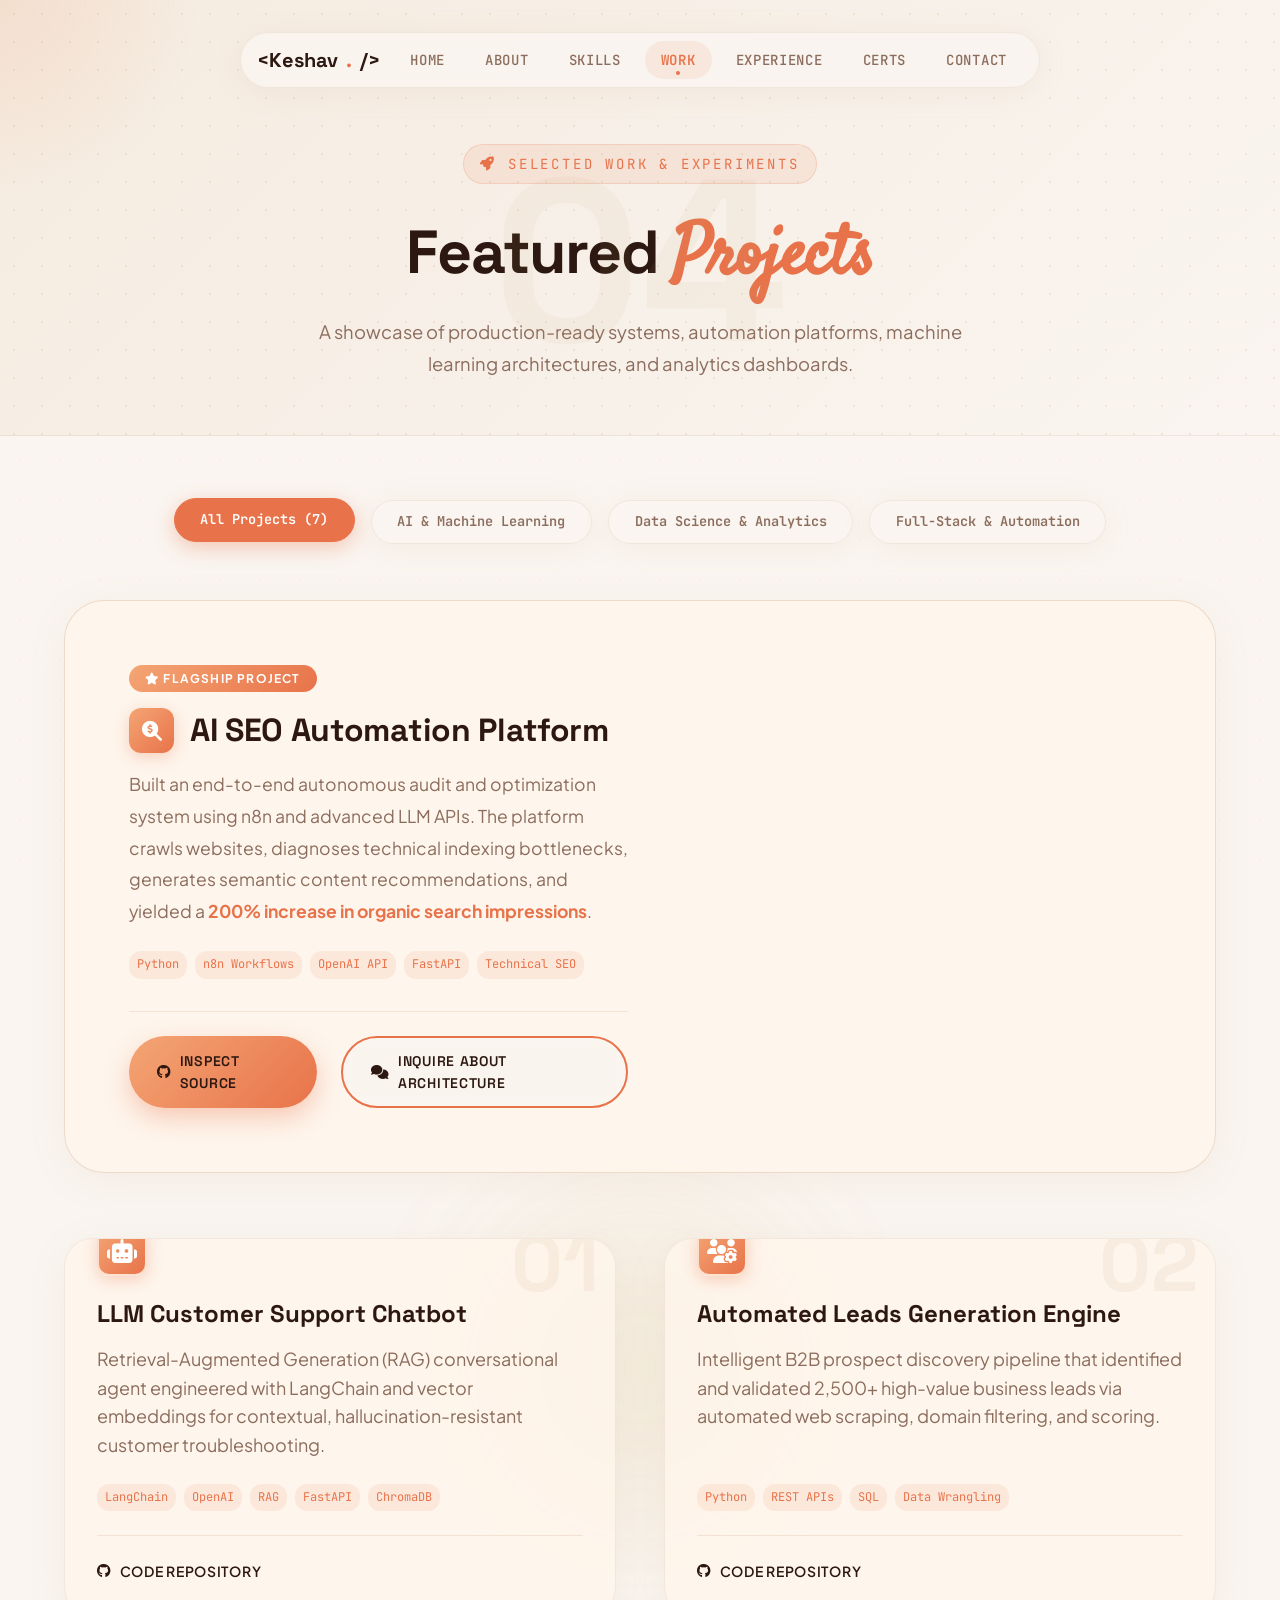
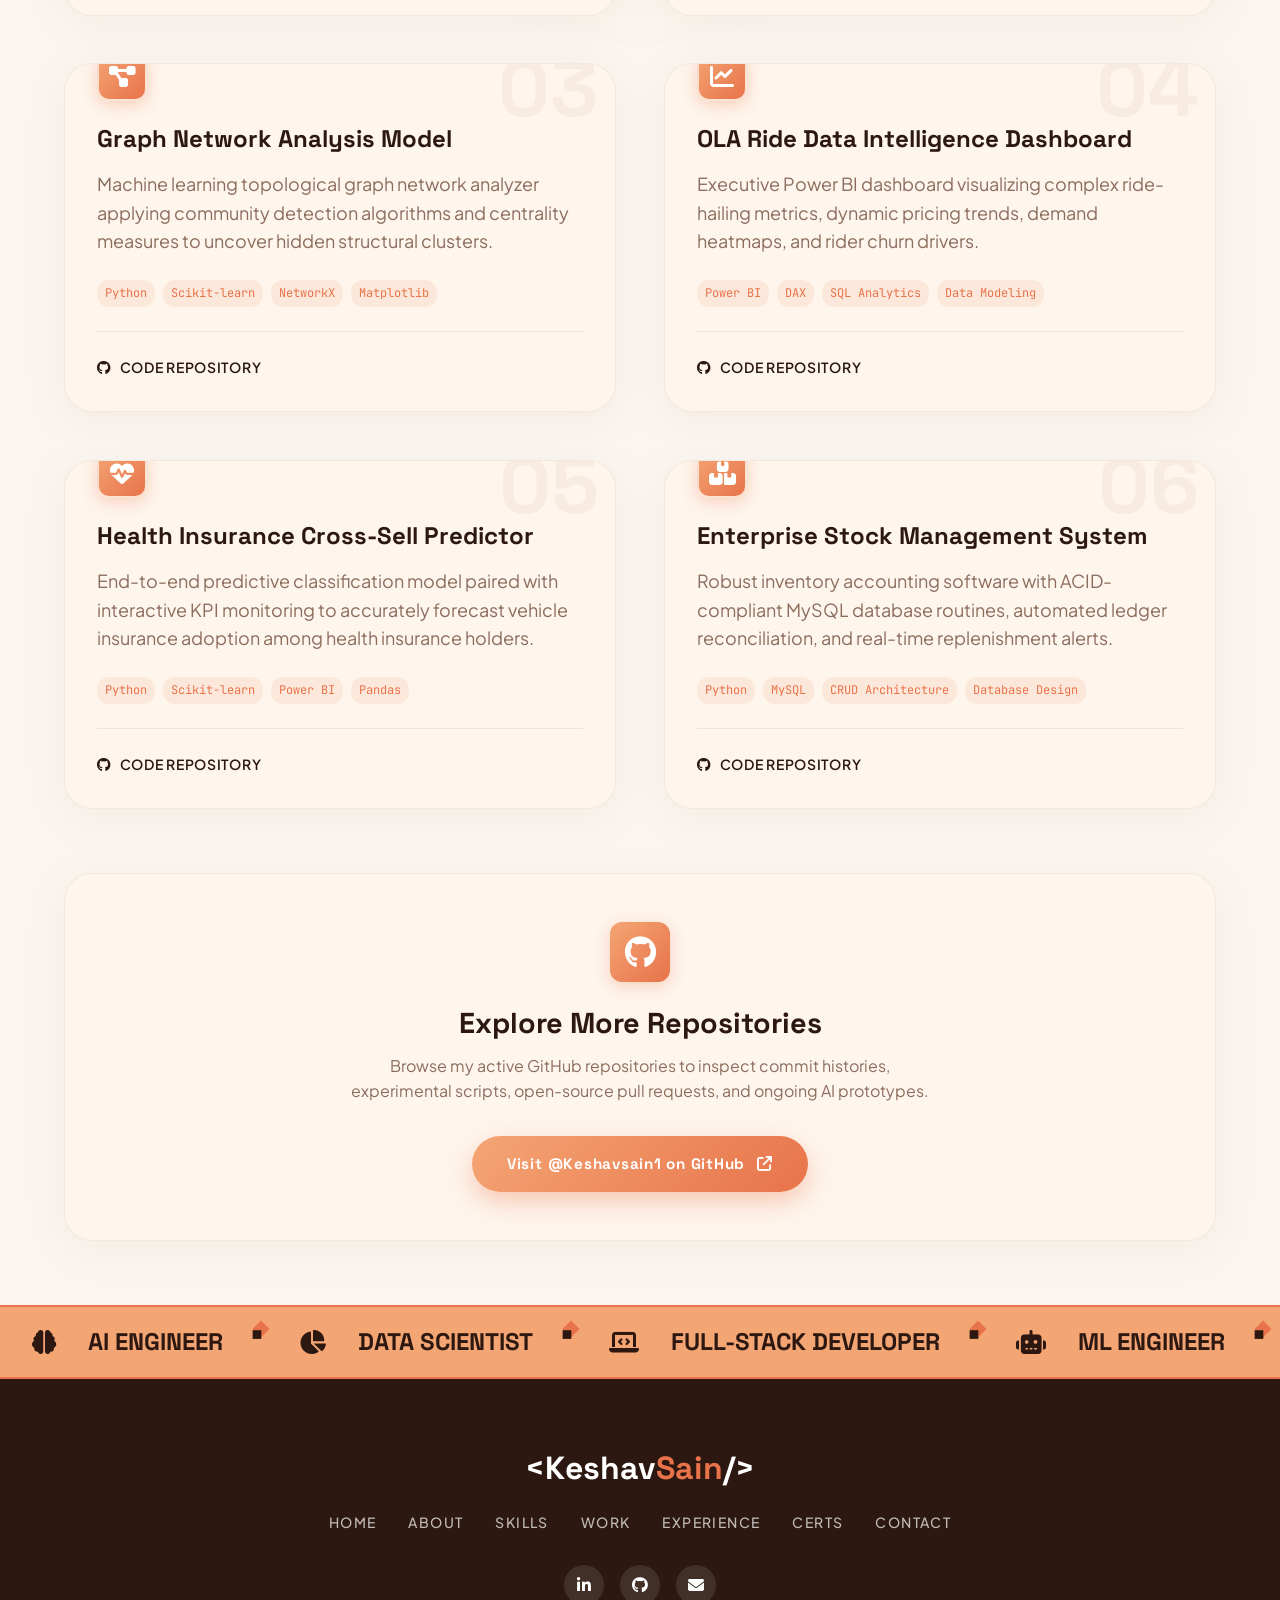
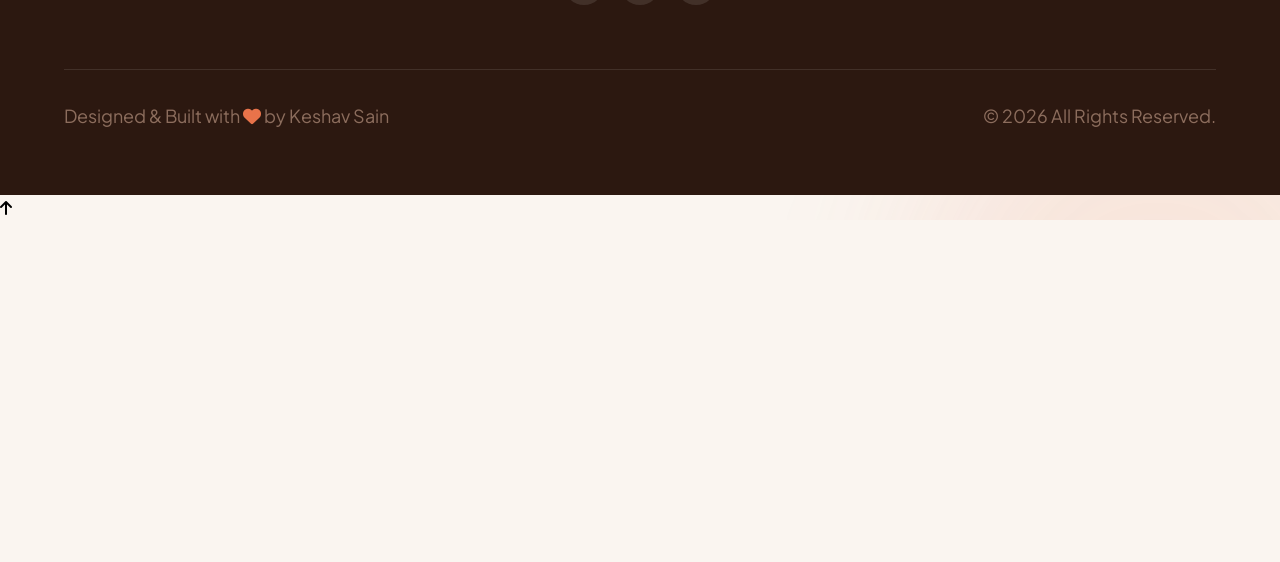
<file: projects.html>
<!DOCTYPE html>
<html lang="en">
<head>
    <meta charset="UTF-8">
    <meta name="viewport" content="width=device-width, initial-scale=1.0">
    <title>Featured Projects | Keshav Sain</title>
    <meta name="description" content="Explore Keshav Sain's engineering projects in AI, Machine Learning, Data Analytics, and Full-Stack Development.">
    
    <!-- Google Fonts -->
    <link rel="preconnect" href="https://fonts.googleapis.com">
    <link rel="preconnect" href="https://fonts.gstatic.com" crossorigin>
    <link href="https://fonts.googleapis.com/css2?family=Plus+Jakarta+Sans:ital,wght@0,300;0,400;0,500;0,600;0,700;0,800;1,400&family=Space+Grotesk:wght@400;500;600;700&family=Satisfy&family=Caveat:wght@600;700&family=Inter:wght@300;400;500;600;700&family=JetBrains+Mono:wght@400;500&display=swap" rel="stylesheet">
    
    <!-- Font Awesome -->
    <link rel="stylesheet" href="https://cdnjs.cloudflare.com/ajax/libs/font-awesome/6.5.1/css/all.min.css">
    
    <!-- Main Stylesheet -->
    <link rel="stylesheet" href="style.css">
</head>
<body>

    <!-- ========== PRELOADER ========== -->
    <div id="preloader">
        <div class="loader">
            <div class="loader-ring"></div>
            <div class="loader-ring ring-2"></div>
            <span class="loader-text">KS</span>
        </div>
    </div>

    <!-- ========== CURSOR GLOW ========== -->
    <div class="cursor-glow" id="cursorGlow"></div>

    <!-- ========== DECORATIVE WARM BLOBS ========== -->
    <div class="blob blob-1"></div>
    <div class="blob blob-2"></div>
    <div class="blob blob-3"></div>

    <!-- ========== FLOATING TOP NAV PILL ========== -->
    <nav class="floating-nav" id="floatingNav">
        <div class="nav-pill-box">
            <a href="index.html" class="nav-logo">&lt;Keshav<span>.</span>/&gt;</a>
            <div class="nav-links">
                <a href="index.html" class="pill-nav-link">HOME</a>
                <a href="about.html" class="pill-nav-link">ABOUT</a>
                <a href="skills.html" class="pill-nav-link">SKILLS</a>
                <a href="projects.html" class="pill-nav-link current">WORK</a>
                <a href="experience.html" class="pill-nav-link">EXPERIENCE</a>
                <a href="certifications.html" class="pill-nav-link">CERTS</a>
                <a href="contact.html" class="pill-nav-link">CONTACT</a>
            </div>
            <button class="mobile-menu-btn" id="mobileMenuBtn" aria-label="Toggle navigation">
                <i class="fas fa-bars"></i>
            </button>
        </div>
    </nav>

    <!-- Mobile Nav Overlay -->
    <div class="mobile-nav-overlay" id="mobileNavOverlay">
        <div class="mobile-nav-list">
            <a href="index.html" class="mobile-nav-link">HOME</a>
            <a href="about.html" class="mobile-nav-link">ABOUT</a>
            <a href="skills.html" class="mobile-nav-link">SKILLS</a>
            <a href="projects.html" class="mobile-nav-link current">WORK</a>
            <a href="experience.html" class="mobile-nav-link">EXPERIENCE</a>
            <a href="certifications.html" class="mobile-nav-link">CERTS</a>
            <a href="contact.html" class="mobile-nav-link">CONTACT</a>
        </div>
    </div>

    <!-- ========== PAGE HERO BANNER ========== -->
    <section class="page-hero reveal">
        <div class="dot-grid-overlay"></div>
        <div class="hero-content">
            <span class="bg-number">04</span>
            <span class="section-subtitle"><i class="fas fa-rocket"></i> SELECTED WORK &amp; EXPERIMENTS</span>
            <h1 class="page-title">Featured <span>Projects</span></h1>
            <p class="page-subtitle">A showcase of production-ready systems, automation platforms, machine learning architectures, and analytics dashboards.</p>
        </div>
    </section>

    <!-- ========== PROJECTS CONTENT ========== -->
    <section class="projects-section" style="padding: 4rem 0;">
        <div class="container">
            
            <!-- Category Filter Tabs -->
            <div class="project-filters reveal">
                <button class="filter-btn active" data-filter="all">All Projects (7)</button>
                <button class="filter-btn" data-filter="ai-ml">AI &amp; Machine Learning</button>
                <button class="filter-btn" data-filter="data">Data Science &amp; Analytics</button>
                <button class="filter-btn" data-filter="full-stack">Full-Stack &amp; Automation</button>
            </div>

            <!-- Featured Flagship Project -->
            <div class="featured-project reveal tilt-card" data-tilt data-category="ai-ml full-stack" style="margin-bottom: 4rem;">
                <div class="featured-content">
                    <span class="featured-tag layer-float"><i class="fas fa-star"></i> FLAGSHIP PROJECT</span>
                    <div class="layer-front" style="display: flex; align-items: center; gap: 1rem; margin-bottom: 1rem;">
                        <div class="skill-icon-wrap" style="width: 45px; height: 45px; font-size: 1.25rem;">
                            <i class="fas fa-search-dollar"></i>
                        </div>
                        <h2 style="font-size: 2rem; color: var(--text-primary); margin: 0;">AI SEO Automation Platform</h2>
                    </div>
                    <p class="layer-mid" style="color: var(--text-secondary); font-size: 1.1rem; line-height: 1.8; margin-bottom: 1.5rem;">
                        Built an end-to-end autonomous audit and optimization system using n8n and advanced LLM APIs. The platform crawls websites, diagnoses technical indexing bottlenecks, generates semantic content recommendations, and yielded a <strong style="color: var(--accent-coral);">200% increase in organic search impressions</strong>.
                    </p>
                    <div class="project-tech layer-mid" style="margin-bottom: 2rem;">
                        <span>Python</span>
                        <span>n8n Workflows</span>
                        <span>OpenAI API</span>
                        <span>FastAPI</span>
                        <span>Technical SEO</span>
                    </div>
                    <div class="project-links layer-front">
                        <a href="https://github.com/Keshavsain1" target="_blank" rel="noopener" class="btn-warm-filled" style="padding: 0.75rem 1.75rem;">
                            <i class="fab fa-github"></i> Inspect Source
                        </a>
                        <a href="contact.html" class="btn-warm-outlined" style="padding: 0.75rem 1.75rem;">
                            <i class="fas fa-comments"></i> Inquire About Architecture
                        </a>
                    </div>
                </div>
            </div>

            <!-- 6 Project Cards Grid -->
            <div class="projects-grid">
                
                <!-- Project 01 -->
                <div class="project-card reveal tilt-card" data-tilt data-category="ai-ml">
                    <div class="project-card-glow"></div>
                    <div class="project-content">
                        <span class="project-number layer-deep">01</span>
                        <div class="project-icon layer-float"><i class="fas fa-robot"></i></div>
                        <h3 class="project-title layer-front">LLM Customer Support Chatbot</h3>
                        <p class="project-desc layer-mid">
                            Retrieval-Augmented Generation (RAG) conversational agent engineered with LangChain and vector embeddings for contextual, hallucination-resistant customer troubleshooting.
                        </p>
                        <div class="project-tech layer-mid">
                            <span>LangChain</span>
                            <span>OpenAI</span>
                            <span>RAG</span>
                            <span>FastAPI</span>
                            <span>ChromaDB</span>
                        </div>
                        <div class="project-links layer-front">
                            <a href="https://github.com/Keshavsain1" target="_blank" rel="noopener">
                                <i class="fab fa-github"></i> Code Repository
                            </a>
                        </div>
                    </div>
                </div>

                <!-- Project 02 -->
                <div class="project-card reveal tilt-card" data-tilt data-category="ai-ml full-stack">
                    <div class="project-card-glow"></div>
                    <div class="project-content">
                        <span class="project-number layer-deep">02</span>
                        <div class="project-icon layer-float"><i class="fas fa-users-cog"></i></div>
                        <h3 class="project-title layer-front">Automated Leads Generation Engine</h3>
                        <p class="project-desc layer-mid">
                            Intelligent B2B prospect discovery pipeline that identified and validated 2,500+ high-value business leads via automated web scraping, domain filtering, and scoring.
                        </p>
                        <div class="project-tech layer-mid">
                            <span>Python</span>
                            <span>REST APIs</span>
                            <span>SQL</span>
                            <span>Data Wrangling</span>
                        </div>
                        <div class="project-links layer-front">
                            <a href="https://github.com/Keshavsain1" target="_blank" rel="noopener">
                                <i class="fab fa-github"></i> Code Repository
                            </a>
                        </div>
                    </div>
                </div>

                <!-- Project 03 -->
                <div class="project-card reveal tilt-card" data-tilt data-category="ai-ml data">
                    <div class="project-card-glow"></div>
                    <div class="project-content">
                        <span class="project-number layer-deep">03</span>
                        <div class="project-icon layer-float"><i class="fas fa-project-diagram"></i></div>
                        <h3 class="project-title layer-front">Graph Network Analysis Model</h3>
                        <p class="project-desc layer-mid">
                            Machine learning topological graph network analyzer applying community detection algorithms and centrality measures to uncover hidden structural clusters.
                        </p>
                        <div class="project-tech layer-mid">
                            <span>Python</span>
                            <span>Scikit-learn</span>
                            <span>NetworkX</span>
                            <span>Matplotlib</span>
                        </div>
                        <div class="project-links layer-front">
                            <a href="https://github.com/Keshavsain1" target="_blank" rel="noopener">
                                <i class="fab fa-github"></i> Code Repository
                            </a>
                        </div>
                    </div>
                </div>

                <!-- Project 04 -->
                <div class="project-card reveal tilt-card" data-tilt data-category="data">
                    <div class="project-card-glow"></div>
                    <div class="project-content">
                        <span class="project-number layer-deep">04</span>
                        <div class="project-icon layer-float"><i class="fas fa-chart-line"></i></div>
                        <h3 class="project-title layer-front">OLA Ride Data Intelligence Dashboard</h3>
                        <p class="project-desc layer-mid">
                            Executive Power BI dashboard visualizing complex ride-hailing metrics, dynamic pricing trends, demand heatmaps, and rider churn drivers.
                        </p>
                        <div class="project-tech layer-mid">
                            <span>Power BI</span>
                            <span>DAX</span>
                            <span>SQL Analytics</span>
                            <span>Data Modeling</span>
                        </div>
                        <div class="project-links layer-front">
                            <a href="https://github.com/Keshavsain1" target="_blank" rel="noopener">
                                <i class="fab fa-github"></i> Code Repository
                            </a>
                        </div>
                    </div>
                </div>

                <!-- Project 05 -->
                <div class="project-card reveal tilt-card" data-tilt data-category="ai-ml data">
                    <div class="project-card-glow"></div>
                    <div class="project-content">
                        <span class="project-number layer-deep">05</span>
                        <div class="project-icon layer-float"><i class="fas fa-heartbeat"></i></div>
                        <h3 class="project-title layer-front">Health Insurance Cross-Sell Predictor</h3>
                        <p class="project-desc layer-mid">
                            End-to-end predictive classification model paired with interactive KPI monitoring to accurately forecast vehicle insurance adoption among health insurance holders.
                        </p>
                        <div class="project-tech layer-mid">
                            <span>Python</span>
                            <span>Scikit-learn</span>
                            <span>Power BI</span>
                            <span>Pandas</span>
                        </div>
                        <div class="project-links layer-front">
                            <a href="https://github.com/Keshavsain1" target="_blank" rel="noopener">
                                <i class="fab fa-github"></i> Code Repository
                            </a>
                        </div>
                    </div>
                </div>

                <!-- Project 06 -->
                <div class="project-card reveal tilt-card" data-tilt data-category="full-stack">
                    <div class="project-card-glow"></div>
                    <div class="project-content">
                        <span class="project-number layer-deep">06</span>
                        <div class="project-icon layer-float"><i class="fas fa-boxes-stacked"></i></div>
                        <h3 class="project-title layer-front">Enterprise Stock Management System</h3>
                        <p class="project-desc layer-mid">
                            Robust inventory accounting software with ACID-compliant MySQL database routines, automated ledger reconciliation, and real-time replenishment alerts.
                        </p>
                        <div class="project-tech layer-mid">
                            <span>Python</span>
                            <span>MySQL</span>
                            <span>CRUD Architecture</span>
                            <span>Database Design</span>
                        </div>
                        <div class="project-links layer-front">
                            <a href="https://github.com/Keshavsain1" target="_blank" rel="noopener">
                                <i class="fab fa-github"></i> Code Repository
                            </a>
                        </div>
                    </div>
                </div>

            </div>

            <!-- GitHub Callout Card -->
            <div class="stat-card reveal" style="margin-top: 4rem; text-align: center; padding: 3rem;">
                <div class="skill-icon-wrap" style="margin: 0 auto 1.5rem; width: 60px; height: 60px; font-size: 2rem;">
                    <i class="fab fa-github"></i>
                </div>
                <h3 style="font-size: 1.8rem; color: var(--text-primary); margin-bottom: 0.75rem;">Explore More Repositories</h3>
                <p style="color: var(--text-secondary); max-width: 600px; margin: 0 auto 2rem; font-size: 1rem; line-height: 1.6;">
                    Browse my active GitHub repositories to inspect commit histories, experimental scripts, open-source pull requests, and ongoing AI prototypes.
                </p>
                <a href="https://github.com/Keshavsain1" target="_blank" rel="noopener" class="btn-warm-filled">
                    <span>Visit @Keshavsain1 on GitHub</span>
                    <i class="fas fa-arrow-up-right-from-square"></i>
                </a>
            </div>

        </div>
    </section>

    <!-- ========== MARQUEE TICKER ========== -->
    <div class="marquee-section">
        <div class="marquee-track">
            <div class="marquee-content">
                <span class="marquee-item"><i class="fas fa-brain"></i> AI ENGINEER</span><span class="marquee-dot">◆</span>
                <span class="marquee-item"><i class="fas fa-chart-pie"></i> DATA SCIENTIST</span><span class="marquee-dot">◆</span>
                <span class="marquee-item"><i class="fas fa-laptop-code"></i> FULL-STACK DEVELOPER</span><span class="marquee-dot">◆</span>
                <span class="marquee-item"><i class="fas fa-robot"></i> ML ENGINEER</span><span class="marquee-dot">◆</span>
                <span class="marquee-item"><i class="fas fa-search-dollar"></i> SEO SPECIALIST</span><span class="marquee-dot">◆</span>
                <span class="marquee-item"><i class="fab fa-python"></i> PYTHON DEVELOPER</span><span class="marquee-dot">◆</span>
                <span class="marquee-item"><i class="fas fa-brain"></i> AI ENGINEER</span><span class="marquee-dot">◆</span>
                <span class="marquee-item"><i class="fas fa-chart-pie"></i> DATA SCIENTIST</span><span class="marquee-dot">◆</span>
                <span class="marquee-item"><i class="fas fa-laptop-code"></i> FULL-STACK DEVELOPER</span><span class="marquee-dot">◆</span>
                <span class="marquee-item"><i class="fas fa-robot"></i> ML ENGINEER</span><span class="marquee-dot">◆</span>
                <span class="marquee-item"><i class="fas fa-search-dollar"></i> SEO SPECIALIST</span><span class="marquee-dot">◆</span>
                <span class="marquee-item"><i class="fab fa-python"></i> PYTHON DEVELOPER</span><span class="marquee-dot">◆</span>
            </div>
        </div>
    </div>

    <!-- ========== FOOTER ========== -->
    <footer class="site-footer" id="footer">
        <div class="container">
            <div class="footer-top">
                <a href="index.html" class="footer-logo">&lt;Keshav<span>Sain</span>/&gt;</a>
                <div class="footer-links">
                    <a href="index.html">HOME</a>
                    <a href="about.html">ABOUT</a>
                    <a href="skills.html">SKILLS</a>
                    <a href="projects.html">WORK</a>
                    <a href="experience.html">EXPERIENCE</a>
                    <a href="certifications.html">CERTS</a>
                    <a href="contact.html">CONTACT</a>
                </div>
                <div class="footer-socials">
                    <a href="https://www.linkedin.com/in/keshav-sain-4450271b2" target="_blank" rel="noopener" aria-label="LinkedIn"><i class="fab fa-linkedin-in"></i></a>
                    <a href="https://github.com/Keshavsain1" target="_blank" rel="noopener" aria-label="GitHub"><i class="fab fa-github"></i></a>
                    <a href="mailto:Keshavsain.jpr@gmail.com" aria-label="Email"><i class="fas fa-envelope"></i></a>
                </div>
            </div>
            <div class="footer-bottom">
                <p class="footer-text">Designed &amp; Built with <i class="fas fa-heart"></i> by Keshav Sain</p>
                <p class="footer-copyright">&copy; 2026 All Rights Reserved.</p>
            </div>
        </div>
    </footer>

    <!-- ========== BACK TO TOP & TOAST ========== -->
    <button id="backToTop" aria-label="Back to top">
        <i class="fas fa-arrow-up"></i>
    </button>

    <div id="toast" class="toast">
        <i class="fas fa-check-circle"></i>
        <span>Message sent successfully! I'll get back to you soon.</span>
    </div>

    <!-- ========== PROJECT DETAILS MODAL ========== -->
    <div id="projectModal" class="project-modal">
        <div class="project-modal-dialog">
            <button class="modal-close" id="modalCloseBtn" aria-label="Close modal">&times;</button>
            <span class="featured-tag" id="modalBadge">AI &amp; Machine Learning</span>
            <h2 id="modalTitle" style="font-size: 2rem; color: var(--text-primary); margin: 0.75rem 0 1rem; font-family: var(--font-heading);">Project Title</h2>
            <p id="modalDesc" style="color: var(--text-secondary); font-size: 1.05rem; line-height: 1.7; margin-bottom: 1.5rem;">Project detailed overview.</p>
            
            <div style="background: var(--bg-section-alt); padding: 1.25rem; border-radius: var(--radius-md); border: var(--glass-border); margin-bottom: 1.5rem;">
                <h4 style="font-size: 0.85rem; color: var(--accent-coral); text-transform: uppercase; letter-spacing: 0.1em; margin-bottom: 0.4rem; font-family: var(--font-mono);">
                    <i class="fas fa-chart-line"></i> Measurable Impact &amp; Results
                </h4>
                <p id="modalMetrics" style="font-size: 0.95rem; color: var(--text-primary); font-weight: 600; margin: 0;"></p>
            </div>

            <h4 style="font-size: 0.85rem; color: var(--text-secondary); text-transform: uppercase; letter-spacing: 0.1em; margin-bottom: 0.75rem; font-family: var(--font-mono);">Technology Stack</h4>
            <div id="modalTechTags" style="display: flex; flex-wrap: wrap; gap: 0.5rem; margin-bottom: 2rem;"></div>

            <div style="display: flex; gap: 1rem;">
                <a id="modalGithubLink" href="#" target="_blank" rel="noopener" class="btn-warm-filled" style="flex: 1; justify-content: center;">
                    <i class="fab fa-github"></i> Inspect Source Repository
                </a>
            </div>
        </div>
    </div>

    <!-- Main Script -->
    <script src="script.js"></script>
</body>
</html>
</file>
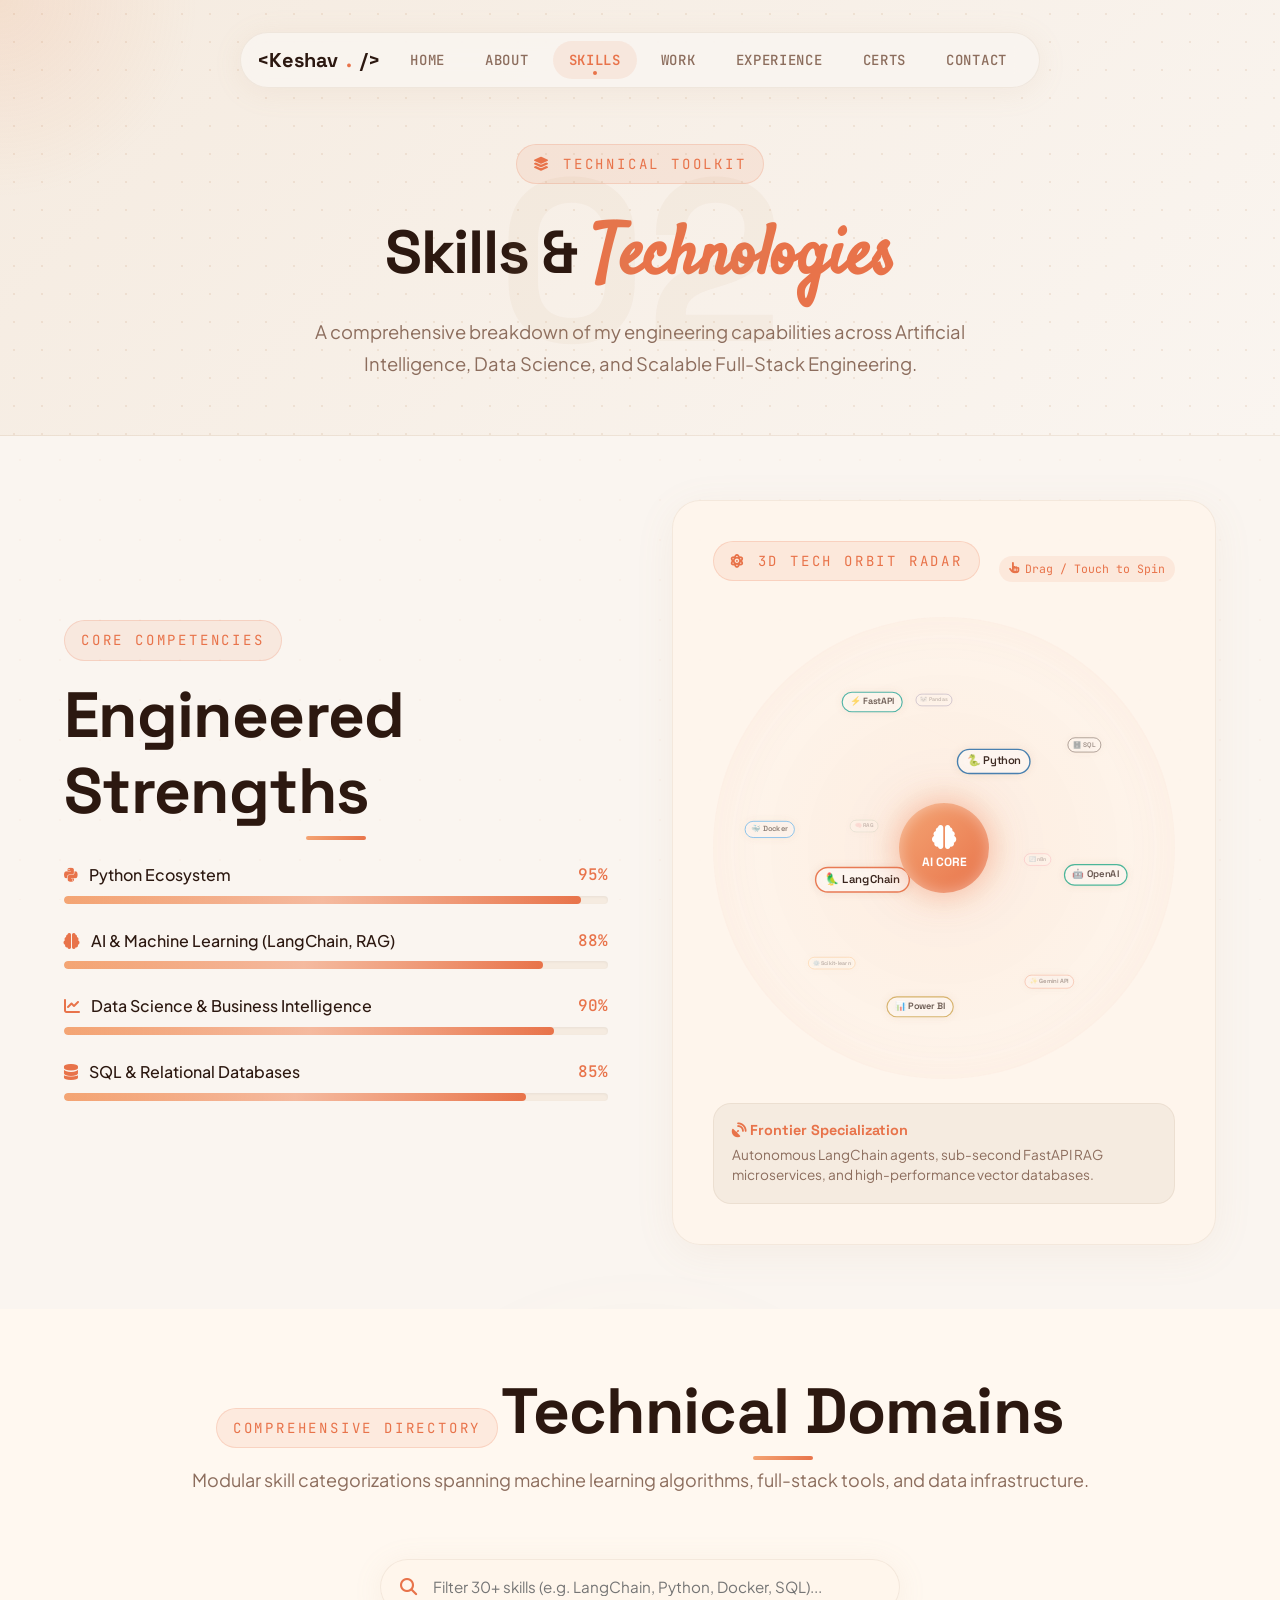
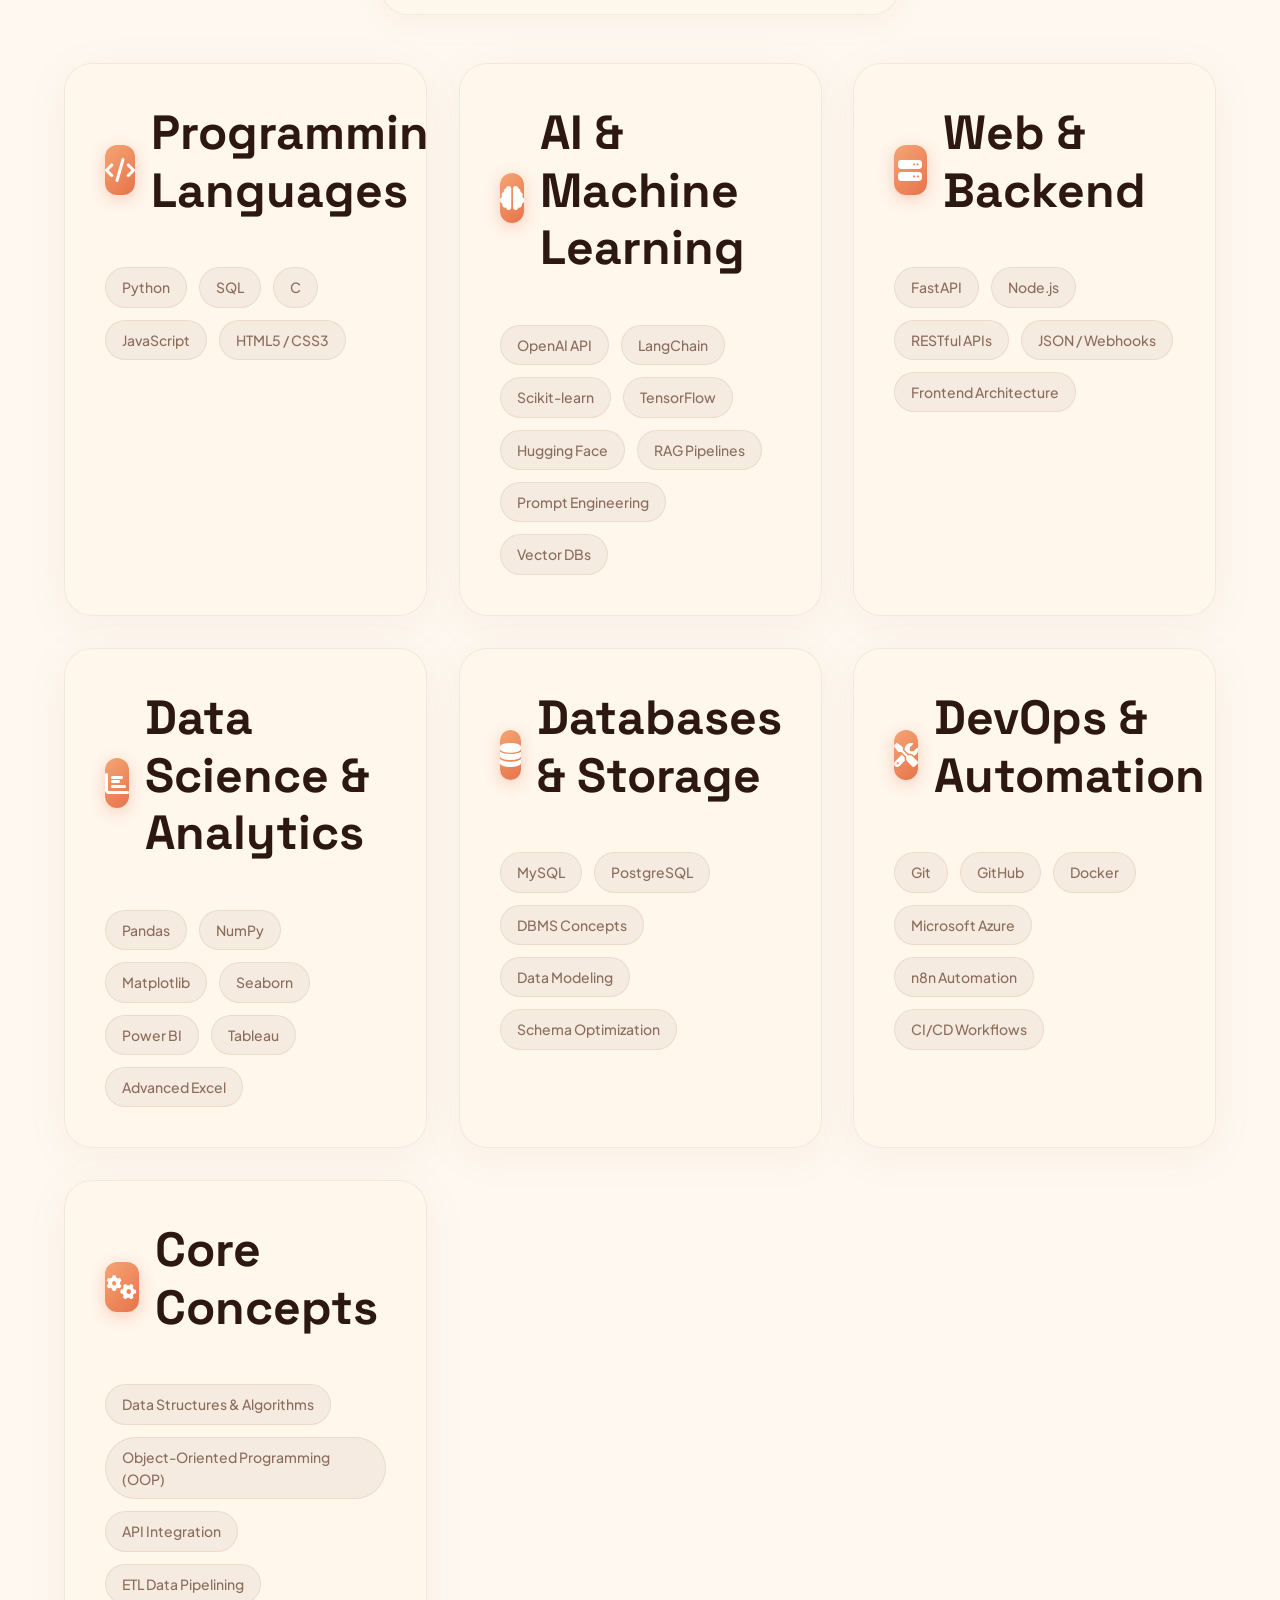
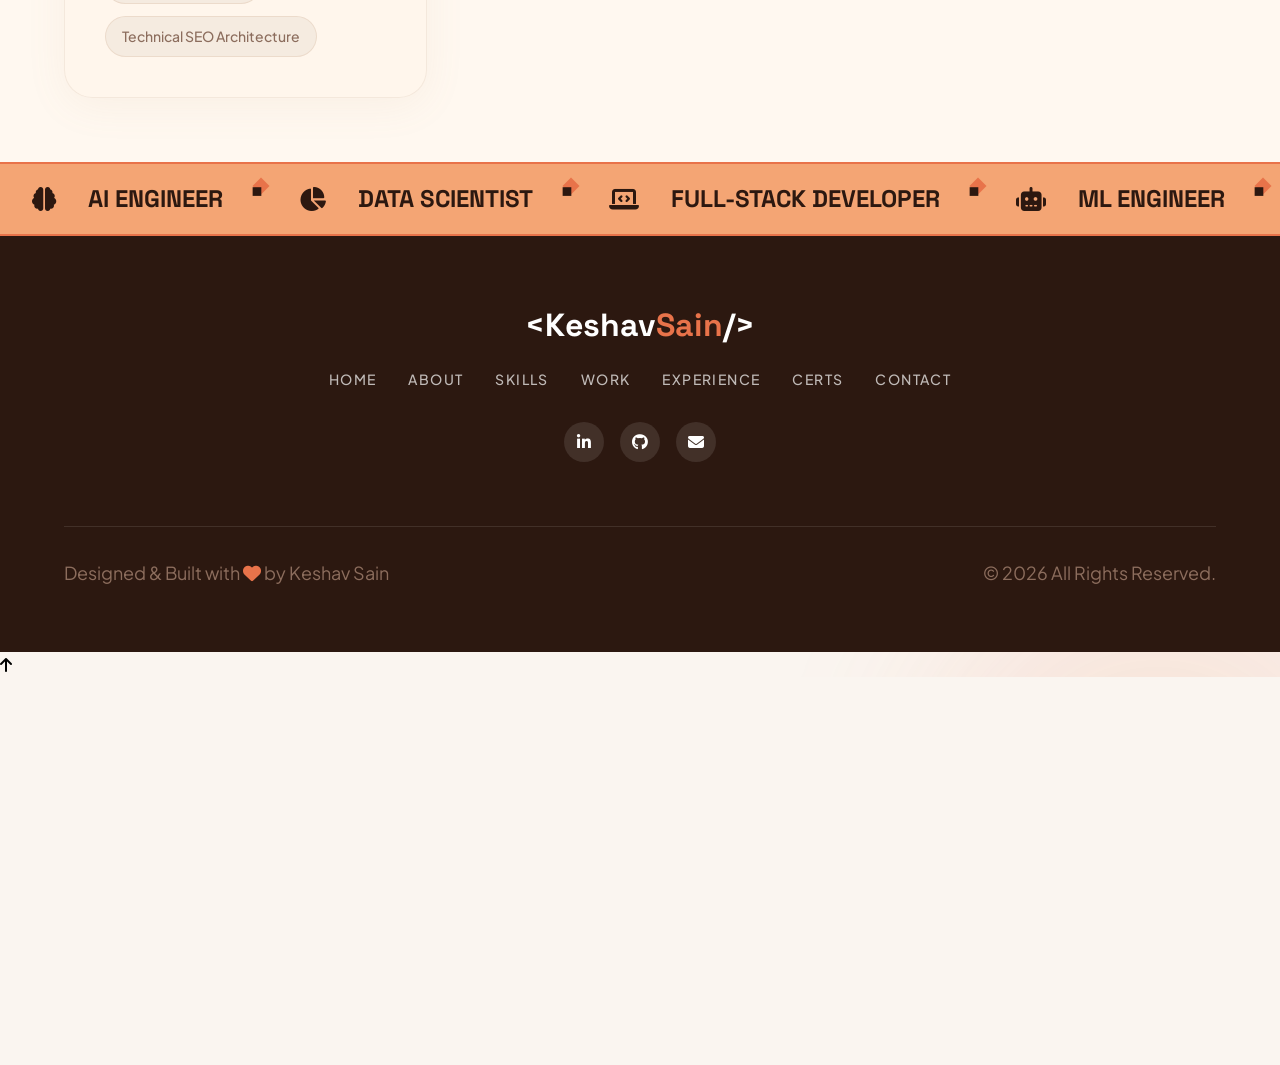
<file: skills.html>
<!DOCTYPE html>
<html lang="en">
<head>
    <meta charset="UTF-8">
    <meta name="viewport" content="width=device-width, initial-scale=1.0">
    <title>Skills &amp; Technologies | Keshav Sain</title>
    <meta name="description" content="Keshav Sain's technical skills, proficiencies, programming languages, and AI/ML stack.">
    
    <!-- Google Fonts -->
    <link rel="preconnect" href="https://fonts.googleapis.com">
    <link rel="preconnect" href="https://fonts.gstatic.com" crossorigin>
    <link href="https://fonts.googleapis.com/css2?family=Plus+Jakarta+Sans:ital,wght@0,300;0,400;0,500;0,600;0,700;0,800;1,400&family=Space+Grotesk:wght@400;500;600;700&family=Satisfy&family=Caveat:wght@600;700&family=Inter:wght@300;400;500;600;700&family=JetBrains+Mono:wght@400;500&display=swap" rel="stylesheet">
    
    <!-- Font Awesome -->
    <link rel="stylesheet" href="https://cdnjs.cloudflare.com/ajax/libs/font-awesome/6.5.1/css/all.min.css">
    
    <!-- Main Stylesheet -->
    <link rel="stylesheet" href="style.css">
</head>
<body>

    <!-- ========== PRELOADER ========== -->
    <div id="preloader">
        <div class="loader">
            <div class="loader-ring"></div>
            <div class="loader-ring ring-2"></div>
            <span class="loader-text">KS</span>
        </div>
    </div>

    <!-- ========== CURSOR GLOW ========== -->
    <div class="cursor-glow" id="cursorGlow"></div>

    <!-- ========== DECORATIVE WARM BLOBS ========== -->
    <div class="blob blob-1"></div>
    <div class="blob blob-2"></div>
    <div class="blob blob-3"></div>

    <!-- ========== FLOATING TOP NAV PILL ========== -->
    <nav class="floating-nav" id="floatingNav">
        <div class="nav-pill-box">
            <a href="index.html" class="nav-logo">&lt;Keshav<span>.</span>/&gt;</a>
            <div class="nav-links">
                <a href="index.html" class="pill-nav-link">HOME</a>
                <a href="about.html" class="pill-nav-link">ABOUT</a>
                <a href="skills.html" class="pill-nav-link current">SKILLS</a>
                <a href="projects.html" class="pill-nav-link">WORK</a>
                <a href="experience.html" class="pill-nav-link">EXPERIENCE</a>
                <a href="certifications.html" class="pill-nav-link">CERTS</a>
                <a href="contact.html" class="pill-nav-link">CONTACT</a>
            </div>
            <button class="mobile-menu-btn" id="mobileMenuBtn" aria-label="Toggle navigation">
                <i class="fas fa-bars"></i>
            </button>
        </div>
    </nav>

    <!-- Mobile Nav Overlay -->
    <div class="mobile-nav-overlay" id="mobileNavOverlay">
        <div class="mobile-nav-list">
            <a href="index.html" class="mobile-nav-link">HOME</a>
            <a href="about.html" class="mobile-nav-link">ABOUT</a>
            <a href="skills.html" class="mobile-nav-link current">SKILLS</a>
            <a href="projects.html" class="mobile-nav-link">WORK</a>
            <a href="experience.html" class="mobile-nav-link">EXPERIENCE</a>
            <a href="certifications.html" class="mobile-nav-link">CERTS</a>
            <a href="contact.html" class="mobile-nav-link">CONTACT</a>
        </div>
    </div>

    <!-- ========== PAGE HERO BANNER ========== -->
    <section class="page-hero reveal">
        <div class="dot-grid-overlay"></div>
        <div class="hero-content">
            <span class="bg-number">02</span>
            <span class="section-subtitle"><i class="fas fa-layer-group"></i> TECHNICAL TOOLKIT</span>
            <h1 class="page-title">Skills &amp; <span>Technologies</span></h1>
            <p class="page-subtitle">A comprehensive breakdown of my engineering capabilities across Artificial Intelligence, Data Science, and Scalable Full-Stack Engineering.</p>
        </div>
    </section>

    <!-- ========== PROFICIENCY OVERVIEW (SKILL BARS + ORBIT) ========== -->
    <section class="skills-overview-section" style="padding: 4rem 0;">
        <div class="container">
            <div class="about-grid" style="align-items: center;">
                <!-- Left: Skill Bars -->
                <div class="skill-bars-container reveal">
                    <span class="section-subtitle">CORE COMPETENCIES</span>
                    <h2 class="section-title" style="margin-bottom: 2rem;">Engineered Strengths</h2>
                    
                    <div class="skill-bars">
                        <div class="skill-item" style="margin-bottom: 1.5rem;">
                            <div class="skill-info">
                                <span><i class="fab fa-python" style="color: var(--accent-coral); margin-right: 0.5rem;"></i> Python Ecosystem</span>
                                <span class="skill-pct">95%</span>
                            </div>
                            <div class="skill-bar-track">
                                <div class="skill-bar-fill" data-width="95"></div>
                            </div>
                        </div>

                        <div class="skill-item" style="margin-bottom: 1.5rem;">
                            <div class="skill-info">
                                <span><i class="fas fa-brain" style="color: var(--accent-coral); margin-right: 0.5rem;"></i> AI &amp; Machine Learning (LangChain, RAG)</span>
                                <span class="skill-pct">88%</span>
                            </div>
                            <div class="skill-bar-track">
                                <div class="skill-bar-fill" data-width="88"></div>
                            </div>
                        </div>

                        <div class="skill-item" style="margin-bottom: 1.5rem;">
                            <div class="skill-info">
                                <span><i class="fas fa-chart-line" style="color: var(--accent-coral); margin-right: 0.5rem;"></i> Data Science &amp; Business Intelligence</span>
                                <span class="skill-pct">90%</span>
                            </div>
                            <div class="skill-bar-track">
                                <div class="skill-bar-fill" data-width="90"></div>
                            </div>
                        </div>

                        <div class="skill-item" style="margin-bottom: 1.5rem;">
                            <div class="skill-info">
                                <span><i class="fas fa-database" style="color: var(--accent-coral); margin-right: 0.5rem;"></i> SQL &amp; Relational Databases</span>
                                <span class="skill-pct">85%</span>
                            </div>
                            <div class="skill-bar-track">
                                <div class="skill-bar-fill" data-width="85"></div>
                            </div>
                        </div>
                    </div>
                </div>

                <!-- Right: 3D Interactive Tech Stack Orbit Sphere -->
                <div class="stat-card reveal tilt-card" style="padding: 2.5rem; text-align: center; position: relative;">
                    <div class="layer-front" style="display: flex; justify-content: space-between; align-items: center; margin-bottom: 1.25rem;">
                        <span class="section-subtitle"><i class="fas fa-atom"></i> 3D TECH ORBIT RADAR</span>
                        <span style="font-family: var(--font-mono); font-size: 0.72rem; color: var(--accent-coral); background: rgba(232, 115, 74, 0.1); padding: 0.25rem 0.65rem; border-radius: var(--radius-full); display: inline-flex; align-items: center; gap: 0.35rem;">
                            <i class="fas fa-hand-pointer"></i> Drag / Touch to Spin
                        </span>
                    </div>

                    <div class="tech-orbit-wrap">
                        <canvas id="techOrbitCanvas" class="tech-orbit-canvas"></canvas>
                        <div class="orbit-center-core">
                            <i class="fas fa-brain"></i>
                            <span>AI CORE</span>
                        </div>
                    </div>

                    <div class="layer-mid" style="margin-top: 1.5rem; text-align: left; background: var(--bg-base-2); padding: 1.1rem; border-radius: var(--radius-md); border: var(--glass-border);">
                        <h4 style="font-size: 0.9rem; color: var(--accent-coral); margin-bottom: 0.35rem;">
                            <i class="fas fa-satellite-dish"></i> Frontier Specialization
                        </h4>
                        <p style="font-size: 0.85rem; color: var(--text-secondary); margin: 0; line-height: 1.5;">
                            Autonomous LangChain agents, sub-second FastAPI RAG microservices, and high-performance vector databases.
                        </p>
                    </div>
                </div>
            </div>
        </div>
    </section>

    <!-- ========== 7 TECHNICAL DOMAINS GRID ========== -->
    <section class="technical-domains-section" style="padding: 4rem 0; background: var(--bg-section-alt);">
        <div class="container">
            <div class="section-header reveal">
                <span class="section-subtitle">COMPREHENSIVE DIRECTORY</span>
                <h2 class="section-title">Technical Domains</h2>
                <p class="section-desc">Modular skill categorizations spanning machine learning algorithms, full-stack tools, and data infrastructure.</p>
            </div>

            <!-- Real-time Skill Filter Search Bar -->
            <div class="skill-search-box reveal" style="max-width: 520px; margin: 0 auto 3rem; position: relative;">
                <i class="fas fa-search" style="position: absolute; left: 1.25rem; top: 50%; transform: translateY(-50%); color: var(--accent-coral); font-size: 1.05rem;"></i>
                <input type="text" id="skillSearch" placeholder="Filter 30+ skills (e.g. LangChain, Python, Docker, SQL)..." 
                       style="width: 100%; padding: 0.95rem 1.25rem 0.95rem 3.25rem; border-radius: var(--radius-full); border: var(--glass-border); background: var(--bg-card); color: var(--text-primary); font-family: var(--font-body); font-size: 0.95rem; box-shadow: var(--shadow-warm); outline: none; transition: var(--transition);">
            </div>

            <div class="skills-grid" style="display: grid; grid-template-columns: repeat(auto-fit, minmax(320px, 1fr)); gap: 2rem;">
                
                <!-- Category 1: Programming Languages -->
                <div class="skill-category reveal tilt-card" data-tilt>
                    <div class="skill-category-title layer-front">
                        <div class="skill-icon-wrap"><i class="fas fa-code"></i></div>
                        <h3>Programming Languages</h3>
                    </div>
                    <div class="skill-tags-container layer-mid">
                        <span class="skill-tag">Python</span>
                        <span class="skill-tag">SQL</span>
                        <span class="skill-tag">C</span>
                        <span class="skill-tag">JavaScript</span>
                        <span class="skill-tag">HTML5 / CSS3</span>
                    </div>
                </div>

                <!-- Category 2: AI & Machine Learning -->
                <div class="skill-category reveal tilt-card" data-tilt>
                    <div class="skill-category-title layer-front">
                        <div class="skill-icon-wrap"><i class="fas fa-brain"></i></div>
                        <h3>AI &amp; Machine Learning</h3>
                    </div>
                    <div class="skill-tags-container layer-mid">
                        <span class="skill-tag">OpenAI API</span>
                        <span class="skill-tag">LangChain</span>
                        <span class="skill-tag">Scikit-learn</span>
                        <span class="skill-tag">TensorFlow</span>
                        <span class="skill-tag">Hugging Face</span>
                        <span class="skill-tag">RAG Pipelines</span>
                        <span class="skill-tag">Prompt Engineering</span>
                        <span class="skill-tag">Vector DBs</span>
                    </div>
                </div>

                <!-- Category 3: Web & Backend -->
                <div class="skill-category reveal tilt-card" data-tilt>
                    <div class="skill-category-title layer-front">
                        <div class="skill-icon-wrap"><i class="fas fa-server"></i></div>
                        <h3>Web &amp; Backend</h3>
                    </div>
                    <div class="skill-tags-container layer-mid">
                        <span class="skill-tag">FastAPI</span>
                        <span class="skill-tag">Node.js</span>
                        <span class="skill-tag">RESTful APIs</span>
                        <span class="skill-tag">JSON / Webhooks</span>
                        <span class="skill-tag">Frontend Architecture</span>
                    </div>
                </div>

                <!-- Category 4: Data Science & Analytics -->
                <div class="skill-category reveal tilt-card" data-tilt>
                    <div class="skill-category-title layer-front">
                        <div class="skill-icon-wrap"><i class="fas fa-chart-bar"></i></div>
                        <h3>Data Science &amp; Analytics</h3>
                    </div>
                    <div class="skill-tags-container layer-mid">
                        <span class="skill-tag">Pandas</span>
                        <span class="skill-tag">NumPy</span>
                        <span class="skill-tag">Matplotlib</span>
                        <span class="skill-tag">Seaborn</span>
                        <span class="skill-tag">Power BI</span>
                        <span class="skill-tag">Tableau</span>
                        <span class="skill-tag">Advanced Excel</span>
                    </div>
                </div>

                <!-- Category 5: Databases -->
                <div class="skill-category reveal tilt-card" data-tilt>
                    <div class="skill-category-title layer-front">
                        <div class="skill-icon-wrap"><i class="fas fa-database"></i></div>
                        <h3>Databases &amp; Storage</h3>
                    </div>
                    <div class="skill-tags-container layer-mid">
                        <span class="skill-tag">MySQL</span>
                        <span class="skill-tag">PostgreSQL</span>
                        <span class="skill-tag">DBMS Concepts</span>
                        <span class="skill-tag">Data Modeling</span>
                        <span class="skill-tag">Schema Optimization</span>
                    </div>
                </div>

                <!-- Category 6: DevOps & Tools -->
                <div class="skill-category reveal tilt-card" data-tilt>
                    <div class="skill-category-title layer-front">
                        <div class="skill-icon-wrap"><i class="fas fa-tools"></i></div>
                        <h3>DevOps &amp; Automation</h3>
                    </div>
                    <div class="skill-tags-container layer-mid">
                        <span class="skill-tag">Git</span>
                        <span class="skill-tag">GitHub</span>
                        <span class="skill-tag">Docker</span>
                        <span class="skill-tag">Microsoft Azure</span>
                        <span class="skill-tag">n8n Automation</span>
                        <span class="skill-tag">CI/CD Workflows</span>
                    </div>
                </div>

                <!-- Category 7: Core Concepts -->
                <div class="skill-category reveal tilt-card" data-tilt>
                    <div class="skill-category-title layer-front">
                        <div class="skill-icon-wrap"><i class="fas fa-cogs"></i></div>
                        <h3>Core Concepts</h3>
                    </div>
                    <div class="skill-tags-container layer-mid">
                        <span class="skill-tag">Data Structures &amp; Algorithms</span>
                        <span class="skill-tag">Object-Oriented Programming (OOP)</span>
                        <span class="skill-tag">API Integration</span>
                        <span class="skill-tag">ETL Data Pipelining</span>
                        <span class="skill-tag">Technical SEO Architecture</span>
                    </div>
                </div>

            </div>
        </div>
    </section>

    <!-- ========== MARQUEE TICKER ========== -->
    <div class="marquee-section">
        <div class="marquee-track">
            <div class="marquee-content">
                <span class="marquee-item"><i class="fas fa-brain"></i> AI ENGINEER</span><span class="marquee-dot">◆</span>
                <span class="marquee-item"><i class="fas fa-chart-pie"></i> DATA SCIENTIST</span><span class="marquee-dot">◆</span>
                <span class="marquee-item"><i class="fas fa-laptop-code"></i> FULL-STACK DEVELOPER</span><span class="marquee-dot">◆</span>
                <span class="marquee-item"><i class="fas fa-robot"></i> ML ENGINEER</span><span class="marquee-dot">◆</span>
                <span class="marquee-item"><i class="fas fa-search-dollar"></i> SEO SPECIALIST</span><span class="marquee-dot">◆</span>
                <span class="marquee-item"><i class="fab fa-python"></i> PYTHON DEVELOPER</span><span class="marquee-dot">◆</span>
                <span class="marquee-item"><i class="fas fa-brain"></i> AI ENGINEER</span><span class="marquee-dot">◆</span>
                <span class="marquee-item"><i class="fas fa-chart-pie"></i> DATA SCIENTIST</span><span class="marquee-dot">◆</span>
                <span class="marquee-item"><i class="fas fa-laptop-code"></i> FULL-STACK DEVELOPER</span><span class="marquee-dot">◆</span>
                <span class="marquee-item"><i class="fas fa-robot"></i> ML ENGINEER</span><span class="marquee-dot">◆</span>
                <span class="marquee-item"><i class="fas fa-search-dollar"></i> SEO SPECIALIST</span><span class="marquee-dot">◆</span>
                <span class="marquee-item"><i class="fab fa-python"></i> PYTHON DEVELOPER</span><span class="marquee-dot">◆</span>
            </div>
        </div>
    </div>

    <!-- ========== FOOTER ========== -->
    <footer class="site-footer" id="footer">
        <div class="container">
            <div class="footer-top">
                <a href="index.html" class="footer-logo">&lt;Keshav<span>Sain</span>/&gt;</a>
                <div class="footer-links">
                    <a href="index.html">HOME</a>
                    <a href="about.html">ABOUT</a>
                    <a href="skills.html">SKILLS</a>
                    <a href="projects.html">WORK</a>
                    <a href="experience.html">EXPERIENCE</a>
                    <a href="certifications.html">CERTS</a>
                    <a href="contact.html">CONTACT</a>
                </div>
                <div class="footer-socials">
                    <a href="https://www.linkedin.com/in/keshav-sain-4450271b2" target="_blank" rel="noopener" aria-label="LinkedIn"><i class="fab fa-linkedin-in"></i></a>
                    <a href="https://github.com/Keshavsain1" target="_blank" rel="noopener" aria-label="GitHub"><i class="fab fa-github"></i></a>
                    <a href="mailto:Keshavsain.jpr@gmail.com" aria-label="Email"><i class="fas fa-envelope"></i></a>
                </div>
            </div>
            <div class="footer-bottom">
                <p class="footer-text">Designed &amp; Built with <i class="fas fa-heart"></i> by Keshav Sain</p>
                <p class="footer-copyright">&copy; 2026 All Rights Reserved.</p>
            </div>
        </div>
    </footer>

    <!-- ========== BACK TO TOP & TOAST ========== -->
    <button id="backToTop" aria-label="Back to top">
        <i class="fas fa-arrow-up"></i>
    </button>

    <div id="toast" class="toast">
        <i class="fas fa-check-circle"></i>
        <span>Message sent successfully! I'll get back to you soon.</span>
    </div>

    <!-- Main Script -->
    <script src="script.js"></script>
</body>
</html>
</file>
<file: style.css>
@charset "UTF-8";

/* ==========================================================================
   KESHAV SAIN - PORTFOLIO STYLESHEET
   Theme: Warm Skin-Tone (Cream, Peach, Champagne, Warm Coral, Soft Gold)
   ========================================================================== */

/* --- 01. IMPORTS & FONTS --- */
@import url('https://fonts.googleapis.com/css2?family=Plus+Jakarta+Sans:ital,wght@0,300;0,400;0,500;0,600;0,700;0,800;1,400;1,500&family=Space+Grotesk:wght@300;400;500;600;700&family=Satisfy&family=Caveat:wght@400;500;600;700&family=Inter:wght@300;400;500;600;700&family=JetBrains+Mono:wght@400;500&display=swap');

/* --- 02. CSS VARIABLES --- */
:root {
  /* Color Palette - Warm Skin-Tone */
  --bg-base: #faf5f0;          /* warm cream */
  --bg-base-2: #f5ebe0;        /* soft linen */
  --bg-section-alt: #fff8f0;   /* alternate sections */
  --bg-card: rgba(255, 245, 235, 0.8);
  --bg-card-hover: rgba(232, 196, 164, 0.12);
  
  /* Text Colors */
  --text-primary: #2c1810;      /* warm dark brown */
  --text-secondary: #8c6d5d;    /* warm muted brown */
  --text-light: #b89e8c;        /* light warm */
  --text-white: #ffffff;
  
  /* Accent Colors */
  --accent-coral: #e8734a;      /* warm coral */
  --accent-peach: #f4a574;      /* peach */
  --accent-rose: #d4756d;       /* dusty rose */
  --accent-gold: #c89b3c;       /* antique gold */
  --accent-sage: #8fa68c;       /* sage green */
  --accent-terracotta: #c67b5c; /* terracotta */
  
  /* Gradients */
  --gradient-main: linear-gradient(135deg, var(--accent-coral), var(--accent-peach), var(--accent-gold));
  --gradient-warm: linear-gradient(135deg, var(--accent-peach) 0%, var(--accent-coral) 100%);
  --gradient-soft: linear-gradient(135deg, var(--bg-base-2), var(--bg-base));
  --gradient-sunset: linear-gradient(135deg, var(--accent-rose), var(--accent-peach), var(--accent-gold));
  
  /* Glassmorphism */
  --glass-bg: rgba(250, 245, 240, 0.85);
  --glass-border: 1px solid rgba(200, 175, 150, 0.2);
  --glass-border-light: 1px solid rgba(255, 255, 255, 0.5);
  
  /* Shadows */
  --shadow-warm: 0 4px 30px rgba(200, 155, 120, 0.1);
  --shadow-card: 0 8px 40px rgba(180, 140, 100, 0.08);
  --shadow-hover: 0 15px 50px rgba(180, 140, 100, 0.15);
  --shadow-inner: inset 0 2px 10px rgba(180, 140, 100, 0.05);
  --shadow-text: 0 2px 10px rgba(232, 115, 74, 0.2);
  
  /* Border Radius */
  --radius-sm: 12px;
  --radius-md: 18px;
  --radius-lg: 28px;
  --radius-xl: 40px;
  --radius-full: 50px;
  
  /* Transitions */
  --transition: all 0.4s cubic-bezier(0.25, 0.8, 0.25, 1);
  --transition-fast: all 0.2s ease-in-out;
  --transition-slow: all 0.6s cubic-bezier(0.22, 1, 0.36, 1);
  --transition-bounce: all 0.5s cubic-bezier(0.68, -0.55, 0.26, 1.55);
  
  /* Typography */
  --font-body: 'Plus Jakarta Sans', 'Inter', -apple-system, sans-serif;
  --font-heading: 'Space Grotesk', sans-serif;
  --font-script: 'Satisfy', 'Caveat', cursive;
  --font-mono: 'JetBrains Mono', monospace;
  
  /* Sizing & Spacing */
  --container-width: 1400px;
  --nav-height: 80px;
  --section-padding: 120px 0;
  --spacing-xs: 0.5rem;
  --spacing-sm: 1rem;
  --spacing-md: 2rem;
  --spacing-lg: 4rem;
  --spacing-xl: 8rem;
  
  /* Z-Index */
  --z-negative: -1;
  --z-normal: 1;
  --z-overlay: 100;
  --z-nav: 1000;
  --z-modal: 2000;
  --z-cursor: 9999;
}

/* --- 03. RESET & BASE STYLES --- */
*, *::before, *::after {
  box-sizing: border-box;
  margin: 0;
  padding: 0;
}

html {
  scroll-behavior: smooth;
  font-size: 16px;
  overflow-x: hidden;
}

body {
  font-family: var(--font-body);
  background-color: var(--bg-base);
  color: var(--text-primary);
  line-height: 1.6;
  overflow-x: hidden;
  -webkit-font-smoothing: antialiased;
  -moz-osx-font-smoothing: grayscale;
  position: relative;
}

body::before {
  content: '';
  position: fixed;
  top: 0;
  left: 0;
  width: 100%;
  height: 100%;
  background-image: radial-gradient(var(--accent-peach) 1px, transparent 1px);
  background-size: 40px 40px;
  opacity: 0.05;
  pointer-events: none;
  z-index: var(--z-negative);
}

::selection {
  background-color: var(--accent-coral);
  color: var(--text-white);
}

a {
  text-decoration: none;
  color: inherit;
  transition: var(--transition);
}

ul, ol {
  list-style: none;
}

img, picture, video, canvas, svg {
  display: block;
  max-width: 100%;
}

button, input, textarea, select {
  font: inherit;
  outline: none;
  border: none;
}

button {
  cursor: pointer;
  background: transparent;
}

/* --- 04. TYPOGRAPHY --- */
h1, h2, h3, h4, h5, h6 {
  font-family: var(--font-heading);
  font-weight: 700;
  line-height: 1.2;
  color: var(--text-primary);
  margin-bottom: var(--spacing-sm);
}

h1 { font-size: clamp(3rem, 5vw + 1rem, 5rem); letter-spacing: -0.02em; }
h2 { font-size: clamp(2.5rem, 4vw + 1rem, 4rem); letter-spacing: -0.01em; }
h3 { font-size: clamp(2rem, 3vw + 1rem, 3rem); }
h4 { font-size: clamp(1.5rem, 2vw + 1rem, 2rem); }
h5 { font-size: 1.25rem; }
h6 { font-size: 1rem; text-transform: uppercase; letter-spacing: 0.1em; }

p {
  font-size: 1.125rem;
  color: var(--text-secondary);
  margin-bottom: var(--spacing-md);
  max-width: 70ch;
}

.text-gradient {
  background: var(--gradient-main);
  -webkit-background-clip: text;
  background-clip: text;
  color: transparent;
  display: inline-block;
}

.text-gradient-warm {
  background: var(--gradient-warm);
  -webkit-background-clip: text;
  background-clip: text;
  color: transparent;
  display: inline-block;
}

.text-light { color: var(--text-light); }
.text-coral { color: var(--accent-coral); }
.text-peach { color: var(--accent-peach); }
.text-gold { color: var(--accent-gold); }

.script-font {
  font-family: var(--font-script);
  font-weight: 400;
}

.mono-font {
  font-family: var(--font-mono);
}

/* --- 05. LAYOUT & CONTAINERS --- */
.container {
  width: 100%;
  max-width: var(--container-width);
  margin: 0 auto;
  padding: 0 5%;
}

section {
  padding: var(--section-padding);
  position: relative;
}

.section-alt {
  background-color: var(--bg-section-alt);
  border-top: var(--glass-border);
  border-bottom: var(--glass-border);
}

.section-header {
  text-align: center;
  margin-bottom: var(--spacing-lg);
  position: relative;
  z-index: var(--z-normal);
}

.section-subtitle {
  font-family: var(--font-mono);
  font-size: 0.875rem;
  color: var(--accent-coral);
  text-transform: uppercase;
  letter-spacing: 0.2em;
  margin-bottom: 1rem;
  display: inline-block;
  padding: 0.5rem 1rem;
  background: rgba(232, 115, 74, 0.1);
  border-radius: var(--radius-full);
  border: 1px solid rgba(232, 115, 74, 0.2);
}

.section-title {
  margin-bottom: 1rem;
  position: relative;
  display: inline-block;
}

.section-title::after {
  content: '';
  position: absolute;
  bottom: -10px;
  left: 50%;
  transform: translateX(-50%);
  width: 60px;
  height: 4px;
  background: var(--gradient-warm);
  border-radius: 2px;
}

.section-desc {
  margin: 0 auto;
  text-align: center;
}

/* --- 06. DECORATIVE ELEMENTS & BACKGROUNDS --- */
.blob {
  position: absolute;
  filter: blur(80px);
  z-index: 0;
  opacity: 0.6;
  border-radius: 50%;
  animation: float 20s ease-in-out infinite alternate;
  pointer-events: none;
}

.blob-1 {
  width: 400px;
  height: 400px;
  background: rgba(244, 165, 116, 0.3); /* peach */
  top: -10%;
  left: -10%;
}

.blob-2 {
  width: 500px;
  height: 500px;
  background: rgba(232, 115, 74, 0.2); /* coral */
  bottom: -10%;
  right: -10%;
  animation-delay: -5s;
}

.blob-3 {
  width: 300px;
  height: 300px;
  background: rgba(200, 155, 60, 0.2); /* gold */
  top: 40%;
  left: 50%;
  transform: translate(-50%, -50%);
  animation-delay: -10s;
}

.bg-pattern-waves {
  position: absolute;
  top: 0;
  left: 0;
  width: 100%;
  height: 100%;
  background-image: url("data:image/svg+xml,%3Csvg width='100' height='20' viewBox='0 0 100 20' xmlns='http://www.w3.org/2000/svg'%3E%3Cpath d='M21.184 20c.357-.13.72-.264 1.088-.402l1.768-.661C33.64 15.347 39.647 14 50 14c10.271 0 15.362 1.222 24.629 4.928.955.383 1.869.74 2.75 1.072h6.225c-2.51-.73-5.139-1.691-8.233-2.928C65.888 13.278 60.562 12 50 12c-10.626 0-16.855 1.397-26.66 5.063l-1.767.662c-2.475.923-4.66 1.674-6.724 2.275h6.335zm0-20C13.258 2.892 8.077 4 0 4V2c5.744 0 9.951-.574 14.85-2h6.334zM42.184 20c-2.65-1.02-5.322-1.954-8.083-2.825-3.6-1.127-7.44-2.175-11.533-3.111C15.824 12.87 9.382 12 0 12v-2c10.428 0 17.51 1.018 24.717 2.457 4.148.83 8.016 1.764 11.583 2.802 2.753.805 5.412 1.695 8.1 2.651l-2.216.09zM42.184 20l-2.215-.09c2.688-.956 5.347-1.846 8.1-2.651 3.567-1.038 7.435-1.972 11.583-2.802C66.857 13.018 73.94 12 84.368 12v2c-9.382 0-15.824.87-22.568 2.064-4.093.936-7.933 1.984-11.533 3.111-2.761.871-5.433 1.805-8.083 2.825zm22.42-20c-4.899 1.426-9.106 2-14.85 2V2c7.923 0 13.112-1.108 21.184-4h-6.334z' fill='%23e8734a' fill-opacity='0.03' fill-rule='evenodd'/%3E%3C/svg%3E");
  z-index: 0;
  pointer-events: none;
}

.section-divider {
  position: absolute;
  bottom: 0;
  left: 0;
  width: 100%;
  overflow: hidden;
  line-height: 0;
  transform: translateY(1px);
}

.section-divider svg {
  position: relative;
  display: block;
  width: calc(100% + 1.3px);
  height: 80px;
}

.section-divider .shape-fill {
  fill: var(--bg-section-alt);
}

.section-divider-top {
  position: absolute;
  top: 0;
  left: 0;
  width: 100%;
  overflow: hidden;
  line-height: 0;
  transform: rotate(180deg) translateY(1px);
}

.section-divider-top svg {
  position: relative;
  display: block;
  width: calc(100% + 1.3px);
  height: 80px;
}

.section-divider-top .shape-fill {
  fill: var(--bg-base);
}

.page-bg-number {
  position: absolute;
  top: 10%;
  right: 5%;
  font-size: 20vw;
  font-family: var(--font-heading);
  font-weight: 800;
  color: transparent;
  -webkit-text-stroke: 2px rgba(200, 155, 120, 0.1);
  z-index: 0;
  pointer-events: none;
  user-select: none;
}

/* --- 07. BUTTONS & LINKS --- */
.btn {
  display: inline-flex;
  align-items: center;
  justify-content: center;
  gap: 0.5rem;
  padding: 1rem 2rem;
  font-family: var(--font-heading);
  font-weight: 600;
  font-size: 1rem;
  border-radius: var(--radius-full);
  transition: var(--transition-bounce);
  position: relative;
  overflow: hidden;
  z-index: 1;
  text-decoration: none;
}

.btn::before {
  content: '';
  position: absolute;
  top: 0;
  left: 0;
  width: 100%;
  height: 100%;
  background: rgba(255, 255, 255, 0.1);
  transform: translateX(-100%) skewX(-15deg);
  transition: var(--transition);
  z-index: -1;
}

.btn:hover::before {
  transform: translateX(100%) skewX(-15deg);
}

.btn:active {
  transform: scale(0.95);
}

.btn-primary {
  background: var(--gradient-warm);
  color: var(--text-white);
  box-shadow: 0 10px 20px rgba(232, 115, 74, 0.3);
  border: none;
}

.btn-primary:hover {
  box-shadow: 0 15px 30px rgba(232, 115, 74, 0.4);
  transform: translateY(-3px);
  color: var(--text-white);
}

.btn-outline {
  background: transparent;
  color: var(--accent-coral);
  border: 2px solid var(--accent-coral);
}

.btn-outline:hover {
  background: rgba(232, 115, 74, 0.05);
  transform: translateY(-3px);
}

.btn-glass {
  background: var(--glass-bg);
  backdrop-filter: blur(10px);
  -webkit-backdrop-filter: blur(10px);
  border: var(--glass-border);
  color: var(--text-primary);
  box-shadow: var(--shadow-warm);
}

.btn-glass:hover {
  background: rgba(255, 255, 255, 0.9);
  transform: translateY(-3px);
  border-color: rgba(232, 115, 74, 0.3);
}

.link-arrow {
  display: inline-flex;
  align-items: center;
  gap: 0.5rem;
  color: var(--accent-coral);
  font-weight: 600;
  font-family: var(--font-heading);
  position: relative;
}

.link-arrow::after {
  content: '';
  position: absolute;
  bottom: -2px;
  left: 0;
  width: 0%;
  height: 2px;
  background: var(--accent-coral);
  transition: var(--transition);
}

.link-arrow:hover::after {
  width: 100%;
}

.link-arrow i {
  transition: var(--transition);
}

.link-arrow:hover i {
  transform: translateX(5px);
}

/* --- 08. SHARED NAVIGATION (Floating Pill) --- */
.floating-nav {
  position: fixed;
  top: 2rem;
  left: 50%;
  transform: translateX(-50%);
  z-index: var(--z-nav);
  transition: var(--transition);
  width: 90%;
  max-width: 800px;
}

.floating-nav.scrolled {
  top: 1rem;
}

.nav-pill-box {
  background: var(--glass-bg);
  backdrop-filter: blur(12px);
  -webkit-backdrop-filter: blur(12px);
  border: var(--glass-border);
  border-radius: var(--radius-full);
  padding: 0.5rem 1rem;
  display: flex;
  align-items: center;
  justify-content: space-between;
  box-shadow: var(--shadow-warm);
  transition: var(--transition);
}

.nav-logo {
  font-family: var(--font-heading);
  font-weight: 700;
  font-size: 1.25rem;
  color: var(--text-primary);
  display: flex;
  align-items: center;
  gap: 0.5rem;
}

.nav-logo span {
  color: var(--accent-coral);
}

.nav-links {
  display: flex;
  align-items: center;
  gap: 0.5rem;
}

.pill-nav-link {
  font-family: var(--font-mono);
  font-size: 0.875rem;
  font-weight: 500;
  color: var(--text-secondary);
  padding: 0.5rem 1rem;
  border-radius: var(--radius-full);
  position: relative;
  transition: var(--transition-fast);
  text-transform: uppercase;
  letter-spacing: 0.05em;
}

.pill-nav-link:hover {
  color: var(--text-primary);
  background: rgba(232, 115, 74, 0.08);
}

.pill-nav-link.current {
  color: var(--accent-coral);
  background: rgba(232, 115, 74, 0.1);
  font-weight: 600;
}

.pill-nav-link.current::after {
  content: '';
  position: absolute;
  bottom: 4px;
  left: 50%;
  transform: translateX(-50%);
  width: 4px;
  height: 4px;
  border-radius: 50%;
  background: var(--accent-coral);
}

.mobile-menu-btn {
  display: none;
  font-size: 1.5rem;
  color: var(--text-primary);
  background: transparent;
  border: none;
  cursor: pointer;
  padding: 0.5rem;
  transition: var(--transition-fast);
}

.mobile-menu-btn:hover {
  color: var(--accent-coral);
}

/* Mobile Nav Overlay */
.mobile-nav-overlay {
  position: fixed;
  top: 0;
  left: 0;
  width: 100%;
  height: 100vh;
  background: rgba(250, 245, 240, 0.98);
  z-index: calc(var(--z-nav) - 1);
  display: flex;
  flex-direction: column;
  justify-content: center;
  align-items: center;
  opacity: 0;
  visibility: hidden;
  transition: var(--transition);
  transform: translateY(-20px);
}

.mobile-nav-overlay.active {
  opacity: 1;
  visibility: visible;
  transform: translateY(0);
}

.mobile-nav-list {
  display: flex;
  flex-direction: column;
  gap: 2rem;
  text-align: center;
}

.mobile-nav-link {
  font-family: var(--font-heading);
  font-size: 2rem;
  font-weight: 700;
  color: var(--text-primary);
  text-transform: uppercase;
  letter-spacing: 0.1em;
  transition: var(--transition);
  position: relative;
  display: inline-block;
}

.mobile-nav-link:hover,
.mobile-nav-link.current {
  color: var(--accent-coral);
  transform: scale(1.05);
}

/* --- 09. HERO SECTION (index.html) --- */
.luxury-hero {
  min-height: 100vh;
  display: flex;
  align-items: center;
  justify-content: center;
  position: relative;
  padding-top: calc(var(--nav-height) + 2rem);
  overflow: hidden;
  background: var(--gradient-soft);
}

.hero-warm-bg {
  position: absolute;
  top: 0;
  left: 0;
  width: 100%;
  height: 100%;
  background: radial-gradient(circle at top right, rgba(244, 165, 116, 0.15) 0%, transparent 40%),
              radial-gradient(circle at bottom left, rgba(232, 115, 74, 0.1) 0%, transparent 40%);
  z-index: 0;
}

.luxury-hero-container {
  display: grid;
  grid-template-columns: 1fr 1fr;
  gap: 4rem;
  align-items: center;
  z-index: var(--z-normal);
  position: relative;
  height: 100%;
}

.luxury-hero-left {
  display: flex;
  flex-direction: column;
  align-items: flex-start;
  gap: 1.5rem;
}

.luxury-kicker {
  font-family: var(--font-mono);
  font-size: 1rem;
  color: var(--accent-coral);
  text-transform: uppercase;
  letter-spacing: 0.2em;
  display: flex;
  align-items: center;
  gap: 1rem;
  animation: slideInLeft 1s ease-out;
}

.luxury-kicker::before {
  content: '';
  width: 40px;
  height: 2px;
  background: var(--accent-coral);
}

.luxury-hero-title {
  font-size: clamp(3rem, 5vw + 1rem, 5.5rem);
  line-height: 1.1;
  color: var(--text-primary);
  animation: fadeInUp 1s ease-out 0.2s backwards;
}

.luxury-script-name {
  display: block;
  font-family: var(--font-script);
  font-size: clamp(4rem, 8vw + 1rem, 7rem);
  color: var(--accent-coral);
  transform: rotate(-5deg);
  margin: -1rem 0 1rem;
  text-shadow: 2px 4px 15px rgba(232, 115, 74, 0.2);
}

.luxury-hero-bio {
  font-size: 1.25rem;
  color: var(--text-secondary);
  max-width: 500px;
  animation: fadeInUp 1s ease-out 0.4s backwards;
}

.hero-actions {
  display: flex;
  gap: 1rem;
  margin-top: 1rem;
  animation: fadeInUp 1s ease-out 0.6s backwards;
}

.luxury-hero-socials {
  display: flex;
  gap: 1rem;
  margin-top: 2rem;
  animation: fadeInUp 1s ease-out 0.8s backwards;
}

.social-icon-btn {
  width: 45px;
  height: 45px;
  border-radius: 50%;
  background: var(--glass-bg);
  border: var(--glass-border);
  display: flex;
  align-items: center;
  justify-content: center;
  color: var(--text-secondary);
  font-size: 1.2rem;
  transition: var(--transition-bounce);
  box-shadow: var(--shadow-warm);
}

.social-icon-btn:hover {
  background: var(--accent-coral);
  color: var(--text-white);
  transform: translateY(-5px) scale(1.1);
  border-color: var(--accent-coral);
}

/* Character Stage (Right side) */
.luxury-hero-right {
  position: relative;
  display: flex;
  align-items: center;
  justify-content: center;
  width: 100%;
  animation: fadeIn 1.5s ease-out 0.5s backwards;
}

.seamless-character-stage {
  width: 100%;
  max-width: 640px;
  aspect-ratio: 16 / 9;
  position: relative;
  border-radius: var(--radius-xl);
  overflow: visible;
  background: radial-gradient(circle at center, rgba(238, 12, 6, 0.15) 0%, rgba(244, 165, 116, 0.08) 50%, transparent 80%);
  box-shadow: 0 25px 60px -15px rgba(232, 115, 74, 0.25), 0 0 0 1px rgba(232, 115, 74, 0.15);
}

.canvas-frame-wrap {
  width: 100%;
  height: 100%;
  border-radius: var(--radius-xl);
  overflow: hidden;
  position: relative;
  border: 1px solid rgba(200, 155, 120, 0.3);
  box-shadow: inset 0 0 30px rgba(0, 0, 0, 0.1);
}

.seamless-character-stage canvas {
  width: 100% !important;
  height: 100% !important;
  aspect-ratio: 16 / 9;
  display: block;
  outline: none;
  background: #000;
  transition: opacity 0.5s ease;
}

/* Neural Character HUD Badges */
.character-hud-top {
  position: absolute;
  top: 1rem;
  right: 1rem;
  z-index: 10;
  background: rgba(44, 24, 16, 0.82);
  backdrop-filter: blur(10px);
  -webkit-backdrop-filter: blur(10px);
  color: #fff;
  font-family: var(--font-mono);
  font-size: 0.72rem;
  padding: 0.35rem 0.85rem;
  border-radius: var(--radius-full);
  border: 1px solid rgba(255, 255, 255, 0.22);
  letter-spacing: 0.05em;
  pointer-events: none;
  display: flex;
  align-items: center;
  gap: 0.5rem;
  box-shadow: 0 4px 15px rgba(0, 0, 0, 0.25);
  transition: var(--transition);
}

.hud-status-dot {
  display: inline-block;
  width: 7px;
  height: 7px;
  border-radius: 50%;
  background: #00d26a;
  box-shadow: 0 0 8px #00d26a;
  animation: pulseDot 2s infinite;
}

.character-hud-bottom {
  position: absolute;
  bottom: 0.85rem;
  left: 0.85rem;
  z-index: 10;
  background: rgba(44, 24, 16, 0.78);
  backdrop-filter: blur(10px);
  -webkit-backdrop-filter: blur(10px);
  color: rgba(255, 255, 255, 0.9);
  font-family: var(--font-mono);
  font-size: 0.68rem;
  padding: 0.32rem 0.8rem;
  border-radius: var(--radius-full);
  border: 1px solid rgba(255, 255, 255, 0.16);
  letter-spacing: 0.04em;
  pointer-events: none;
  display: flex;
  align-items: center;
  gap: 0.5rem;
  box-shadow: 0 4px 15px rgba(0, 0, 0, 0.25);
}


/* Floating Tech Badges (Positioned around Character Flanks) */
.floating-badge {
  position: absolute;
  z-index: 10;
  display: flex;
  align-items: center;
  gap: 0.6rem;
  padding: 0.6rem 1.1rem;
  background: rgba(255, 250, 245, 0.9);
  backdrop-filter: blur(12px);
  -webkit-backdrop-filter: blur(12px);
  border: 1px solid rgba(232, 115, 74, 0.25);
  border-radius: var(--radius-full);
  box-shadow: 0 10px 25px rgba(200, 155, 120, 0.18), 0 2px 6px rgba(0,0,0,0.04);
  font-family: var(--font-heading);
  font-size: 0.85rem;
  font-weight: 600;
  color: var(--text-primary);
  pointer-events: auto;
  transition: transform 0.3s cubic-bezier(0.2, 0.8, 0.2, 1), box-shadow 0.3s ease;
  user-select: none;
}

.floating-badge:hover {
  transform: scale(1.1) translateY(-4px) !important;
  box-shadow: 0 15px 35px rgba(232, 115, 74, 0.3);
  border-color: var(--accent-coral);
}

.floating-badge i {
  font-size: 1.15rem;
}

/* Left Flank Badges */
.badge-top-left {
  top: 8%;
  left: -5%;
  animation: floatSlow 6s ease-in-out infinite alternate;
}

.badge-mid-left {
  top: 48%;
  left: -10%;
  animation: floatSlow 7s ease-in-out infinite alternate -2s;
}

.badge-bottom-left {
  bottom: 8%;
  left: -4%;
  animation: floatSlow 5.5s ease-in-out infinite alternate -3.5s;
}

/* Right Flank Badges */
.badge-top-right {
  top: 8%;
  right: -5%;
  animation: floatSlow 6.5s ease-in-out infinite alternate -1s;
}

.badge-mid-right {
  top: 48%;
  right: -10%;
  animation: floatSlow 5.8s ease-in-out infinite alternate -3s;
}

.badge-bottom-right {
  bottom: 8%;
  right: -4%;
  animation: floatSlow 7.2s ease-in-out infinite alternate -1.5s;
}

@keyframes floatSlow {
  0% { transform: translateY(0px) rotate(0deg); }
  50% { transform: translateY(-8px) rotate(1deg); }
  100% { transform: translateY(6px) rotate(-1deg); }
}

@media (max-width: 1024px) {
  .floating-badge {
    display: none; /* Hide on smaller screens to prevent crowding */
  }
}

.scroll-indicator {
  position: absolute;
  bottom: 2rem;
  left: 50%;
  transform: translateX(-50%);
  display: flex;
  flex-direction: column;
  align-items: center;
  gap: 0.5rem;
  color: var(--text-secondary);
  font-family: var(--font-mono);
  font-size: 0.75rem;
  text-transform: uppercase;
  letter-spacing: 0.1em;
  animation: fadeIn 2s ease-out 1s backwards;
  z-index: var(--z-normal);
}

.mouse {
  width: 26px;
  height: 40px;
  border: 2px solid var(--text-secondary);
  border-radius: 20px;
  position: relative;
}

.wheel {
  width: 4px;
  height: 8px;
  background: var(--accent-coral);
  border-radius: 2px;
  position: absolute;
  top: 6px;
  left: 50%;
  transform: translateX(-50%);
  animation: scrollWheel 2s infinite;
}

/* --- 10. ABOUT PAGE --- */
.about-grid {
  display: grid;
  grid-template-columns: 1fr 1fr;
  gap: 4rem;
  align-items: center;
}

.about-intro-tag {
  font-family: var(--font-mono);
  font-size: 0.875rem;
  color: var(--accent-coral);
  background: rgba(232, 115, 74, 0.1);
  padding: 0.25rem 0.75rem;
  border-radius: var(--radius-sm);
  border: 1px solid rgba(232, 115, 74, 0.2);
  display: inline-block;
  margin-bottom: 1rem;
}

.about-text h2 {
  margin-bottom: 1.5rem;
}

.about-text p {
  font-size: 1.125rem;
  line-height: 1.8;
  margin-bottom: 1.5rem;
}

.highlight {
  color: var(--accent-coral);
  font-weight: 600;
}

.info-list {
  display: grid;
  grid-template-columns: 1fr 1fr;
  gap: 1.5rem;
  margin-top: 2rem;
}

.info-item {
  display: flex;
  align-items: flex-start;
  gap: 1rem;
}

.info-icon {
  width: 40px;
  height: 40px;
  background: rgba(244, 165, 116, 0.2); /* peach transparent */
  color: var(--accent-coral);
  border-radius: var(--radius-sm);
  display: flex;
  align-items: center;
  justify-content: center;
  font-size: 1.25rem;
}

.info-content h4 {
  font-size: 1rem;
  margin-bottom: 0.25rem;
  font-family: var(--font-body);
  color: var(--text-secondary);
}

.info-content span {
  font-weight: 600;
  color: var(--text-primary);
  font-size: 1.125rem;
}

.about-stats {
  display: grid;
  grid-template-columns: repeat(2, 1fr);
  gap: 1.5rem;
}

.stat-card {
  background: var(--bg-card);
  border: var(--glass-border);
  border-radius: var(--radius-lg);
  padding: 2rem;
  text-align: center;
  position: relative;
  overflow: hidden;
  transition: var(--transition);
  box-shadow: var(--shadow-card);
}

.stat-card::before {
  content: '';
  position: absolute;
  top: 0;
  left: 0;
  width: 100%;
  height: 4px;
  background: var(--gradient-warm);
  transform: scaleX(0);
  transform-origin: left;
  transition: var(--transition);
}

.stat-card:hover {
  transform: translateY(-10px);
  box-shadow: var(--shadow-hover);
  background: var(--bg-card-hover);
}

.stat-card:hover::before {
  transform: scaleX(1);
}

.stat-num {
  font-family: var(--font-heading);
  font-size: 3.5rem;
  font-weight: 700;
  color: var(--accent-coral);
  line-height: 1;
  margin-bottom: 0.5rem;
  display: flex;
  align-items: center;
  justify-content: center;
}

.stat-num span {
  font-size: 2rem;
  color: var(--accent-gold);
}

.stat-text {
  font-size: 1rem;
  color: var(--text-secondary);
  font-weight: 500;
  text-transform: uppercase;
  letter-spacing: 0.1em;
}

.glow-card {
  position: relative;
}
.glow-card::after {
  content: '';
  position: absolute;
  top: 50%;
  left: 50%;
  width: 100%;
  height: 100%;
  background: radial-gradient(circle, rgba(232, 115, 74, 0.15) 0%, transparent 70%);
  transform: translate(-50%, -50%);
  z-index: -1;
  opacity: 0;
  transition: var(--transition);
  pointer-events: none;
}
.glow-card:hover::after {
  opacity: 1;
}

/* --- 11. SKILLS PAGE --- */
.skills-container {
  display: grid;
  grid-template-columns: 1fr 1fr;
  gap: 4rem;
}

.skill-category {
  background: var(--bg-card);
  border: var(--glass-border);
  border-radius: var(--radius-lg);
  padding: 2.5rem;
  box-shadow: var(--shadow-card);
  transition: var(--transition);
  position: relative;
  overflow: hidden;
}

.skill-category:hover {
  transform: translateY(-5px);
  box-shadow: var(--shadow-hover);
  border-color: rgba(232, 115, 74, 0.3);
}

.skill-category-title {
  display: flex;
  align-items: center;
  gap: 1rem;
  margin-bottom: 2rem;
  font-size: 1.5rem;
}

.skill-icon-wrap {
  width: 50px;
  height: 50px;
  border-radius: var(--radius-sm);
  background: var(--gradient-warm);
  color: var(--text-white);
  display: flex;
  align-items: center;
  justify-content: center;
  font-size: 1.5rem;
  box-shadow: 0 4px 15px rgba(232, 115, 74, 0.3);
}

.skill-list {
  display: flex;
  flex-direction: column;
  gap: 1.5rem;
}

.skill-item {
  width: 100%;
}

.skill-info {
  display: flex;
  justify-content: space-between;
  margin-bottom: 0.5rem;
  font-weight: 500;
  color: var(--text-primary);
}

.skill-pct {
  font-family: var(--font-mono);
  color: var(--accent-coral);
}

.skill-bar-track {
  width: 100%;
  height: 8px;
  background: var(--bg-base-2);
  border-radius: 4px;
  overflow: hidden;
  box-shadow: inset 0 1px 3px rgba(0,0,0,0.05);
}

.skill-bar-fill {
  height: 100%;
  background: var(--gradient-warm);
  border-radius: 4px;
  position: relative;
  transition: width 1.5s cubic-bezier(0.22, 1, 0.36, 1);
}

.skill-bar-fill::after {
  content: '';
  position: absolute;
  top: 0;
  left: 0;
  right: 0;
  bottom: 0;
  background: linear-gradient(90deg, rgba(255,255,255,0) 0%, rgba(255,255,255,0.4) 50%, rgba(255,255,255,0) 100%);
  animation: shimmer 2s infinite;
}

.skill-tags-container {
  display: flex;
  flex-wrap: wrap;
  gap: 0.75rem;
  margin-top: 1rem;
}

.skill-tag {
  padding: 0.5rem 1rem;
  background: var(--bg-base-2);
  color: var(--text-secondary);
  border-radius: var(--radius-full);
  font-size: 0.875rem;
  font-weight: 500;
  border: 1px solid rgba(200, 155, 120, 0.2);
  transition: var(--transition-fast);
}

.skill-tag:hover {
  background: var(--accent-coral);
  color: var(--text-white);
  border-color: var(--accent-coral);
  transform: translateY(-2px);
}

/* --- 12. EXPERIENCE PAGE --- */
.timeline {
  position: relative;
  max-width: 1000px;
  margin: 0 auto;
  padding: 2rem 0;
}

.timeline::before {
  content: '';
  position: absolute;
  top: 0;
  left: 50px;
  height: 100%;
  width: 2px;
  background: rgba(232, 115, 74, 0.2); /* coral semi-transparent */
}

.timeline-item {
  position: relative;
  margin-bottom: 4rem;
  padding-left: 100px;
}

.timeline-item:last-child {
  margin-bottom: 0;
}

.timeline-dot {
  position: absolute;
  top: 0;
  left: 41px;
  width: 20px;
  height: 20px;
  background: var(--text-white);
  border: 4px solid var(--accent-coral);
  border-radius: 50%;
  z-index: 2;
  box-shadow: 0 0 0 4px rgba(232, 115, 74, 0.1);
}

.dot-ping {
  position: absolute;
  top: 50%;
  left: 50%;
  transform: translate(-50%, -50%);
  width: 100%;
  height: 100%;
  border-radius: 50%;
  background: var(--accent-coral);
  animation: pulse 2s infinite;
  z-index: -1;
}

.timeline-date {
  font-family: var(--font-mono);
  font-size: 0.875rem;
  color: var(--accent-coral);
  font-weight: 600;
  margin-bottom: 0.5rem;
  display: inline-block;
  background: rgba(232, 115, 74, 0.1);
  padding: 0.25rem 0.75rem;
  border-radius: var(--radius-full);
}

.timeline-content {
  background: var(--bg-card);
  border: var(--glass-border);
  border-radius: var(--radius-lg);
  padding: 2rem;
  box-shadow: var(--shadow-card);
  transition: var(--transition);
  position: relative;
}

.timeline-content::before {
  content: '';
  position: absolute;
  top: 20px;
  left: -15px;
  border-style: solid;
  border-width: 15px 15px 15px 0;
  border-color: transparent var(--glass-border) transparent transparent;
}

.timeline-content:hover {
  transform: translateY(-5px);
  box-shadow: var(--shadow-hover);
  border-color: rgba(232, 115, 74, 0.3);
}

.timeline-title {
  font-size: 1.5rem;
  color: var(--text-primary);
  margin-bottom: 0.25rem;
}

.timeline-company {
  font-size: 1.125rem;
  color: var(--text-secondary);
  font-weight: 500;
  margin-bottom: 1rem;
}

.timeline-desc {
  color: var(--text-secondary);
  margin-bottom: 1.5rem;
}

.timeline-tags {
  display: flex;
  flex-wrap: wrap;
  gap: 0.5rem;
}

.timeline-tags span {
  font-size: 0.75rem;
  padding: 0.25rem 0.75rem;
  background: rgba(200, 155, 120, 0.15);
  color: var(--text-secondary);
  border-radius: var(--radius-sm);
  font-weight: 600;
}

/* --- 13. PROJECTS PAGE --- */
.projects-grid {
  display: grid;
  grid-template-columns: repeat(auto-fill, minmax(400px, 1fr));
  gap: 3rem;
}

.project-card {
  background: var(--bg-card);
  border: var(--glass-border);
  border-radius: var(--radius-lg);
  overflow: hidden;
  transition: var(--transition);
  position: relative;
  box-shadow: var(--shadow-card);
  display: flex;
  flex-direction: column;
  height: 100%;
  transform-style: preserve-3d;
}

.project-card-glow {
  position: absolute;
  top: 0;
  left: 0;
  width: 100%;
  height: 100%;
  background: radial-gradient(circle at top right, rgba(232, 115, 74, 0.1) 0%, transparent 50%);
  opacity: 0;
  transition: var(--transition);
  pointer-events: none;
}

.project-card:hover {
  box-shadow: var(--shadow-hover);
  border-color: rgba(232, 115, 74, 0.35);
}

.project-card:hover .project-card-glow {
  opacity: 1;
}

.project-image-wrap {
  width: 100%;
  height: 250px;
  position: relative;
  overflow: hidden;
  background: var(--bg-base-2);
}

.project-image {
  width: 100%;
  height: 100%;
  object-fit: cover;
  transition: transform 0.6s ease;
}

.project-card:hover .project-image {
  transform: scale(1.05);
}

.project-content {
  padding: 2rem;
  flex-grow: 1;
  display: flex;
  flex-direction: column;
  position: relative;
  z-index: 1;
}

.project-number {
  position: absolute;
  top: -1rem;
  right: 1rem;
  font-size: 5rem;
  font-family: var(--font-heading);
  font-weight: 800;
  color: rgba(200, 155, 120, 0.1);
  line-height: 1;
  z-index: -1;
  transition: var(--transition);
}

.project-card:hover .project-number {
  color: rgba(232, 115, 74, 0.15);
  transform: translateX(-10px);
}

.project-icon {
  width: 50px;
  height: 50px;
  border-radius: var(--radius-sm);
  background: var(--gradient-warm);
  color: var(--text-white);
  display: flex;
  align-items: center;
  justify-content: center;
  font-size: 1.5rem;
  margin-bottom: 1.5rem;
  margin-top: -45px;
  position: relative;
  z-index: 2;
  box-shadow: 0 4px 15px rgba(232, 115, 74, 0.3);
  border: 2px solid var(--bg-card);
}

.project-title {
  font-size: 1.5rem;
  margin-bottom: 1rem;
  color: var(--text-primary);
}

.project-desc {
  color: var(--text-secondary);
  margin-bottom: 1.5rem;
  flex-grow: 1;
}

.project-tech {
  display: flex;
  flex-wrap: wrap;
  gap: 0.5rem;
  margin-bottom: 1.5rem;
}

.project-tech span {
  font-size: 0.75rem;
  font-family: var(--font-mono);
  padding: 0.25rem 0.5rem;
  background: rgba(232, 115, 74, 0.1);
  color: var(--accent-coral);
  border-radius: var(--radius-sm);
}

.project-links {
  display: flex;
  gap: 1.5rem;
  margin-top: auto;
  border-top: 1px solid rgba(200, 155, 120, 0.2);
  padding-top: 1.5rem;
}

.project-links a {
  display: flex;
  align-items: center;
  gap: 0.5rem;
  color: var(--text-primary);
  font-weight: 600;
  font-size: 0.875rem;
  text-transform: uppercase;
  letter-spacing: 0.05em;
}

.project-links a:hover {
  color: var(--accent-coral);
}

.project-links a i {
  transition: var(--transition-fast);
}

.project-links a:hover i {
  transform: translateY(-2px) translateX(2px);
}

/* Featured Project Layout */
.featured-project {
  display: grid;
  grid-template-columns: 1.2fr 1fr;
  gap: 0;
  background: var(--bg-card);
  border: 1px solid rgba(200, 155, 120, 0.3);
  border-radius: var(--radius-xl);
  overflow: hidden;
  margin-bottom: 4rem;
  box-shadow: var(--shadow-card);
}

.featured-image-wrap {
  position: relative;
  height: 100%;
  min-height: 400px;
}

.featured-content {
  padding: 4rem;
  display: flex;
  flex-direction: column;
  justify-content: center;
}

.featured-tag {
  display: inline-block;
  padding: 0.25rem 1rem;
  background: var(--gradient-warm);
  color: var(--text-white);
  border-radius: var(--radius-full);
  font-size: 0.75rem;
  font-weight: 700;
  text-transform: uppercase;
  letter-spacing: 0.1em;
  margin-bottom: 1rem;
  align-self: flex-start;
}

/* --- 14. CERTIFICATIONS PAGE --- */
.certs-grid {
  display: grid;
  grid-template-columns: repeat(auto-fill, minmax(300px, 1fr));
  gap: 2rem;
}

.cert-card {
  background: var(--bg-card);
  border: var(--glass-border);
  border-radius: var(--radius-lg);
  padding: 2rem;
  display: flex;
  flex-direction: column;
  align-items: center;
  text-align: center;
  transition: var(--transition);
  box-shadow: var(--shadow-card);
}

.cert-card:hover {
  transform: translateY(-5px);
  box-shadow: var(--shadow-hover);
  border-color: rgba(200, 155, 60, 0.3); /* gold accent */
}

.cert-badge {
  width: 80px;
  height: 80px;
  border-radius: 50%;
  background: var(--gradient-warm);
  color: var(--text-white);
  display: flex;
  align-items: center;
  justify-content: center;
  font-size: 2.5rem;
  margin-bottom: 1.5rem;
  box-shadow: 0 10px 20px rgba(232, 115, 74, 0.2);
  position: relative;
}

.cert-badge::before {
  content: '';
  position: absolute;
  top: -5px;
  left: -5px;
  right: -5px;
  bottom: -5px;
  border: 2px dashed rgba(232, 115, 74, 0.5);
  border-radius: 50%;
  animation: spin 10s linear infinite;
}

.cert-title {
  font-size: 1.25rem;
  color: var(--text-primary);
  margin-bottom: 0.5rem;
}

.cert-org {
  color: var(--text-secondary);
  font-weight: 500;
  margin-bottom: 1rem;
}

.cert-date {
  font-family: var(--font-mono);
  font-size: 0.875rem;
  color: var(--accent-gold);
  background: rgba(200, 155, 60, 0.1);
  padding: 0.25rem 0.75rem;
  border-radius: var(--radius-full);
  margin-bottom: 1.5rem;
}

.publication-card {
  background: linear-gradient(var(--bg-card), var(--bg-card)) padding-box,
              var(--gradient-sunset) border-box;
  border: 2px solid transparent;
  border-radius: var(--radius-lg);
  padding: 2rem;
  margin-top: 3rem;
  position: relative;
}

.publication-card::before {
  content: '\f10d'; /* quote left */
  font-family: 'Font Awesome 6 Free';
  font-weight: 900;
  position: absolute;
  top: 1rem;
  right: 2rem;
  font-size: 4rem;
  color: rgba(232, 115, 74, 0.1);
}

/* --- 15. CONTACT PAGE --- */
.contact-grid {
  display: grid;
  grid-template-columns: 1fr 1.5fr;
  gap: 4rem;
}

.contact-info {
  display: flex;
  flex-direction: column;
  gap: 2rem;
}

.contact-card {
  background: var(--bg-card);
  border: var(--glass-border);
  border-radius: var(--radius-lg);
  padding: 2rem;
  display: flex;
  align-items: flex-start;
  gap: 1.5rem;
  transition: var(--transition);
  box-shadow: var(--shadow-card);
}

.contact-card:hover {
  transform: translateX(10px);
  border-color: rgba(232, 115, 74, 0.3);
  box-shadow: var(--shadow-hover);
}

.contact-icon {
  width: 50px;
  height: 50px;
  background: rgba(232, 115, 74, 0.1);
  color: var(--accent-coral);
  border-radius: 50%;
  display: flex;
  align-items: center;
  justify-content: center;
  font-size: 1.5rem;
  flex-shrink: 0;
}

.contact-details h4 {
  font-size: 1.125rem;
  margin-bottom: 0.25rem;
}

.contact-details p {
  margin: 0;
  color: var(--text-secondary);
}

.contact-details a {
  color: var(--text-secondary);
}

.contact-details a:hover {
  color: var(--accent-coral);
}

/* Form Styles */
.contact-form {
  background: var(--bg-card);
  border: var(--glass-border);
  border-radius: var(--radius-xl);
  padding: 3rem;
  box-shadow: var(--shadow-card);
}

.form-group {
  position: relative;
  margin-bottom: 2rem;
}

.form-control {
  width: 100%;
  padding: 1rem 0;
  font-size: 1rem;
  color: var(--text-primary);
  background: transparent;
  border: none;
  border-bottom: 1px solid rgba(200, 155, 120, 0.4);
  transition: var(--transition);
}

.form-control:focus {
  border-bottom-color: var(--accent-coral);
}

.form-label {
  position: absolute;
  top: 1rem;
  left: 0;
  font-size: 1rem;
  color: var(--text-secondary);
  pointer-events: none;
  transition: var(--transition);
}

.form-control:focus ~ .form-label,
.form-control:not(:placeholder-shown) ~ .form-label {
  top: -12px;
  font-size: 0.75rem;
  color: var(--accent-coral);
  font-weight: 600;
}

.form-line {
  position: absolute;
  bottom: 0;
  left: 0;
  width: 0;
  height: 2px;
  background: var(--gradient-warm);
  transition: var(--transition);
}

.form-control:focus ~ .form-line {
  width: 100%;
}

textarea.form-control {
  resize: vertical;
  min-height: 120px;
}

.btn-submit {
  width: 100%;
  padding: 1.25rem;
  background: var(--gradient-warm);
  color: var(--text-white);
  border: none;
  border-radius: var(--radius-full);
  font-family: var(--font-heading);
  font-weight: 600;
  font-size: 1.125rem;
  cursor: pointer;
  transition: var(--transition);
  box-shadow: 0 10px 20px rgba(232, 115, 74, 0.3);
  display: flex;
  align-items: center;
  justify-content: center;
  gap: 0.5rem;
}

.btn-submit:hover {
  transform: translateY(-3px);
  box-shadow: 0 15px 30px rgba(232, 115, 74, 0.4);
}

.btn-submit:active {
  transform: scale(0.98);
}

/* --- 16. SHARED FOOTER --- */
.site-footer {
  background-color: #2c1810; /* warm dark brown */
  color: var(--text-white);
  padding: 4rem 0 2rem;
  position: relative;
  overflow: hidden;
}

.footer-top {
  display: flex;
  flex-direction: column;
  align-items: center;
  text-align: center;
  margin-bottom: 4rem;
}

.footer-logo {
  font-family: var(--font-heading);
  font-size: 2rem;
  font-weight: 700;
  color: var(--text-white);
  margin-bottom: 1rem;
}

.footer-logo span {
  color: var(--accent-coral);
}

.footer-links {
  display: flex;
  gap: 2rem;
  margin-bottom: 2rem;
  flex-wrap: wrap;
  justify-content: center;
}

.footer-links a {
  color: rgba(255, 255, 255, 0.7);
  font-weight: 500;
  text-transform: uppercase;
  letter-spacing: 0.1em;
  font-size: 0.875rem;
}

.footer-links a:hover {
  color: var(--accent-coral);
}

.footer-socials {
  display: flex;
  gap: 1rem;
}

.footer-socials a {
  width: 40px;
  height: 40px;
  border-radius: 50%;
  background: rgba(255, 255, 255, 0.1);
  display: flex;
  align-items: center;
  justify-content: center;
  color: var(--text-white);
  transition: var(--transition);
}

.footer-socials a:hover {
  background: var(--accent-coral);
  transform: translateY(-3px);
}

.footer-bottom {
  border-top: 1px solid rgba(255, 255, 255, 0.1);
  padding-top: 2rem;
  display: flex;
  justify-content: space-between;
  align-items: center;
  font-size: 0.875rem;
  color: rgba(255, 255, 255, 0.6);
}

.footer-text i {
  color: var(--accent-coral);
  animation: pulse 2s infinite;
}

/* --- 17. MARQUEE SECTION --- */
.marquee-section {
  background: var(--accent-peach);
  padding: 1rem 0;
  overflow: hidden;
  border-top: 2px solid var(--accent-coral);
  border-bottom: 2px solid var(--accent-coral);
  position: relative;
  z-index: 10;
}

.marquee-content {
  display: flex;
  width: 200%;
  animation: marquee 20s linear infinite;
}

.marquee-content:hover {
  animation-play-state: paused;
}

.marquee-item {
  display: flex;
  align-items: center;
  gap: 2rem;
  padding: 0 2rem;
  font-family: var(--font-heading);
  font-size: 1.5rem;
  font-weight: 700;
  color: var(--text-primary);
  text-transform: uppercase;
  white-space: nowrap;
}

.marquee-dot {
  width: 12px;
  height: 12px;
  background: var(--accent-coral);
  transform: rotate(45deg); /* diamond */
}

/* --- 18. PRELOADER --- */
.preloader {
  position: fixed;
  top: 0;
  left: 0;
  width: 100%;
  height: 100%;
  background: var(--bg-base);
  z-index: 9999;
  display: flex;
  flex-direction: column;
  align-items: center;
  justify-content: center;
  transition: opacity 0.5s ease;
}

.preloader.fade-out {
  opacity: 0;
  pointer-events: none;
}

.loader-ring {
  width: 60px;
  height: 60px;
  border: 4px solid rgba(232, 115, 74, 0.2);
  border-top-color: var(--accent-coral);
  border-radius: 50%;
  animation: spin 1s linear infinite;
  margin-bottom: 1rem;
}

.loader-text {
  font-family: var(--font-heading);
  font-weight: 700;
  color: var(--text-primary);
  letter-spacing: 0.2em;
  text-transform: uppercase;
  animation: pulse 1.5s infinite;
}

/* --- 19. BACK TO TOP BUTTON --- */
.back-to-top {
  position: fixed;
  bottom: 2rem;
  right: 2rem;
  width: 50px;
  height: 50px;
  background: var(--gradient-warm);
  color: var(--text-white);
  border-radius: 50%;
  display: flex;
  align-items: center;
  justify-content: center;
  font-size: 1.25rem;
  box-shadow: 0 4px 15px rgba(232, 115, 74, 0.3);
  cursor: pointer;
  z-index: var(--z-overlay);
  opacity: 0;
  visibility: hidden;
  transform: translateY(20px);
  transition: var(--transition);
}

.back-to-top.visible {
  opacity: 1;
  visibility: visible;
  transform: translateY(0);
}

.back-to-top:hover {
  transform: translateY(-5px);
  box-shadow: 0 8px 25px rgba(232, 115, 74, 0.5);
}

/* --- 20. TOAST NOTIFICATION --- */
.toast {
  position: fixed;
  bottom: 2rem;
  left: 50%;
  transform: translateX(-50%) translateY(100px);
  background: var(--gradient-warm);
  color: var(--text-white);
  padding: 1rem 2rem;
  border-radius: var(--radius-full);
  font-weight: 500;
  box-shadow: 0 10px 30px rgba(232, 115, 74, 0.4);
  z-index: var(--z-modal);
  opacity: 0;
  visibility: hidden;
  transition: var(--transition-bounce);
  display: flex;
  align-items: center;
  gap: 0.75rem;
}

.toast.show {
  transform: translateX(-50%) translateY(0);
  opacity: 1;
  visibility: visible;
}

/* --- 21. CURSOR GLOW --- */
.cursor-glow {
  position: fixed;
  top: 0;
  left: 0;
  width: 400px;
  height: 400px;
  background: radial-gradient(circle, rgba(244, 165, 116, 0.15) 0%, transparent 70%);
  border-radius: 50%;
  pointer-events: none;
  transform: translate(-50%, -50%);
  z-index: 9998;
  mix-blend-mode: multiply;
  transition: opacity 0.3s;
}

/* --- 22. SCROLL REVEAL --- */
.reveal {
  opacity: 0;
  transform: translateY(30px);
  transition: all 0.8s cubic-bezier(0.5, 0, 0, 1);
}

.reveal.active {
  opacity: 1;
  transform: translateY(0);
}

.reveal.fade-left {
  transform: translateX(-50px);
}
.reveal.fade-right {
  transform: translateX(50px);
}
.reveal.fade-left.active,
.reveal.fade-right.active {
  transform: translateX(0);
}

/* --- 23. ANIMATIONS (@keyframes) --- */
@keyframes fadeInUp {
  from { opacity: 0; transform: translateY(40px); }
  to { opacity: 1; transform: translateY(0); }
}

@keyframes fadeIn {
  from { opacity: 0; }
  to { opacity: 1; }
}

@keyframes slideInLeft {
  from { opacity: 0; transform: translateX(-40px); }
  to { opacity: 1; transform: translateX(0); }
}

@keyframes float {
  0% { transform: translate(0, 0) rotate(0deg) scale(1); }
  33% { transform: translate(30px, -50px) rotate(10deg) scale(1.05); }
  66% { transform: translate(-20px, 20px) rotate(-5deg) scale(0.95); }
  100% { transform: translate(0, 0) rotate(0deg) scale(1); }
}

@keyframes pulse {
  0% { transform: scale(1); opacity: 1; }
  50% { transform: scale(1.5); opacity: 0.5; }
  100% { transform: scale(1); opacity: 1; }
}

@keyframes spin {
  100% { transform: rotate(360deg); }
}

@keyframes marquee {
  0% { transform: translateX(0); }
  100% { transform: translateX(-50%); }
}

@keyframes shimmer {
  0% { transform: translateX(-100%); }
  100% { transform: translateX(100%); }
}

@keyframes scrollWheel {
  0% { transform: translate(-50%, 0); opacity: 1; }
  100% { transform: translate(-50%, 15px); opacity: 0; }
}

/* --- 24. RESPONSIVE DESIGN --- */

/* 1280px */
@media (max-width: 1280px) {
  :root {
    --section-padding: 100px 0;
  }
  .luxury-hero-title {
    font-size: clamp(2.5rem, 4vw + 1rem, 4.5rem);
  }
}

/* 1024px */
@media (max-width: 1024px) {
  .luxury-hero-container {
    grid-template-columns: 1fr;
    text-align: center;
    gap: 2rem;
  }
  
  .luxury-hero-left {
    align-items: center;
  }
  
  .luxury-hero-bio {
    text-align: center;
  }
  
  .about-grid, .skills-container {
    grid-template-columns: 1fr;
    gap: 3rem;
  }
  
  .featured-project {
    grid-template-columns: 1fr;
  }
  
  .featured-image-wrap {
    min-height: 300px;
  }
}

/* 768px (Tablet / Mobile Nav) */
@media (max-width: 768px) {
  :root {
    --section-padding: 80px 0;
  }

  .nav-links {
    display: none;
  }
  
  .mobile-menu-btn {
    display: block;
  }
  
  .floating-nav {
    width: 95%;
  }

  .timeline::before {
    left: 20px;
  }
  
  .timeline-item {
    padding-left: 50px;
  }
  
  .timeline-dot {
    left: 11px;
  }

  .contact-grid {
    grid-template-columns: 1fr;
  }
  
  .footer-bottom {
    flex-direction: column;
    gap: 1rem;
    text-align: center;
  }
}

/* 480px (Mobile Portrait) */
@media (max-width: 480px) {
  .luxury-script-name {
    font-size: 3.5rem;
  }
  
  .hero-actions {
    flex-direction: column;
    width: 100%;
  }
  
  .btn {
    width: 100%;
  }

  .about-stats {
    grid-template-columns: 1fr;
  }

  .info-list {
    grid-template-columns: 1fr;
  }
  
  .projects-grid, .certs-grid {
    grid-template-columns: 1fr;
  }
  
  .featured-content {
    padding: 2rem;
  }
  
  .contact-form {
    padding: 2rem 1.5rem;
  }
}

/* ==========================================================================
   25. DEDICATED MULTI-PAGE COMPONENT STYLES
   ========================================================================== */

/* Page Hero Banner */
.page-hero {
  padding: calc(var(--nav-height) + 4rem) 0 3.5rem;
  text-align: center;
  position: relative;
  background: var(--gradient-soft);
  overflow: hidden;
  border-bottom: var(--glass-border);
}

.page-hero .hero-content {
  position: relative;
  z-index: var(--z-normal);
  max-width: 900px;
  margin: 0 auto;
  padding: 0 1.5rem;
}

.page-hero .bg-number {
  position: absolute;
  top: 50%;
  left: 50%;
  transform: translate(-50%, -50%);
  font-size: clamp(6rem, 18vw, 15rem);
  font-family: var(--font-heading);
  font-weight: 800;
  color: rgba(200, 155, 120, 0.07);
  z-index: 0;
  user-select: none;
  pointer-events: none;
  line-height: 1;
}

.page-title {
  font-size: clamp(2.2rem, 5vw, 3.8rem);
  color: var(--text-primary);
  font-family: var(--font-heading);
  font-weight: 700;
  margin: 1rem 0;
  line-height: 1.2;
}

.page-title span {
  font-family: var(--font-script);
  color: var(--accent-coral);
  font-size: 1.15em;
  display: inline-block;
}

.page-subtitle {
  font-size: 1.15rem;
  color: var(--text-secondary);
  max-width: 680px;
  margin: 0 auto;
  line-height: 1.7;
}

/* Dot Grid Pattern Overlay */
.dot-grid-overlay {
  position: absolute;
  top: 0;
  left: 0;
  width: 100%;
  height: 100%;
  background-image: radial-gradient(rgba(200, 155, 120, 0.18) 1.5px, transparent 1.5px);
  background-size: 28px 28px;
  pointer-events: none;
  z-index: 0;
}

/* Luxury Hero Typography Extra */
.luxury-surname {
  font-size: clamp(2.5rem, 5vw, 4.5rem);
  font-family: var(--font-heading);
  color: var(--text-primary);
  font-weight: 800;
  margin-top: -1rem;
  letter-spacing: -0.03em;
  line-height: 1;
}

/* Warm Action Buttons */
.btn-warm-filled {
  display: inline-flex;
  align-items: center;
  gap: 0.75rem;
  padding: 1rem 2.2rem;
  background: var(--gradient-warm);
  color: var(--text-white);
  border-radius: var(--radius-full);
  font-family: var(--font-heading);
  font-weight: 700;
  font-size: 0.95rem;
  letter-spacing: 0.05em;
  text-decoration: none;
  transition: var(--transition);
  box-shadow: 0 10px 25px rgba(232, 115, 74, 0.35);
  border: none;
  cursor: pointer;
}

.btn-warm-filled:hover {
  transform: translateY(-3px);
  box-shadow: 0 15px 35px rgba(232, 115, 74, 0.45);
  color: var(--text-white);
}

.btn-warm-outlined {
  display: inline-flex;
  align-items: center;
  gap: 0.75rem;
  padding: 1rem 2.2rem;
  background: var(--glass-bg);
  border: 2px solid var(--accent-coral);
  color: var(--accent-coral);
  border-radius: var(--radius-full);
  font-family: var(--font-heading);
  font-weight: 700;
  font-size: 0.95rem;
  letter-spacing: 0.05em;
  text-decoration: none;
  transition: var(--transition);
  backdrop-filter: blur(8px);
  cursor: pointer;
}

.btn-warm-outlined:hover {
  background: var(--accent-coral);
  color: var(--text-white);
  transform: translateY(-3px);
  box-shadow: 0 10px 25px rgba(232, 115, 74, 0.25);
}

/* Quick Exploration Highlights Section */
.highlights-section {
  padding: 5rem 0;
  background: var(--bg-base);
  position: relative;
}

.highlights-grid {
  display: grid;
  grid-template-columns: repeat(auto-fit, minmax(260px, 1fr));
  gap: 2rem;
}

.highlight-card {
  background: var(--bg-card);
  border: var(--glass-border);
  border-radius: var(--radius-lg);
  padding: 2.5rem 2rem;
  display: flex;
  flex-direction: column;
  align-items: flex-start;
  transition: var(--transition);
  box-shadow: var(--shadow-card);
  position: relative;
  overflow: hidden;
  text-decoration: none;
  color: inherit;
}

.highlight-card::before {
  content: '';
  position: absolute;
  top: 0;
  left: 0;
  width: 100%;
  height: 4px;
  background: var(--gradient-warm);
  transform: scaleX(0);
  transform-origin: left;
  transition: var(--transition);
}

.highlight-card:hover {
  transform: translateY(-8px);
  box-shadow: var(--shadow-hover);
  border-color: rgba(232, 115, 74, 0.3);
  background: var(--bg-card-hover);
}

.highlight-card:hover::before {
  transform: scaleX(1);
}

.highlight-icon {
  width: 55px;
  height: 55px;
  border-radius: var(--radius-md);
  background: var(--gradient-warm);
  color: var(--text-white);
  display: flex;
  align-items: center;
  justify-content: center;
  font-size: 1.5rem;
  margin-bottom: 1.5rem;
  box-shadow: 0 8px 20px rgba(232, 115, 74, 0.25);
}

.highlight-card h3 {
  font-size: 1.4rem;
  color: var(--text-primary);
  margin-bottom: 0.75rem;
  font-family: var(--font-heading);
}

.highlight-card p {
  font-size: 0.95rem;
  color: var(--text-secondary);
  line-height: 1.6;
  margin-bottom: 1.5rem;
  flex-grow: 1;
}

.highlight-arrow {
  color: var(--accent-coral);
  font-size: 1.1rem;
  transition: var(--transition-fast);
  align-self: flex-end;
}

.highlight-card:hover .highlight-arrow {
  transform: translateX(6px);
}

/* Stats Bar */
.stats-bar {
  padding: 3.5rem 0;
  background: var(--bg-section-alt);
  border-top: var(--glass-border);
  border-bottom: var(--glass-border);
  position: relative;
  z-index: 1;
}

.stats-bar-grid {
  display: grid;
  grid-template-columns: repeat(4, 1fr);
  gap: 2rem;
  text-align: center;
}

.stats-bar-item {
  padding: 1rem;
}

.stats-bar-number {
  font-family: var(--font-heading);
  font-size: clamp(2.5rem, 4vw, 3.8rem);
  font-weight: 700;
  color: var(--accent-coral);
  line-height: 1;
  margin-bottom: 0.5rem;
}

.stats-bar-label {
  font-size: 0.9rem;
  color: var(--text-secondary);
  text-transform: uppercase;
  letter-spacing: 0.1em;
  font-weight: 600;
}

/* Project Filter Tabs */
.project-filters {
  display: flex;
  justify-content: center;
  gap: 1rem;
  margin-bottom: 3.5rem;
  flex-wrap: wrap;
}

.filter-btn {
  padding: 0.65rem 1.6rem;
  border-radius: var(--radius-full);
  background: var(--glass-bg);
  border: var(--glass-border);
  color: var(--text-secondary);
  font-family: var(--font-mono);
  font-size: 0.85rem;
  font-weight: 600;
  cursor: pointer;
  transition: var(--transition-fast);
  box-shadow: var(--shadow-warm);
}

.filter-btn:hover, .filter-btn.active {
  background: var(--accent-coral);
  color: var(--text-white);
  border-color: var(--accent-coral);
  box-shadow: 0 6px 20px rgba(232, 115, 74, 0.35);
  transform: translateY(-2px);
}

@media (max-width: 900px) {
  .stats-bar-grid {
    grid-template-columns: repeat(2, 1fr);
    gap: 1.5rem;
  }
}

@media (max-width: 500px) {
  .stats-bar-grid {
    grid-template-columns: 1fr;
    gap: 1.5rem;
  }
  .highlights-grid {
    grid-template-columns: 1fr;
  }
}

/* Project Modal */
.project-modal {
  position: fixed;
  top: 0;
  left: 0;
  width: 100%;
  height: 100%;
  background: rgba(44, 24, 16, 0.6);
  backdrop-filter: blur(8px);
  -webkit-backdrop-filter: blur(8px);
  z-index: var(--z-modal);
  display: flex;
  align-items: center;
  justify-content: center;
  padding: 1.5rem;
  opacity: 0;
  visibility: hidden;
  transition: var(--transition);
}

.project-modal.active {
  opacity: 1;
  visibility: visible;
}

.project-modal-dialog {
  background: var(--bg-base);
  border: var(--glass-border);
  border-radius: var(--radius-xl);
  padding: 3rem;
  max-width: 650px;
  width: 100%;
  box-shadow: 0 25px 70px rgba(44, 24, 16, 0.35);
  position: relative;
  transform: translateY(30px) scale(0.96);
  transition: var(--transition-bounce);
}

.project-modal.active .project-modal-dialog {
  transform: translateY(0) scale(1);
}

.modal-close {
  position: absolute;
  top: 1.5rem;
  right: 1.5rem;
  width: 40px;
  height: 40px;
  border-radius: 50%;
  background: var(--bg-card);
  border: var(--glass-border);
  font-size: 1.5rem;
  line-height: 1;
  color: var(--text-primary);
  display: flex;
  align-items: center;
  justify-content: center;
  cursor: pointer;
  transition: var(--transition-fast);
}

.modal-close:hover {
  background: var(--accent-coral);
  color: #fff;
  transform: rotate(90deg);
}

@media (max-width: 600px) {
  .project-modal-dialog {
    padding: 2rem 1.5rem;
  }
}

/* ========================================================
   23. ADVANCED 3D MULTI-LAYER & TOUCH INTERACTION FRAMEWORK
   ======================================================== */

/* Perspective Staging Containers */
.perspective-container,
.projects-grid,
.about-stats,
.cert-grid,
.contact-grid,
.skills-container,
.timeline {
  perspective: 1200px;
}

/* 3D Multi-Layer Card Foundation */
[data-tilt],
.tilt-card,
.project-card,
.stat-card,
.cert-card,
.contact-card,
.featured-project {
  position: relative;
  transform-style: preserve-3d;
  touch-action: pan-y; /* Non-blocking native vertical touch scrolling */
  will-change: transform, box-shadow;
  backface-visibility: hidden;
  -webkit-backface-visibility: hidden;
}

/* Multi-Tier Depth Layers within 3D Elements */
.layer-deep {
  transform: translateZ(-20px);
  transform-style: preserve-3d;
  transition: transform 0.4s cubic-bezier(0.2, 0.8, 0.2, 1);
}

.layer-base {
  transform: translateZ(0px);
  transform-style: preserve-3d;
}

.layer-mid {
  transform: translateZ(22px);
  transform-style: preserve-3d;
  transition: transform 0.4s cubic-bezier(0.2, 0.8, 0.2, 1);
}

.layer-front {
  transform: translateZ(40px);
  transform-style: preserve-3d;
  transition: transform 0.4s cubic-bezier(0.2, 0.8, 0.2, 1);
}

.layer-float {
  transform: translateZ(60px);
  transform-style: preserve-3d;
  transition: transform 0.4s cubic-bezier(0.2, 0.8, 0.2, 1);
}

/* Dynamic Specular Sheen (Holographic Light Pass) */
.card-specular-highlight {
  position: absolute;
  top: 0;
  left: 0;
  width: 100%;
  height: 100%;
  border-radius: inherit;
  background: radial-gradient(circle 380px at var(--mouse-x, 50%) var(--mouse-y, 50%),
    rgba(255, 255, 255, 0.5) 0%,
    rgba(244, 165, 116, 0.2) 35%,
    transparent 70%);
  pointer-events: none;
  opacity: 0;
  transition: opacity 0.35s ease;
  mix-blend-mode: overlay;
  z-index: 10;
}

[data-tilt]:hover .card-specular-highlight,
.tilt-card:hover .card-specular-highlight,
.project-card:hover .card-specular-highlight,
.stat-card:hover .card-specular-highlight,
.cert-card:hover .card-specular-highlight,
.touch-active .card-specular-highlight {
  opacity: 1;
}

/* 3D Holographic Foil Effect for Certifications & Publications */
.holographic-foil {
  background: linear-gradient(135deg,
    rgba(232, 115, 74, 0.08) 0%,
    rgba(200, 155, 60, 0.16) 25%,
    rgba(143, 166, 140, 0.16) 50%,
    rgba(212, 117, 109, 0.16) 75%,
    rgba(244, 165, 116, 0.08) 100%);
  background-size: 250% 250%;
  animation: holoSheen 10s ease infinite;
}

@keyframes holoSheen {
  0% { background-position: 0% 50%; }
  50% { background-position: 100% 50%; }
  100% { background-position: 0% 50%; }
}

/* Magnetic Buttons with Spring Physics */
.btn-magnetic {
  display: inline-flex;
  align-items: center;
  gap: 0.75rem;
  transition: transform 0.25s cubic-bezier(0.2, 0.8, 0.2, 1), box-shadow 0.25s ease;
  will-change: transform;
}

.btn-magnetic:active,
.btn-warm-filled:active,
.btn-warm-outlined:active {
  transform: scale(0.96) translateZ(-4px) !important;
}

/* Tactile Haptic Ripple Wave */
.haptic-ripple-container {
  position: relative;
  overflow: hidden;
}

.haptic-ripple {
  position: absolute;
  border-radius: 50%;
  background: radial-gradient(circle, rgba(232, 115, 74, 0.35) 0%, transparent 70%);
  transform: scale(0);
  animation: rippleExpand 0.55s ease-out forwards;
  pointer-events: none;
  z-index: 15;
}

@keyframes rippleExpand {
  to {
    transform: scale(4);
    opacity: 0;
  }
}

/* Interactive 3D Tech Orbit Canvas & Radar (Skills Page) */
.tech-orbit-wrap {
  width: 100%;
  aspect-ratio: 1 / 1;
  max-width: 480px;
  margin: 0 auto;
  position: relative;
  border-radius: 50%;
  display: flex;
  align-items: center;
  justify-content: center;
  background: radial-gradient(circle, rgba(244, 165, 116, 0.12) 0%, rgba(250, 245, 240, 0) 70%);
  box-shadow: inset 0 0 50px rgba(232, 115, 74, 0.08);
}

.tech-orbit-canvas {
  width: 100%;
  height: 100%;
  border-radius: 50%;
  cursor: grab;
  touch-action: none;
}

.tech-orbit-canvas:active {
  cursor: grabbing;
}

.orbit-center-core {
  position: absolute;
  top: 50%;
  left: 50%;
  transform: translate(-50%, -50%);
  width: 90px;
  height: 90px;
  border-radius: 50%;
  background: var(--gradient-warm);
  display: flex;
  flex-direction: column;
  align-items: center;
  justify-content: center;
  color: #fff;
  font-family: var(--font-heading);
  font-size: 0.75rem;
  font-weight: 700;
  text-align: center;
  box-shadow: 0 0 35px rgba(232, 115, 74, 0.5), inset 0 0 15px rgba(255, 255, 255, 0.4);
  pointer-events: none;
  z-index: 5;
}

.orbit-center-core i {
  font-size: 1.5rem;
  margin-bottom: 0.25rem;
}

/* Reduced Motion Safety */
@media (prefers-reduced-motion: reduce) {
  [data-tilt],
  .tilt-card,
  .project-card,
  .stat-card,
  .cert-card,
  .contact-card {
    transform: none !important;
    transition: none !important;
  }
  .card-specular-highlight,
  .holographic-foil {
    animation: none !important;
  }
}
</file>
